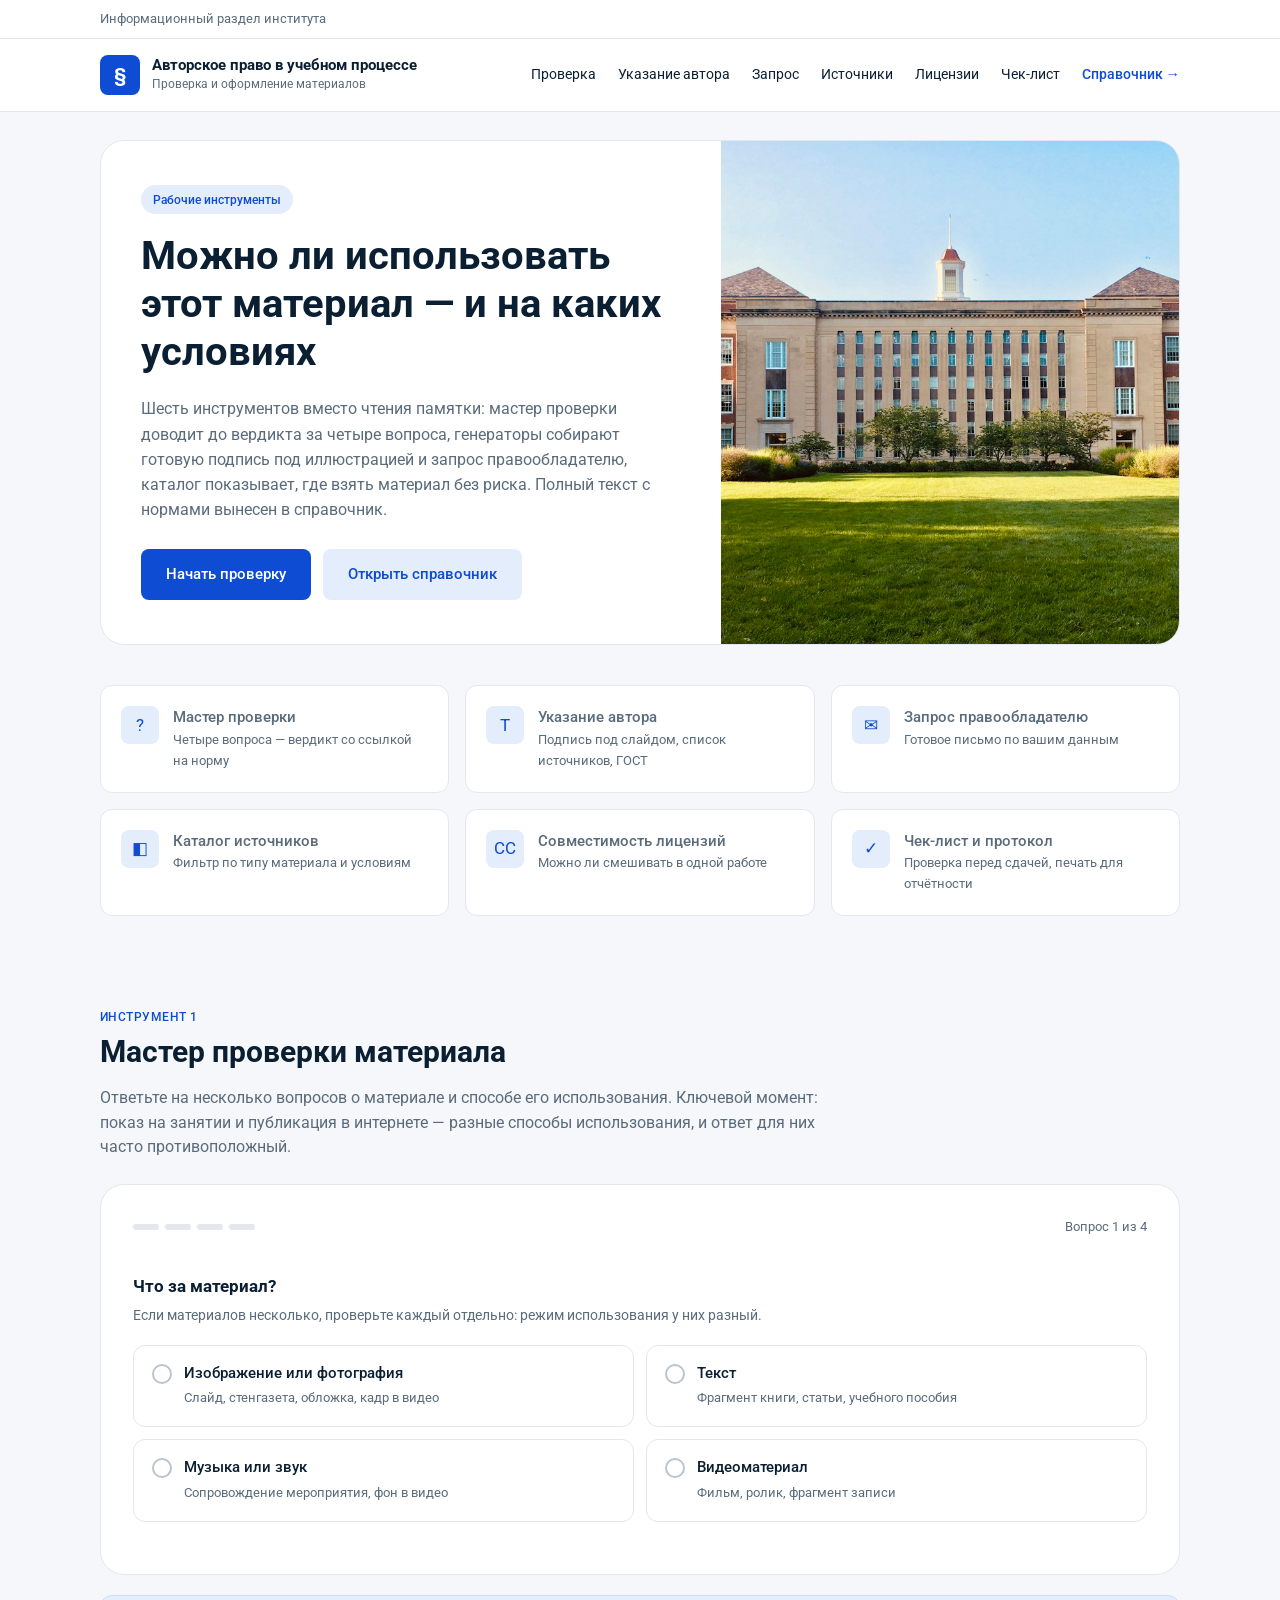
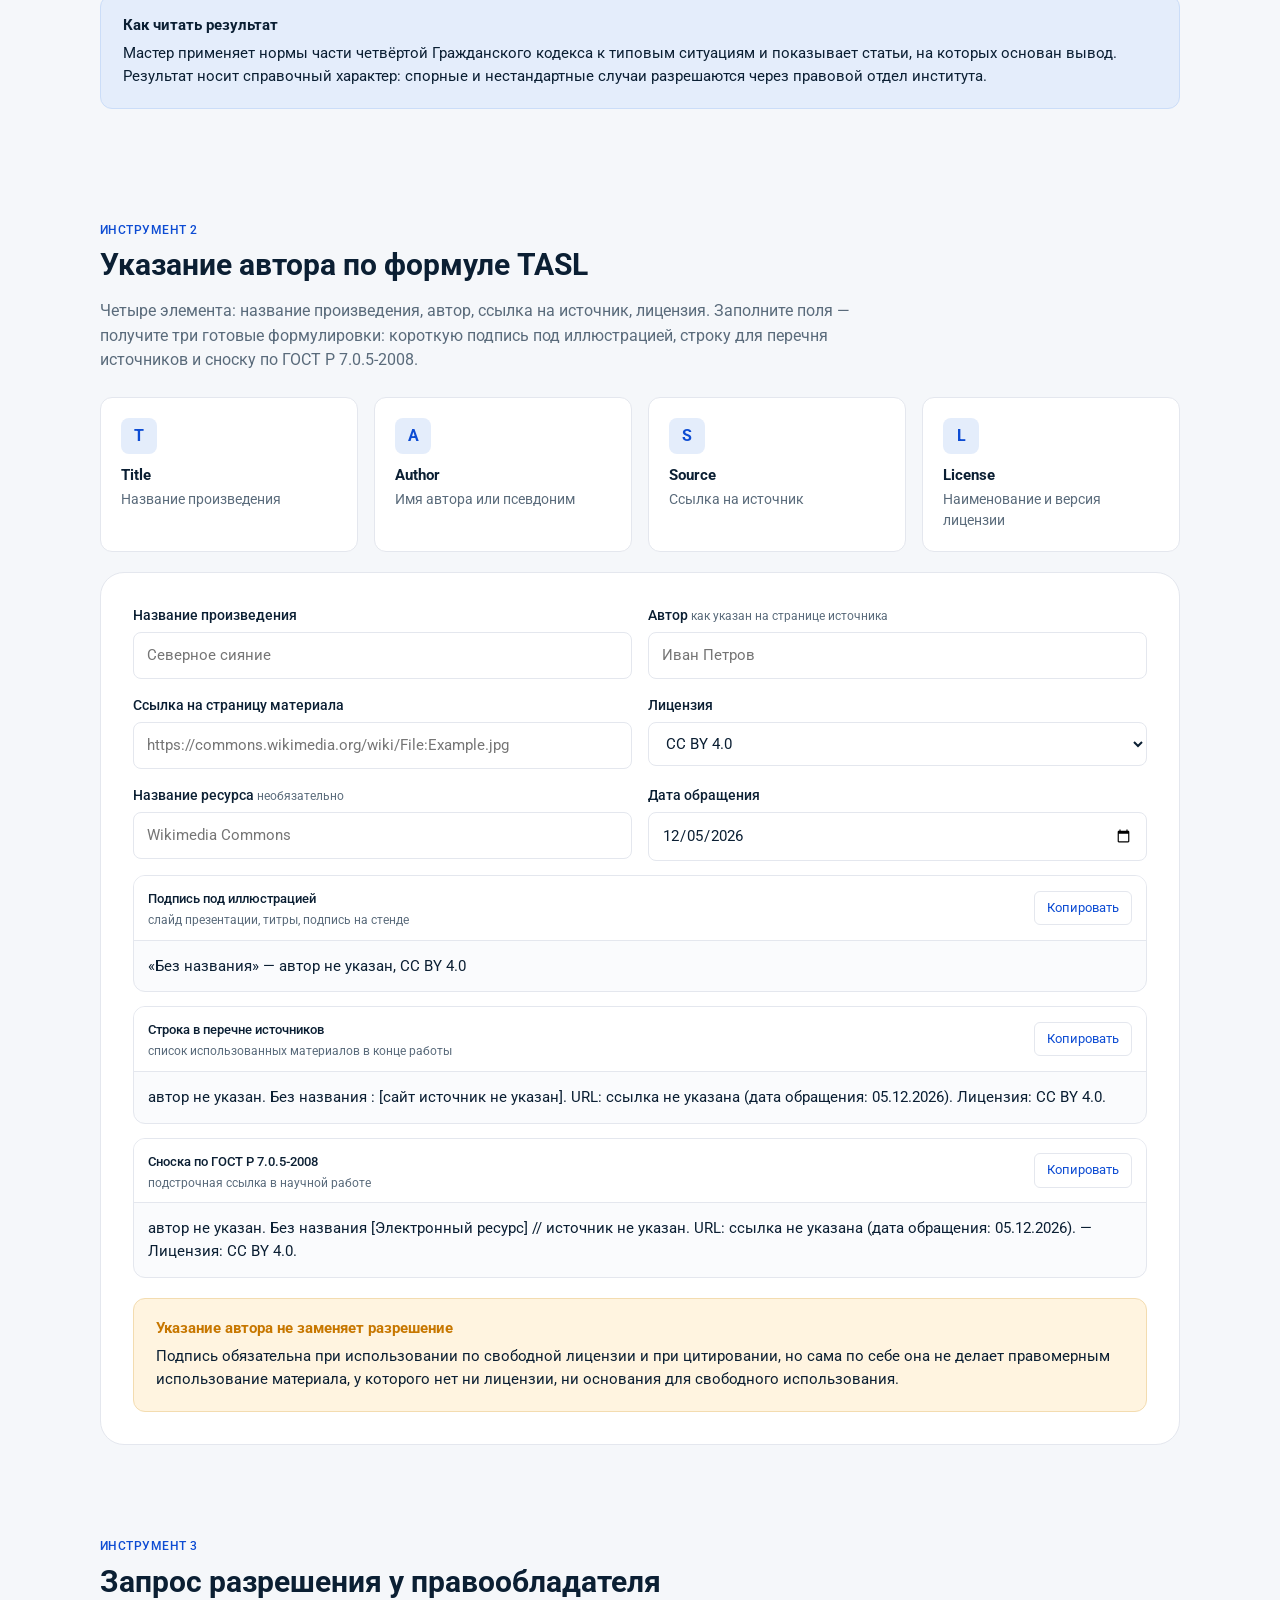
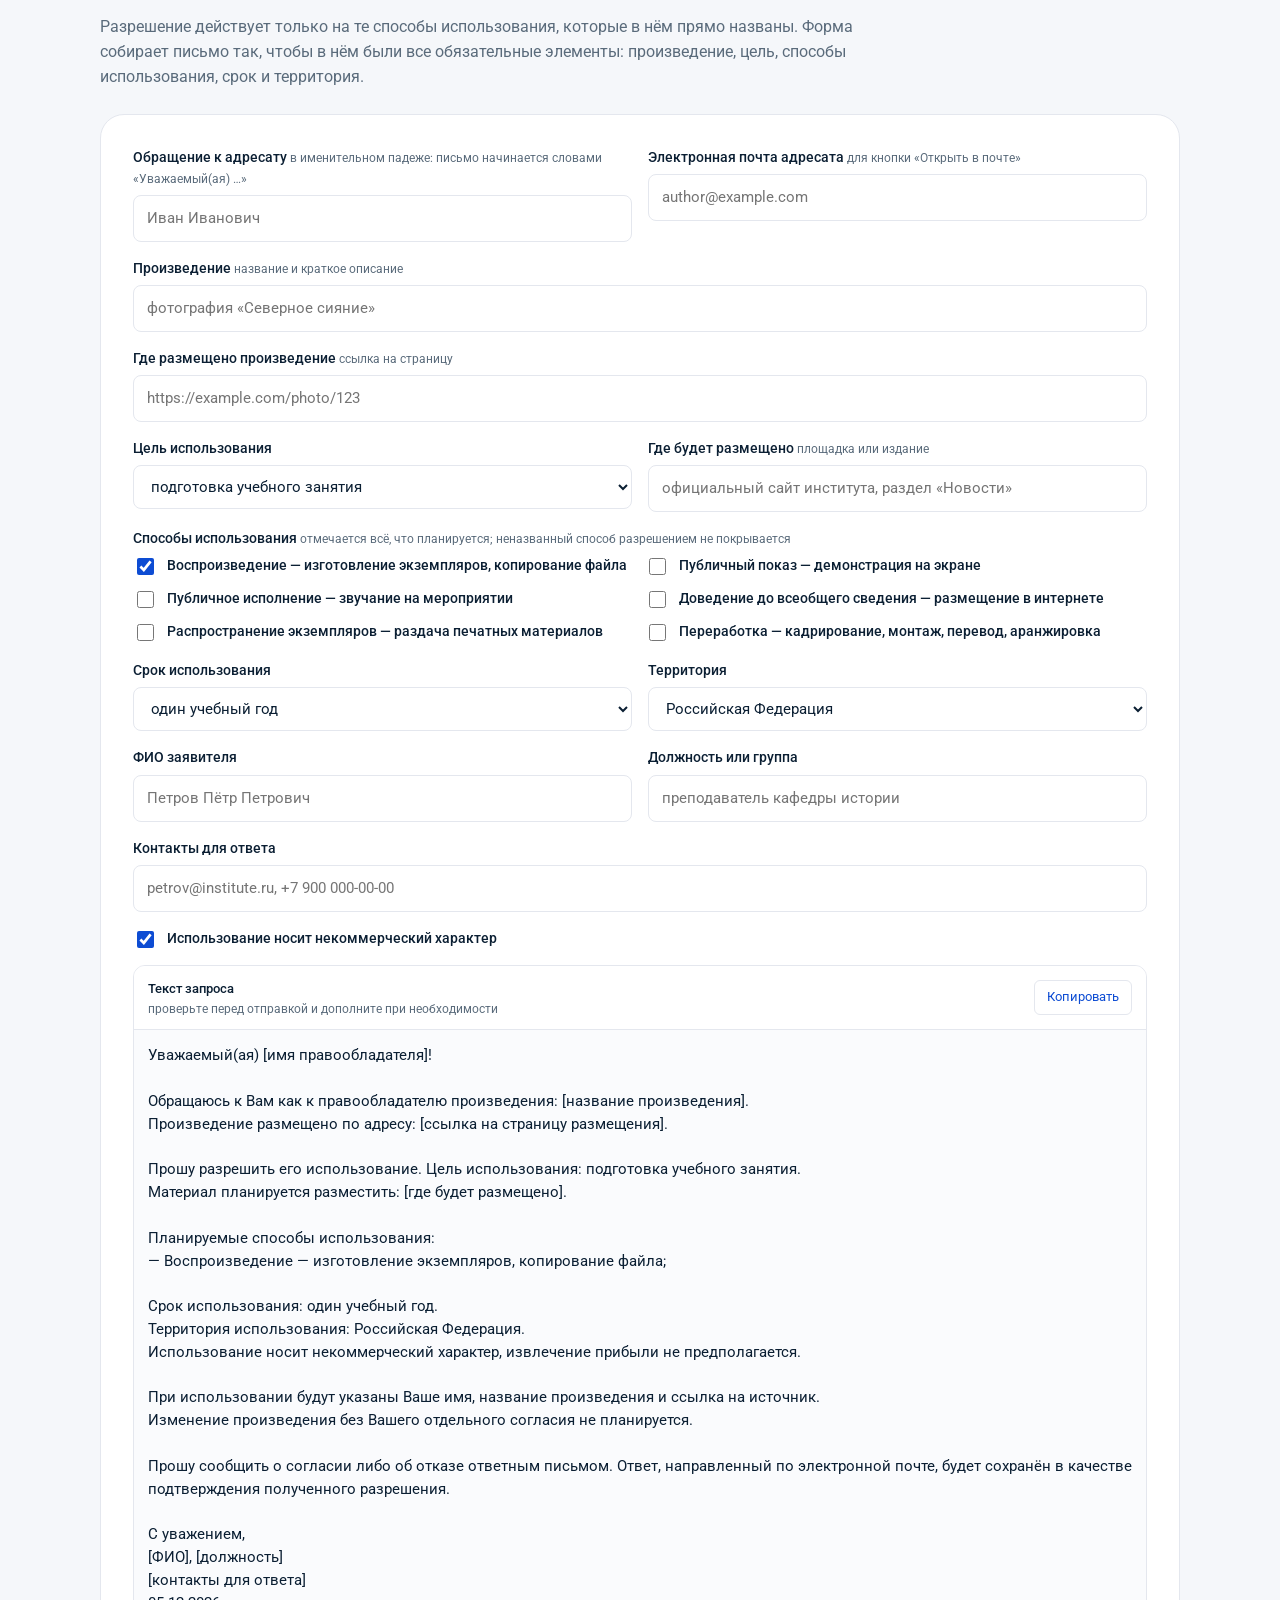
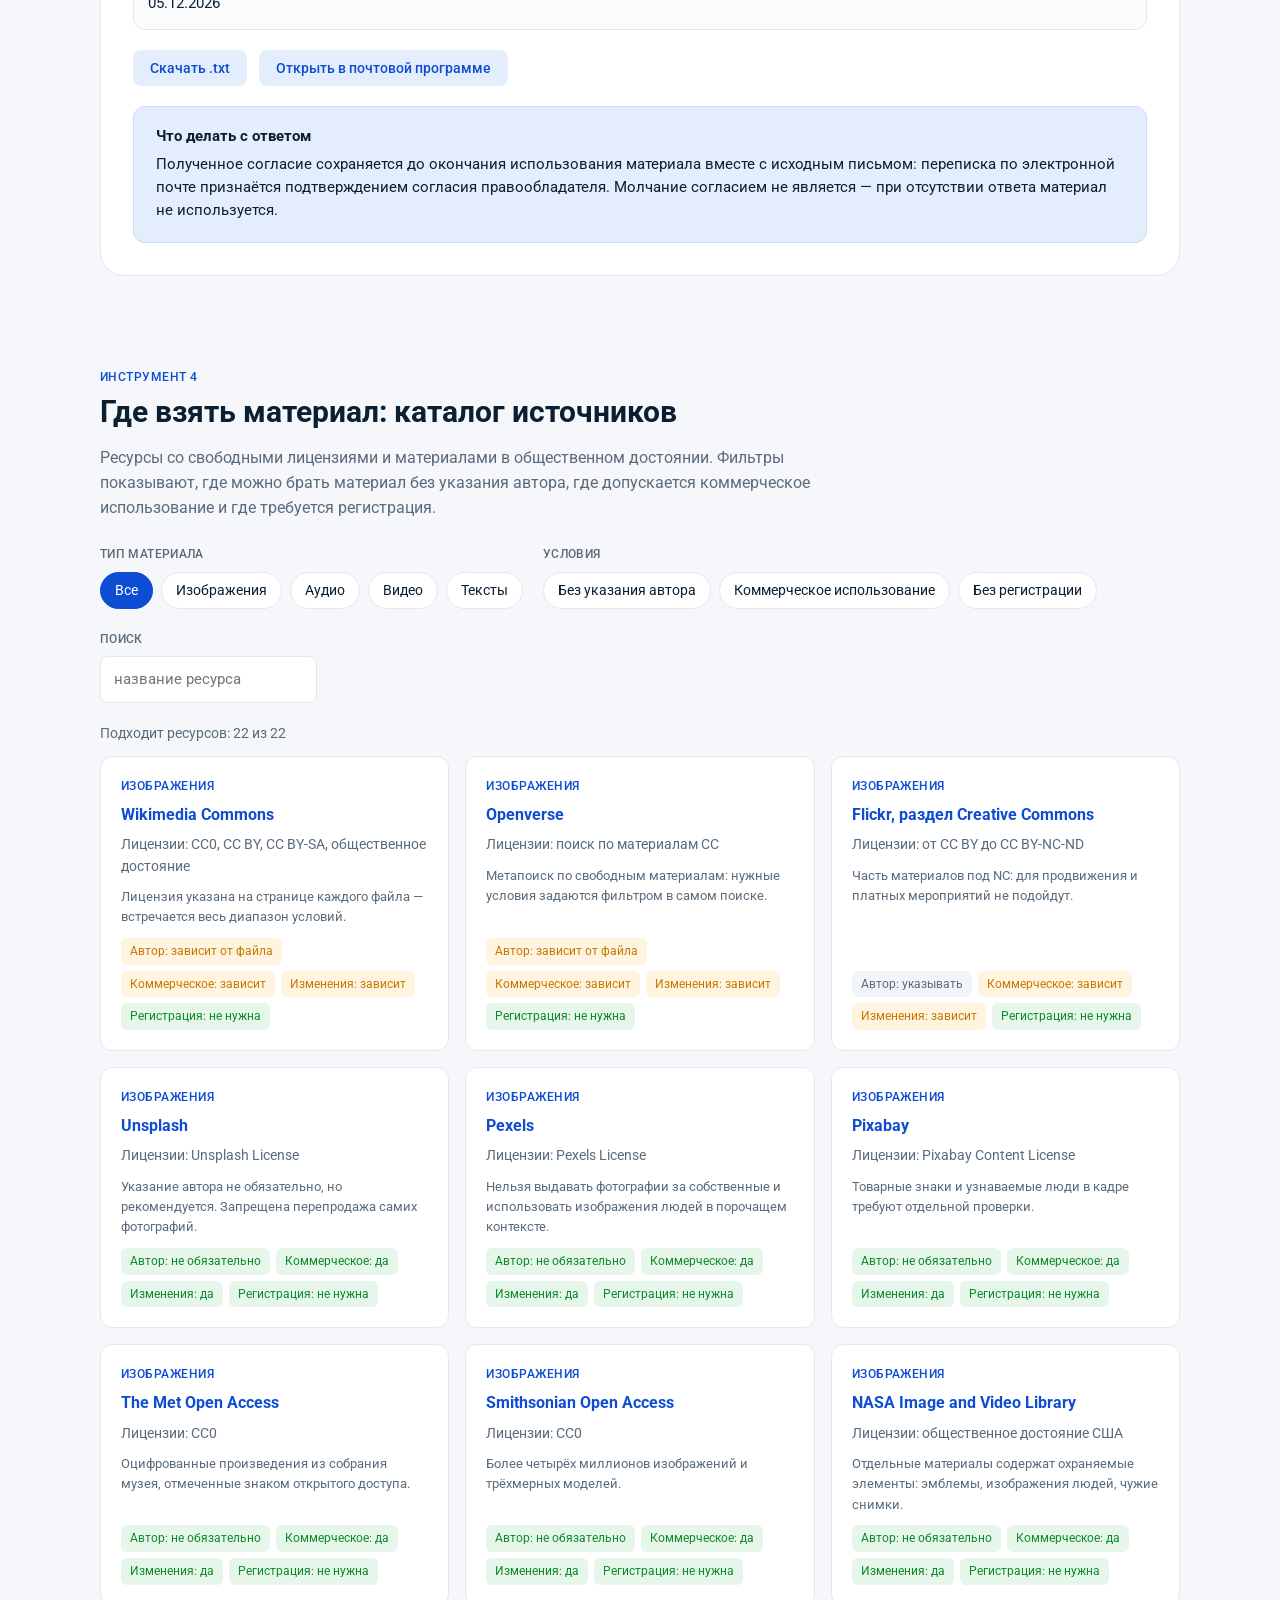
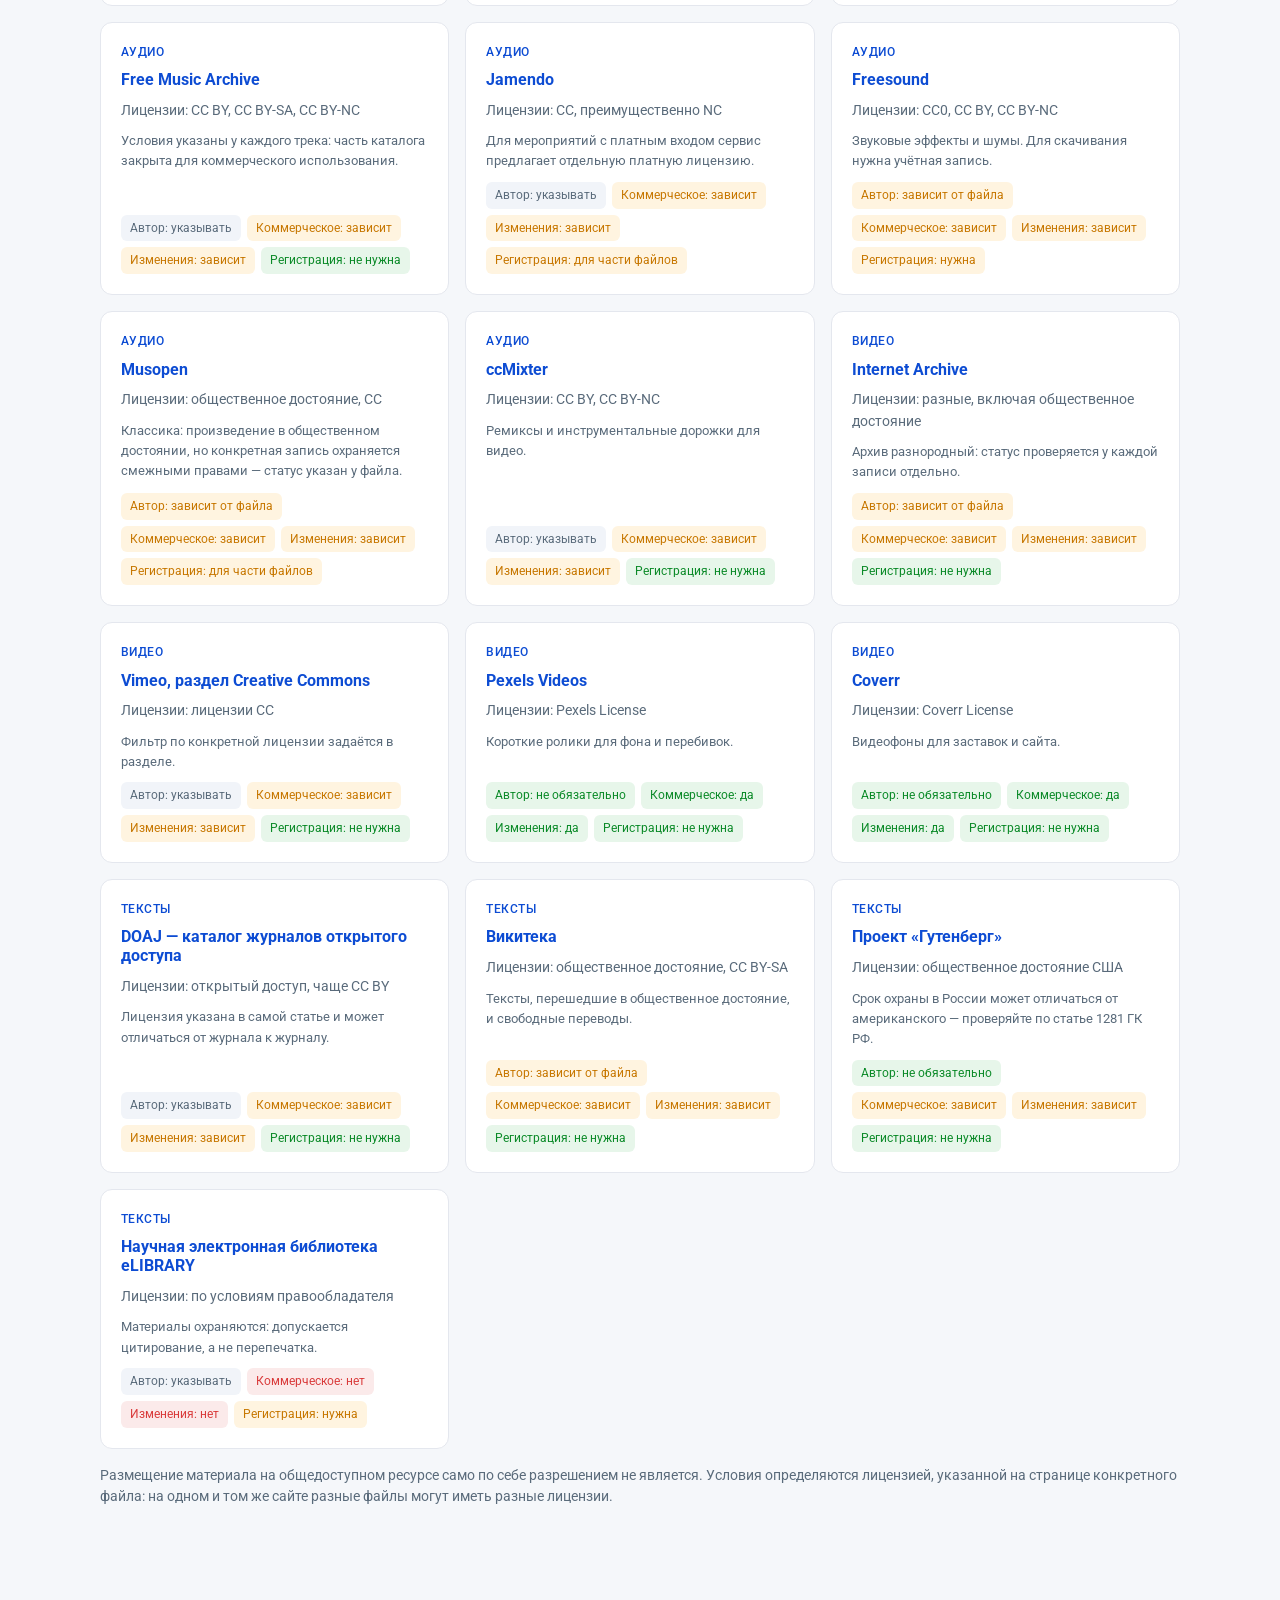
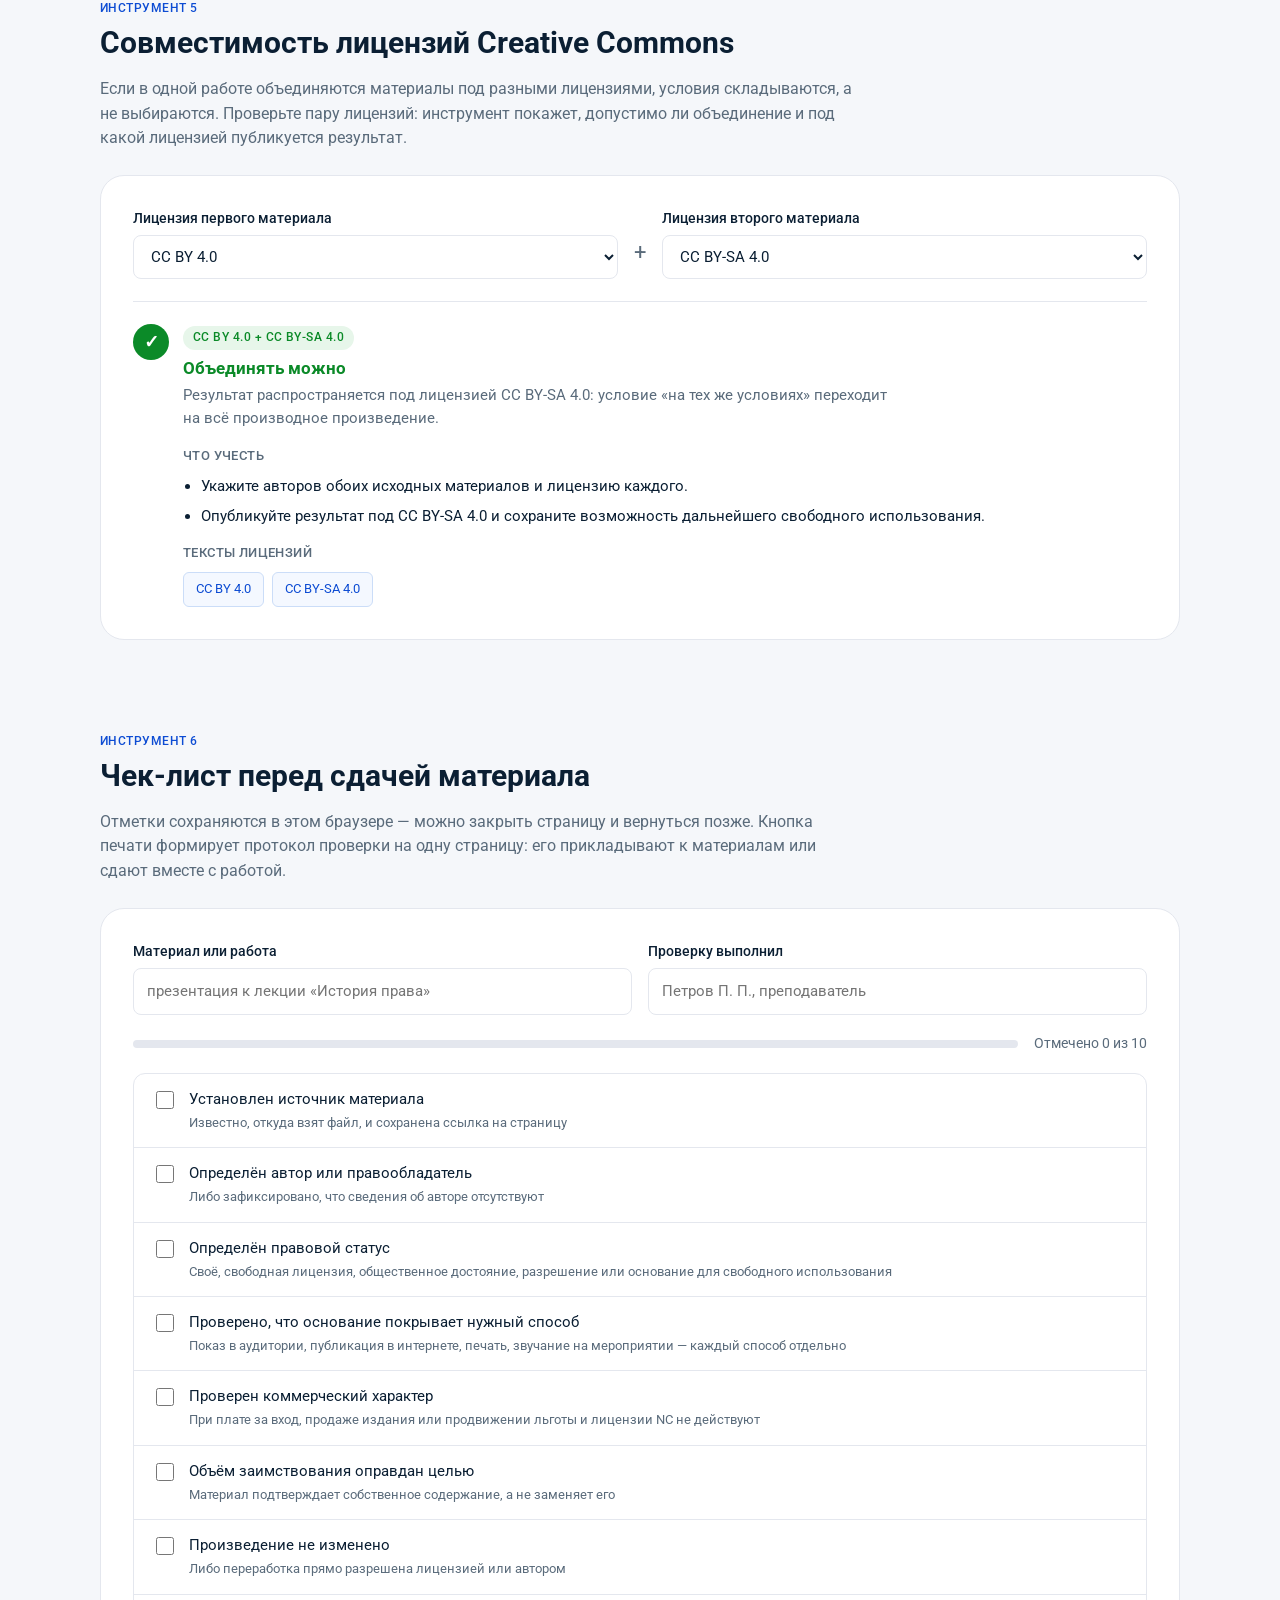
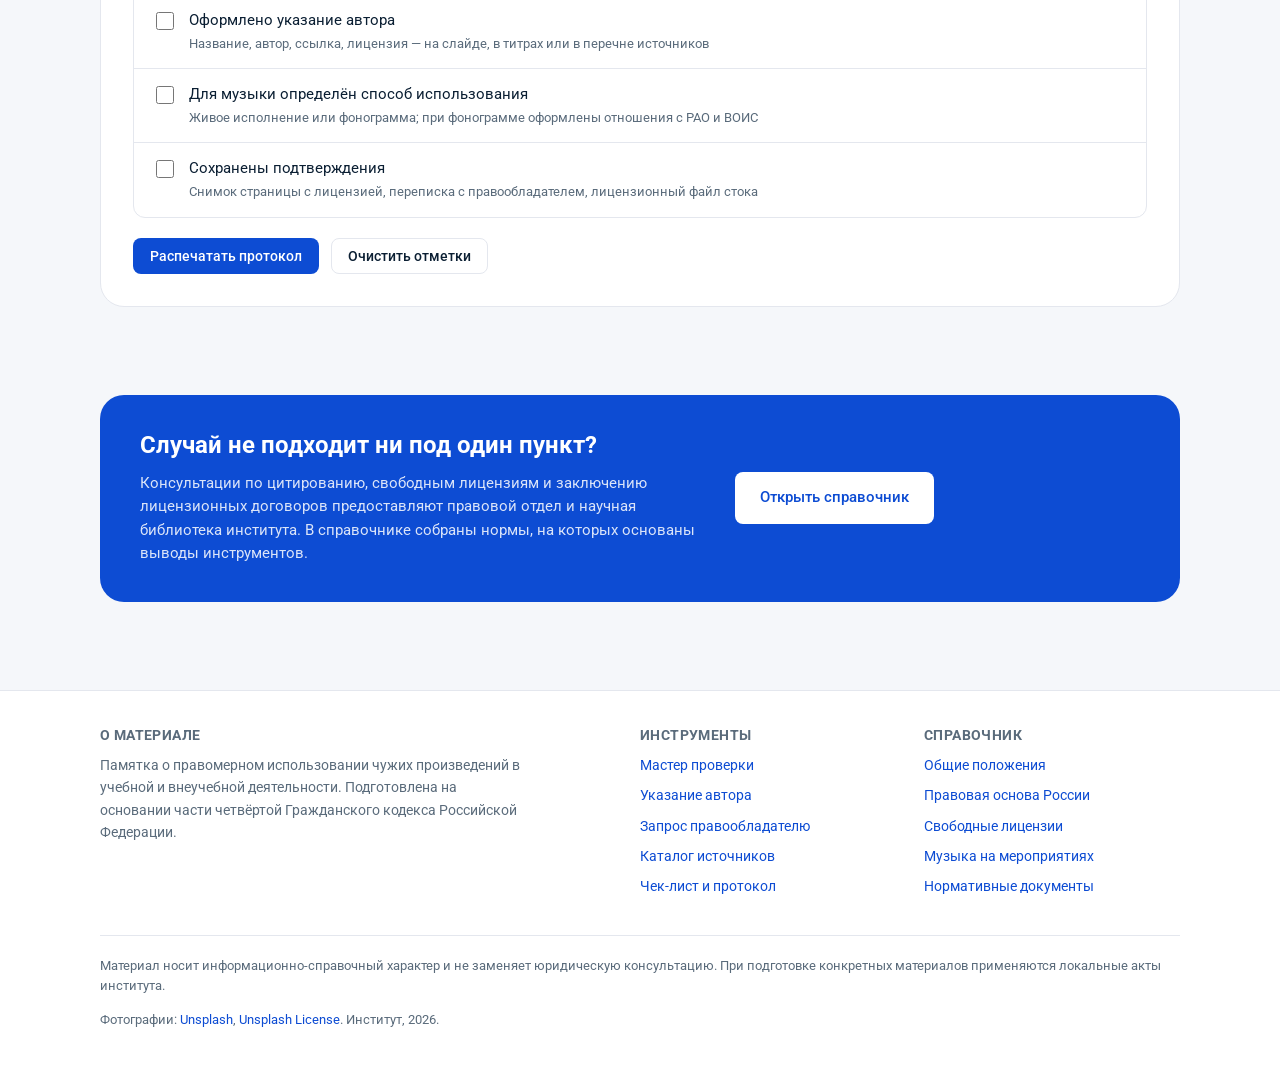
<file: index.html>
<!DOCTYPE html>
<html lang="ru">
<head>
<meta charset="UTF-8">
<meta name="viewport" content="width=device-width, initial-scale=1.0">
<title>Проверка использования чужих материалов — памятка института</title>
<meta name="description" content="Инструменты для проверки: можно ли использовать чужое изображение, текст, музыку или видео в учебной деятельности. Мастер проверки, генератор указания автора, запрос правообладателю, каталог источников со свободными лицензиями.">
<link rel="preconnect" href="https://fonts.googleapis.com">
<link rel="preconnect" href="https://fonts.gstatic.com" crossorigin>
<link href="https://fonts.googleapis.com/css2?family=Roboto:wght@400;500;700&display=swap" rel="stylesheet">
<link rel="stylesheet" href="assets/styles.css">
</head>
<body>

<div class="topline">
  <div class="wrap">
    <span>Информационный раздел института</span>
  </div>
</div>

<header class="site">
  <div class="wrap">
    <a class="logo" href="#top">
      <span class="logo-mark">§</span>
      <span class="logo-text">
        <b>Авторское право в учебном процессе</b>
        <span>Проверка и оформление материалов</span>
      </span>
    </a>
    <nav class="mainnav">
      <a href="#master">Проверка</a>
      <a href="#atribuciya">Указание автора</a>
      <a href="#zapros">Запрос</a>
      <a href="#istochniki">Источники</a>
      <a href="#licenzii">Лицензии</a>
      <a href="#checklist">Чек-лист</a>
      <a href="spravochnik.html" class="nav-cta">Справочник →</a>
    </nav>
  </div>
</header>

<div class="hero" id="top">
  <div class="wrap">
    <div class="hero-card">
      <div class="hero-body">
        <span class="badge">Рабочие инструменты</span>
        <h1>Можно ли использовать этот материал — и на каких условиях</h1>
        <p class="lede">Шесть инструментов вместо чтения памятки: мастер проверки доводит до вердикта за четыре вопроса, генераторы собирают готовую подпись под иллюстрацией и запрос правообладателю, каталог показывает, где взять материал без риска. Полный текст с нормами вынесен в справочник.</p>
        <div class="hero-actions">
          <a href="#master" class="btn btn-primary">Начать проверку</a>
          <a href="spravochnik.html" class="btn btn-secondary">Открыть справочник</a>
        </div>
      </div>
      <div class="hero-media">
        <img src="images/campus-building.jpg" width="1200" height="786" alt="Здание учебного корпуса">
      </div>
    </div>
  </div>
</div>

<section style="padding-top:32px">
  <div class="wrap">
    <div class="tool-nav">
      <a href="#master">
        <span class="tn-ico">?</span>
        <span><b>Мастер проверки</b><span>Четыре вопроса — вердикт со ссылкой на норму</span></span>
      </a>
      <a href="#atribuciya">
        <span class="tn-ico">T</span>
        <span><b>Указание автора</b><span>Подпись под слайдом, список источников, ГОСТ</span></span>
      </a>
      <a href="#zapros">
        <span class="tn-ico">✉</span>
        <span><b>Запрос правообладателю</b><span>Готовое письмо по вашим данным</span></span>
      </a>
      <a href="#istochniki">
        <span class="tn-ico">◧</span>
        <span><b>Каталог источников</b><span>Фильтр по типу материала и условиям</span></span>
      </a>
      <a href="#licenzii">
        <span class="tn-ico">CC</span>
        <span><b>Совместимость лицензий</b><span>Можно ли смешивать в одной работе</span></span>
      </a>
      <a href="#checklist">
        <span class="tn-ico">✓</span>
        <span><b>Чек-лист и протокол</b><span>Проверка перед сдачей, печать для отчётности</span></span>
      </a>
    </div>
  </div>
</section>

<!-- ============ МАСТЕР ПРОВЕРКИ ============ -->
<section id="master">
  <div class="wrap">
    <div class="sec-head">
      <span class="sec-num">Инструмент 1</span>
      <h2>Мастер проверки материала</h2>
      <p>Ответьте на несколько вопросов о материале и способе его использования. Ключевой момент: показ на занятии и публикация в интернете — разные способы использования, и ответ для них часто противоположный.</p>
    </div>

    <div class="tool" id="wizard">
      <div class="wz-top">
        <div class="wz-progress" id="wzProgress" aria-hidden="true"></div>
        <div class="wz-count" id="wzCount"></div>
      </div>
      <div class="wz-crumbs" id="wzCrumbs"></div>
      <div id="wzStep"></div>
      <div class="wz-actions" id="wzActions"></div>
      <div class="result" id="wzResult" hidden></div>
    </div>

    <div class="notice info">
      <h4>Как читать результат</h4>
      <p>Мастер применяет нормы части четвёртой Гражданского кодекса к типовым ситуациям и показывает статьи, на которых основан вывод. Результат носит справочный характер: спорные и нестандартные случаи разрешаются через правовой отдел института.</p>
    </div>
  </div>
</section>

<!-- ============ ГЕНЕРАТОР АТРИБУЦИИ ============ -->
<section id="atribuciya">
  <div class="wrap">
    <div class="sec-head">
      <span class="sec-num">Инструмент 2</span>
      <h2>Указание автора по формуле TASL</h2>
      <p>Четыре элемента: название произведения, автор, ссылка на источник, лицензия. Заполните поля — получите три готовые формулировки: короткую подпись под иллюстрацией, строку для перечня источников и сноску по ГОСТ Р 7.0.5-2008.</p>
    </div>

    <div class="tasl">
      <div class="tasl-item"><div class="tasl-letter">T</div><h4>Title</h4><p>Название произведения</p></div>
      <div class="tasl-item"><div class="tasl-letter">A</div><h4>Author</h4><p>Имя автора или псевдоним</p></div>
      <div class="tasl-item"><div class="tasl-letter">S</div><h4>Source</h4><p>Ссылка на источник</p></div>
      <div class="tasl-item"><div class="tasl-letter">L</div><h4>License</h4><p>Наименование и версия лицензии</p></div>
    </div>

    <div class="tool" style="margin-top:20px">
      <div class="form-grid">
        <div class="field">
          <label for="atTitle">Название произведения</label>
          <input class="inp" id="atTitle" type="text" placeholder="Северное сияние">
        </div>
        <div class="field">
          <label for="atAuthor">Автор <span class="sub">как указан на странице источника</span></label>
          <input class="inp" id="atAuthor" type="text" placeholder="Иван Петров">
        </div>
        <div class="field">
          <label for="atUrl">Ссылка на страницу материала</label>
          <input class="inp" id="atUrl" type="url" placeholder="https://commons.wikimedia.org/wiki/File:Example.jpg">
        </div>
        <div class="field">
          <label for="atLic">Лицензия</label>
          <select class="sel" id="atLic"></select>
        </div>
        <div class="field">
          <label for="atSite">Название ресурса <span class="sub">необязательно</span></label>
          <input class="inp" id="atSite" type="text" placeholder="Wikimedia Commons">
        </div>
        <div class="field">
          <label for="atDate">Дата обращения</label>
          <input class="inp" id="atDate" type="date">
        </div>
      </div>

      <div id="atOut"></div>

      <div class="notice warn" style="margin-bottom:0">
        <h4>Указание автора не заменяет разрешение</h4>
        <p>Подпись обязательна при использовании по свободной лицензии и при цитировании, но сама по себе она не делает правомерным использование материала, у которого нет ни лицензии, ни основания для свободного использования.</p>
      </div>
    </div>
  </div>
</section>

<!-- ============ ЗАПРОС ПРАВООБЛАДАТЕЛЮ ============ -->
<section id="zapros">
  <div class="wrap">
    <div class="sec-head">
      <span class="sec-num">Инструмент 3</span>
      <h2>Запрос разрешения у правообладателя</h2>
      <p>Разрешение действует только на те способы использования, которые в нём прямо названы. Форма собирает письмо так, чтобы в нём были все обязательные элементы: произведение, цель, способы использования, срок и территория.</p>
    </div>

    <div class="tool">
      <div class="form-grid">
        <div class="field">
          <label for="lrTo">Обращение к адресату <span class="sub">в именительном падеже: письмо начинается словами «Уважаемый(ая) …»</span></label>
          <input class="inp" id="lrTo" type="text" placeholder="Иван Иванович">
        </div>
        <div class="field">
          <label for="lrEmail">Электронная почта адресата <span class="sub">для кнопки «Открыть в почте»</span></label>
          <input class="inp" id="lrEmail" type="email" placeholder="author@example.com">
        </div>
        <div class="field wide">
          <label for="lrWork">Произведение <span class="sub">название и краткое описание</span></label>
          <input class="inp" id="lrWork" type="text" placeholder="фотография «Северное сияние»">
        </div>
        <div class="field wide">
          <label for="lrSource">Где размещено произведение <span class="sub">ссылка на страницу</span></label>
          <input class="inp" id="lrSource" type="url" placeholder="https://example.com/photo/123">
        </div>
        <div class="field">
          <label for="lrPurpose">Цель использования</label>
          <select class="sel" id="lrPurpose">
            <option>подготовка учебного занятия</option>
            <option>подготовка методического пособия</option>
            <option>подготовка научной публикации</option>
            <option>оформление студенческого мероприятия</option>
            <option>подготовка учебного видеоматериала</option>
            <option>оформление информационных материалов института</option>
          </select>
        </div>
        <div class="field">
          <label for="lrPlace">Где будет размещено <span class="sub">площадка или издание</span></label>
          <input class="inp" id="lrPlace" type="text" placeholder="официальный сайт института, раздел «Новости»">
        </div>
        <div class="field wide">
          <label>Способы использования <span class="sub">отмечается всё, что планируется; неназванный способ разрешением не покрывается</span></label>
          <div class="chk-grid" id="lrWays"></div>
        </div>
        <div class="field">
          <label for="lrTerm">Срок использования</label>
          <select class="sel" id="lrTerm">
            <option>один учебный год</option>
            <option>три года</option>
            <option>пять лет</option>
            <option>весь срок действия исключительного права</option>
            <option>на время проведения мероприятия</option>
          </select>
        </div>
        <div class="field">
          <label for="lrTerr">Территория</label>
          <select class="sel" id="lrTerr">
            <option>Российская Федерация</option>
            <option>весь мир</option>
          </select>
        </div>
        <div class="field">
          <label for="lrName">ФИО заявителя</label>
          <input class="inp" id="lrName" type="text" placeholder="Петров Пётр Петрович">
        </div>
        <div class="field">
          <label for="lrRole">Должность или группа</label>
          <input class="inp" id="lrRole" type="text" placeholder="преподаватель кафедры истории">
        </div>
        <div class="field wide">
          <label for="lrContacts">Контакты для ответа</label>
          <input class="inp" id="lrContacts" type="text" placeholder="petrov@institute.ru, +7 900 000-00-00">
        </div>
        <div class="field wide">
          <label class="chk"><input type="checkbox" id="lrNonComm" checked> Использование носит некоммерческий характер</label>
        </div>
      </div>

      <div id="lrOut"></div>
      <div class="wz-actions">
        <button class="btn btn-secondary btn-sm" type="button" id="lrDownload">Скачать .txt</button>
        <button class="btn btn-secondary btn-sm" type="button" id="lrMail">Открыть в почтовой программе</button>
      </div>

      <div class="notice info" style="margin-bottom:0">
        <h4>Что делать с ответом</h4>
        <p>Полученное согласие сохраняется до окончания использования материала вместе с исходным письмом: переписка по электронной почте признаётся подтверждением согласия правообладателя. Молчание согласием не является — при отсутствии ответа материал не используется.</p>
      </div>
    </div>
  </div>
</section>

<!-- ============ КАТАЛОГ ИСТОЧНИКОВ ============ -->
<section id="istochniki">
  <div class="wrap">
    <div class="sec-head">
      <span class="sec-num">Инструмент 4</span>
      <h2>Где взять материал: каталог источников</h2>
      <p>Ресурсы со свободными лицензиями и материалами в общественном достоянии. Фильтры показывают, где можно брать материал без указания автора, где допускается коммерческое использование и где требуется регистрация.</p>
    </div>

    <div class="filters" id="catFilters"></div>
    <div class="cat-count" id="catCount"></div>
    <div class="cat-grid" id="catGrid"></div>

    <p class="res-note" style="font-size:.85rem;color:var(--text-2);margin-top:16px">Размещение материала на общедоступном ресурсе само по себе разрешением не является. Условия определяются лицензией, указанной на странице конкретного файла: на одном и том же сайте разные файлы могут иметь разные лицензии.</p>
  </div>
</section>

<!-- ============ СОВМЕСТИМОСТЬ ЛИЦЕНЗИЙ ============ -->
<section id="licenzii">
  <div class="wrap">
    <div class="sec-head">
      <span class="sec-num">Инструмент 5</span>
      <h2>Совместимость лицензий Creative Commons</h2>
      <p>Если в одной работе объединяются материалы под разными лицензиями, условия складываются, а не выбираются. Проверьте пару лицензий: инструмент покажет, допустимо ли объединение и под какой лицензией публикуется результат.</p>
    </div>

    <div class="tool">
      <div class="cc-pick">
        <div class="field">
          <label for="ccA">Лицензия первого материала</label>
          <select class="sel" id="ccA"></select>
        </div>
        <div class="cc-plus">+</div>
        <div class="field">
          <label for="ccB">Лицензия второго материала</label>
          <select class="sel" id="ccB"></select>
        </div>
      </div>
      <div class="cc-result" id="ccResult"></div>
    </div>
  </div>
</section>

<!-- ============ ЧЕК-ЛИСТ ============ -->
<section id="checklist">
  <div class="wrap">
    <div class="sec-head">
      <span class="sec-num">Инструмент 6</span>
      <h2>Чек-лист перед сдачей материала</h2>
      <p>Отметки сохраняются в этом браузере — можно закрыть страницу и вернуться позже. Кнопка печати формирует протокол проверки на одну страницу: его прикладывают к материалам или сдают вместе с работой.</p>
    </div>

    <div class="tool">
      <div class="form-grid">
        <div class="field">
          <label for="clWork">Материал или работа</label>
          <input class="inp" id="clWork" type="text" placeholder="презентация к лекции «История права»">
        </div>
        <div class="field">
          <label for="clAuthor">Проверку выполнил</label>
          <input class="inp" id="clAuthor" type="text" placeholder="Петров П. П., преподаватель">
        </div>
      </div>

      <div class="check-bar">
        <div class="check-progress"><i id="clBar"></i></div>
        <div class="check-stat" id="clStat"></div>
      </div>

      <div class="check-list" id="clList"></div>

      <div class="wz-actions">
        <button class="btn btn-primary btn-sm" type="button" id="clPrint">Распечатать протокол</button>
        <button class="btn btn-ghost btn-sm" type="button" id="clReset">Очистить отметки</button>
      </div>
    </div>

    <!-- Протокол печатается вместо страницы -->
    <div class="protocol" id="clProtocol"></div>
  </div>
</section>

<section>
  <div class="wrap">
    <div class="contact">
      <div>
        <h2>Случай не подходит ни под один пункт?</h2>
        <p>Консультации по цитированию, свободным лицензиям и заключению лицензионных договоров предоставляют правовой отдел и научная библиотека института. В справочнике собраны нормы, на которых основаны выводы инструментов.</p>
      </div>
      <div>
        <a href="spravochnik.html" class="btn btn-white">Открыть справочник</a>
      </div>
    </div>
  </div>
</section>

<footer>
  <div class="wrap">
    <div class="foot-grid">
      <div>
        <h4>О материале</h4>
        <p style="font-size:.9rem;color:var(--text-2);max-width:420px">Памятка о правомерном использовании чужих произведений в учебной и внеучебной деятельности. Подготовлена на основании части четвёртой Гражданского кодекса Российской Федерации.</p>
      </div>
      <div>
        <h4>Инструменты</h4>
        <ul>
          <li><a href="#master">Мастер проверки</a></li>
          <li><a href="#atribuciya">Указание автора</a></li>
          <li><a href="#zapros">Запрос правообладателю</a></li>
          <li><a href="#istochniki">Каталог источников</a></li>
          <li><a href="#checklist">Чек-лист и протокол</a></li>
        </ul>
      </div>
      <div>
        <h4>Справочник</h4>
        <ul>
          <li><a href="spravochnik.html#ponyatiya">Общие положения</a></li>
          <li><a href="spravochnik.html#osnovy">Правовая основа России</a></li>
          <li><a href="spravochnik.html#cc">Свободные лицензии</a></li>
          <li><a href="spravochnik.html#muzyka">Музыка на мероприятиях</a></li>
          <li><a href="spravochnik.html#dokumenty">Нормативные документы</a></li>
        </ul>
      </div>
    </div>
    <div class="disclaimer">
      <p>Материал носит информационно-справочный характер и не заменяет юридическую консультацию. При подготовке конкретных материалов применяются локальные акты института.</p>
      <p>Фотографии: <a href="https://unsplash.com/" target="_blank" rel="noopener">Unsplash</a>, <a href="https://unsplash.com/license" target="_blank" rel="noopener">Unsplash License</a>. Институт, 2026.</p>
    </div>
  </div>
</footer>

<div class="toast" id="toast" role="status" aria-live="polite"></div>

<script src="assets/tools.js"></script>
</body>
</html>
</file>
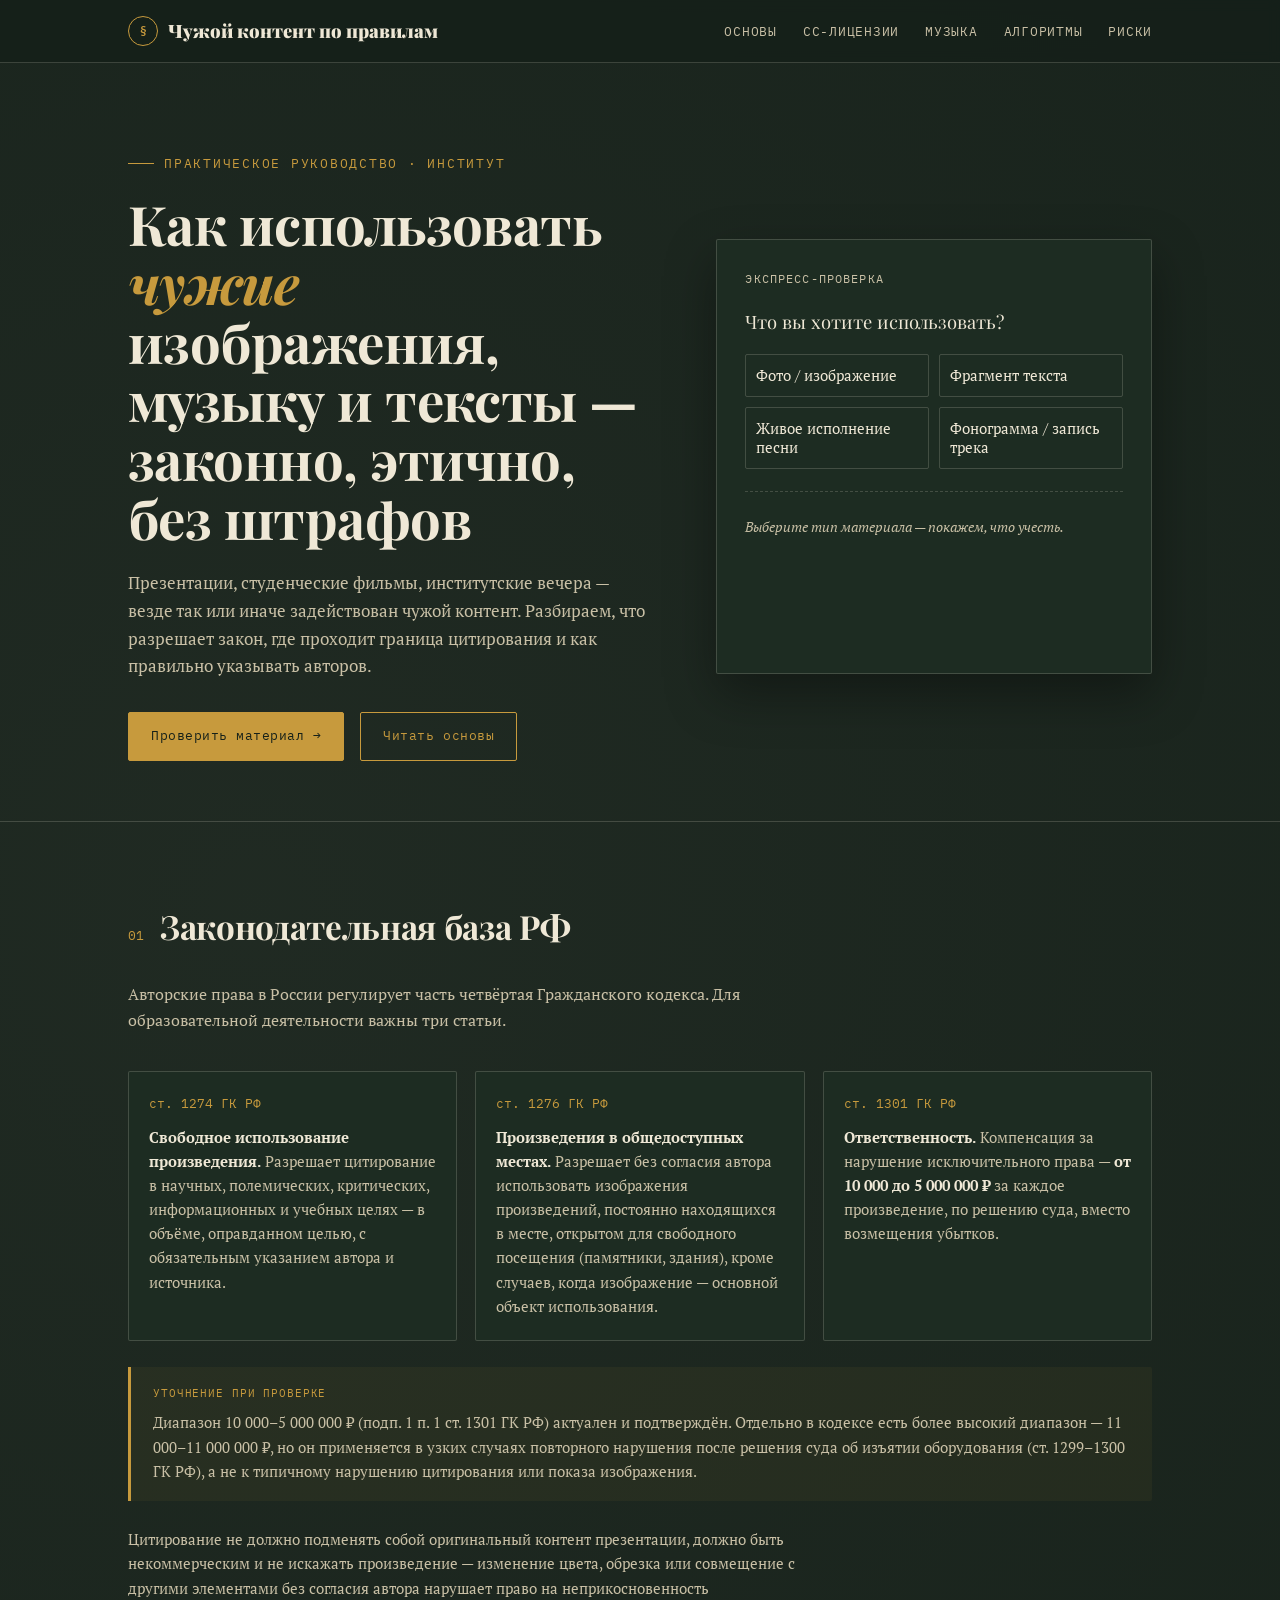
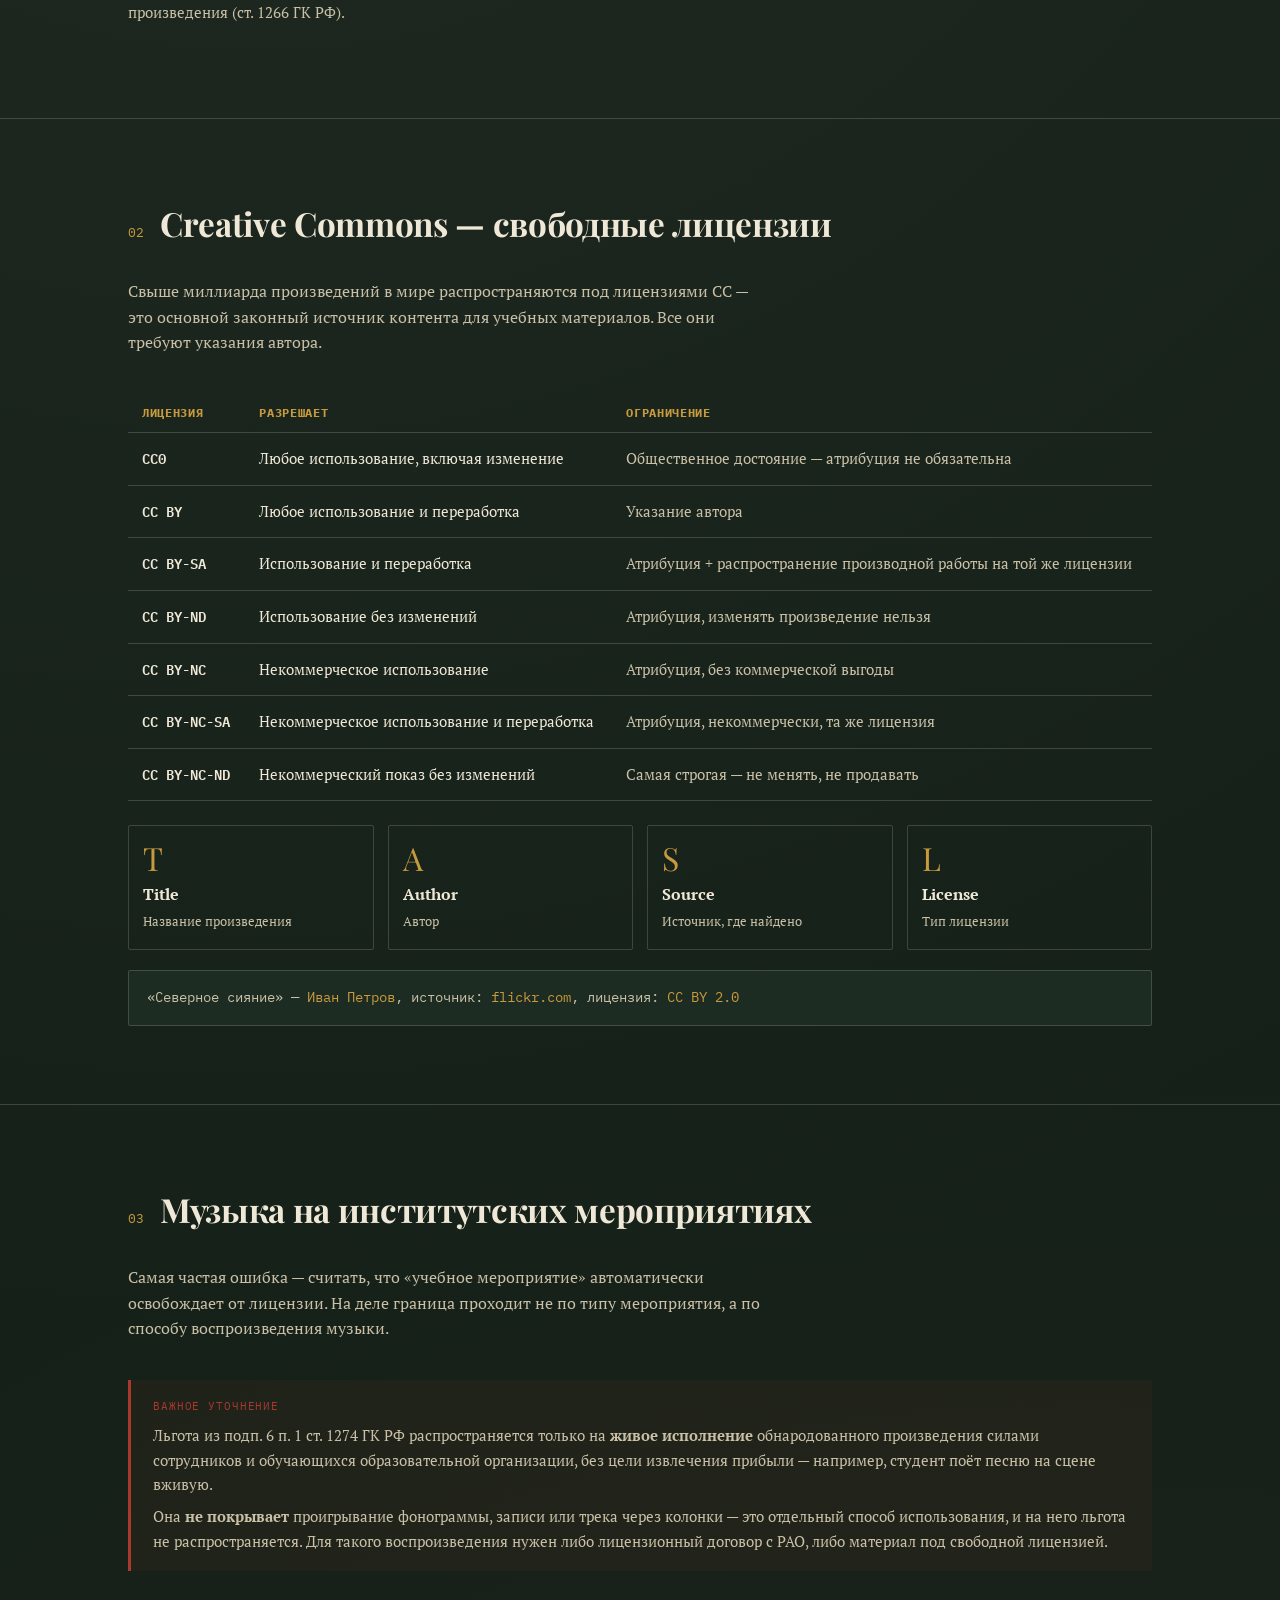
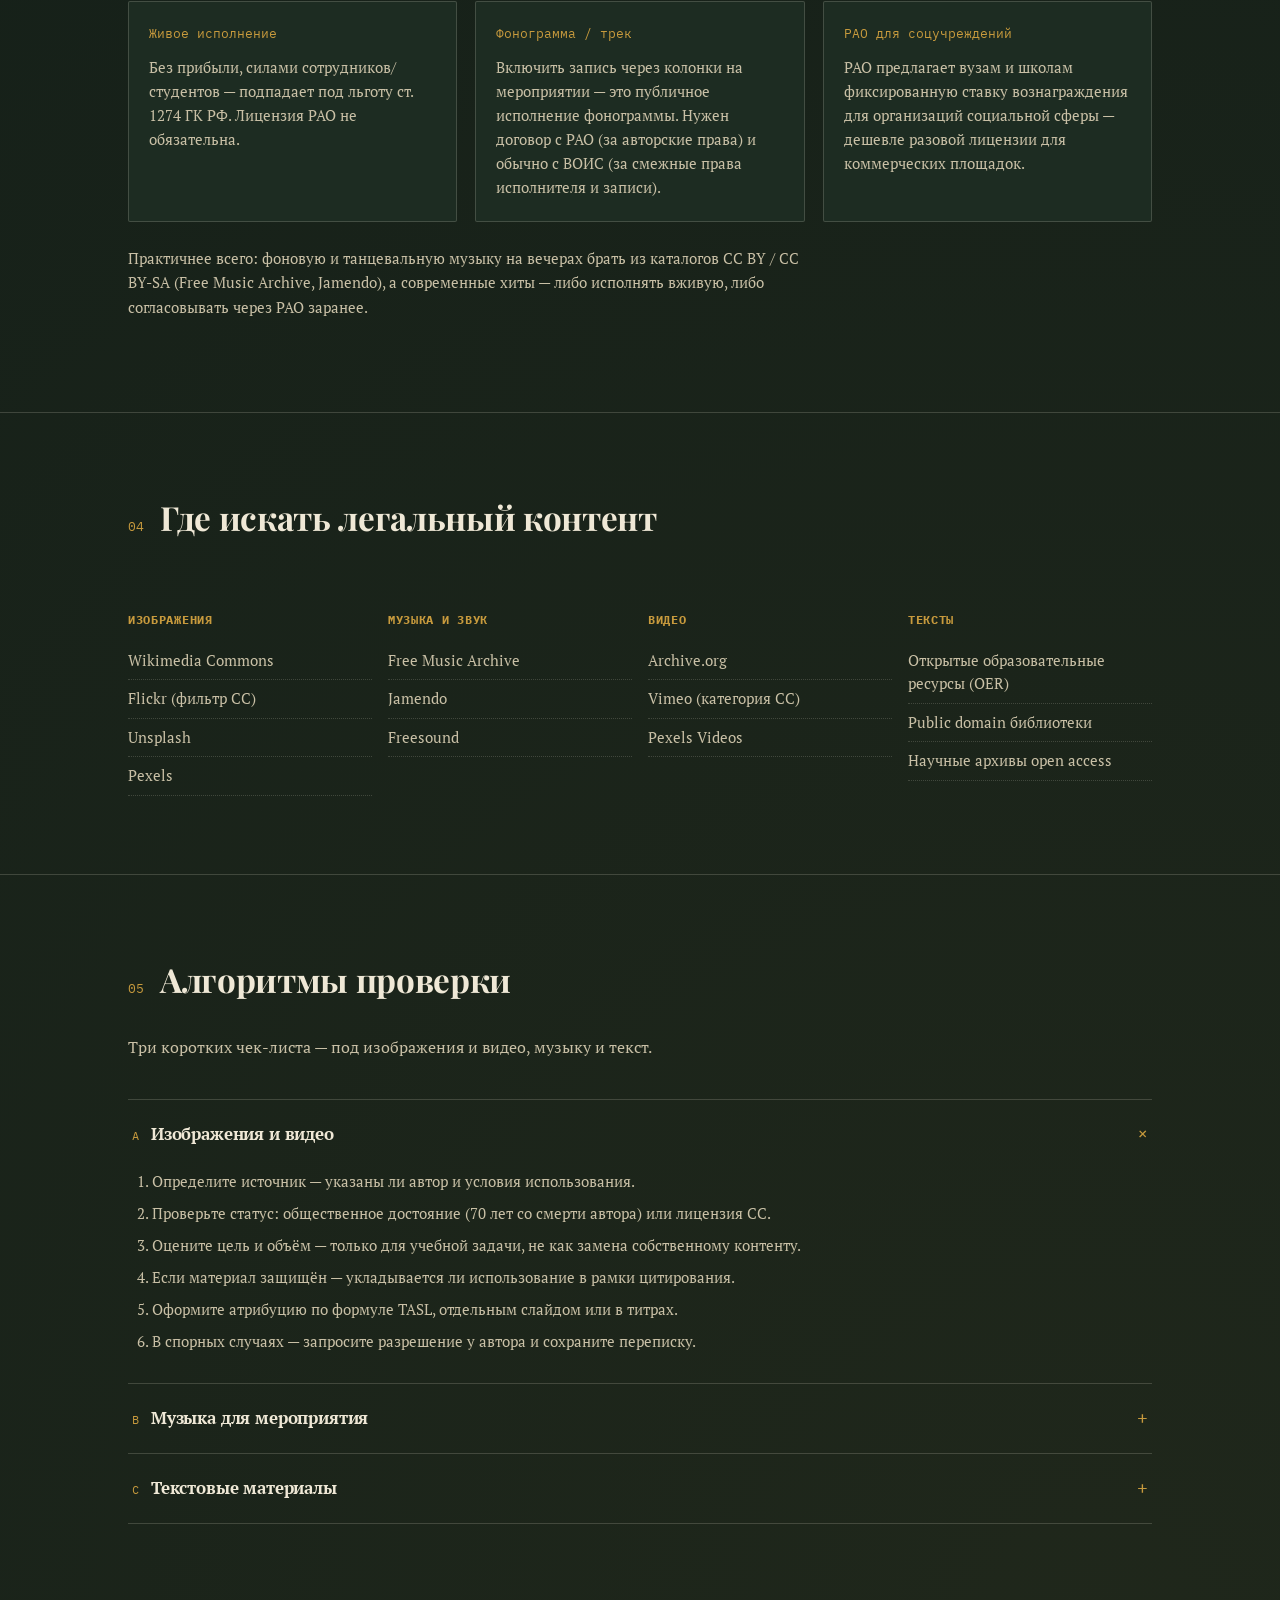
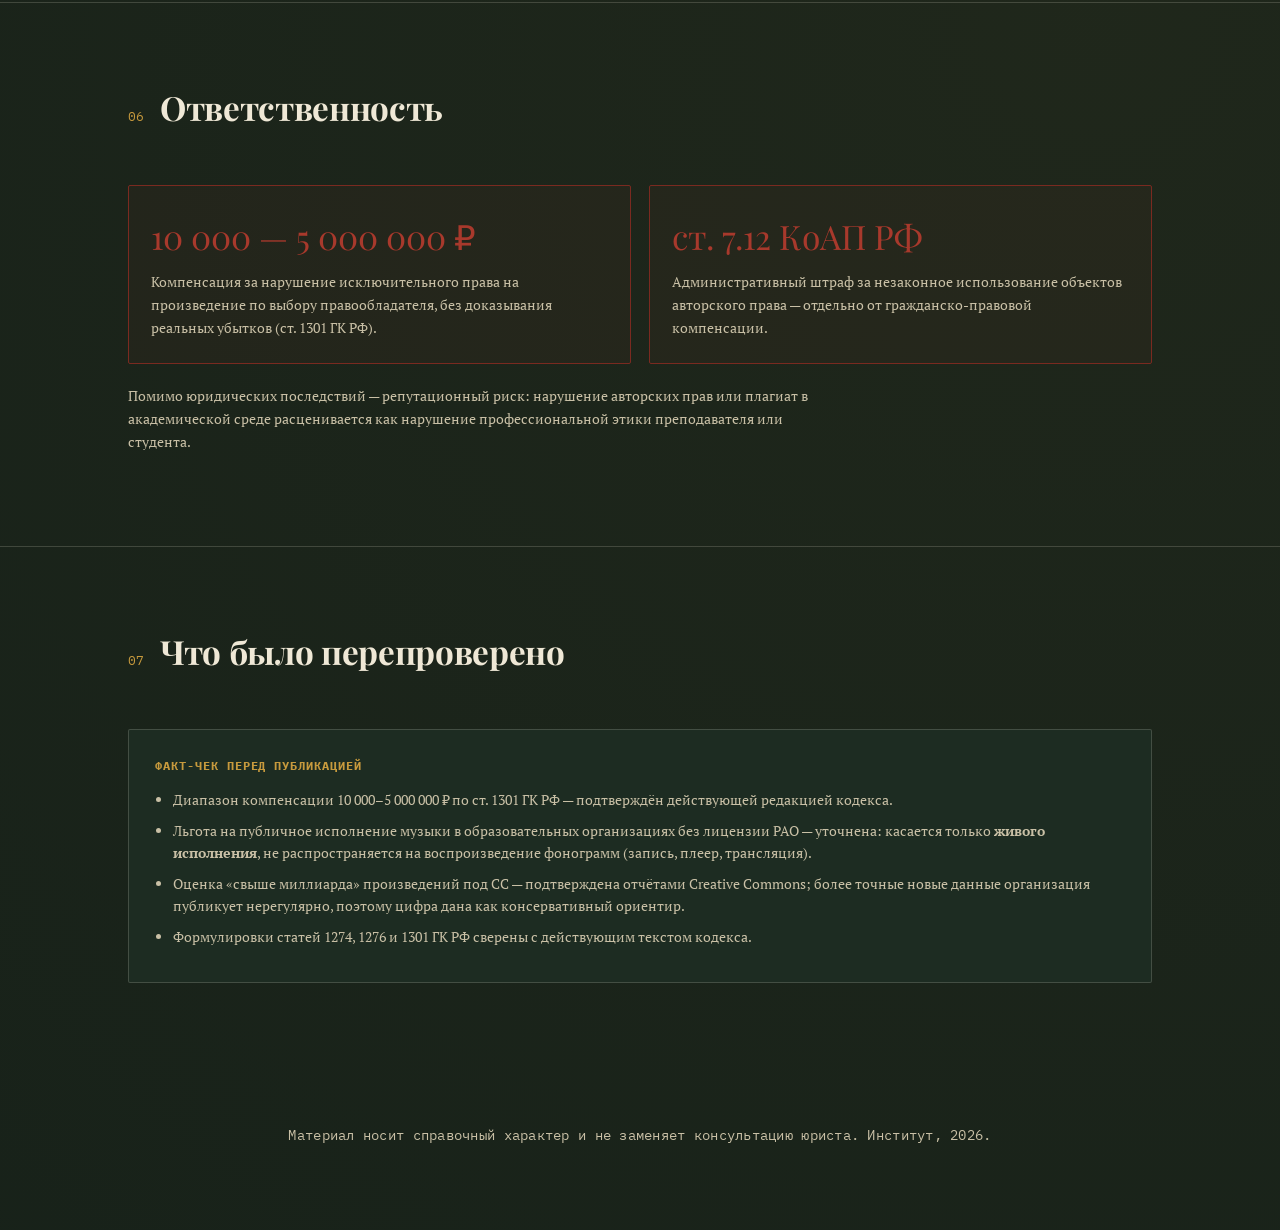
<file: pravomernoe-ispolzovanie.html>
<!DOCTYPE html>
<html lang="ru">
<head>
<meta charset="UTF-8">
<meta name="viewport" content="width=device-width, initial-scale=1.0">
<title>Чужой контент по правилам — руководство для Института</title>
<link rel="preconnect" href="https://fonts.googleapis.com">
<link href="https://fonts.googleapis.com/css2?family=Playfair+Display:ital,wght@0,600;0,700;0,900;1,600&family=PT+Serif:ital,wght@0,400;0,700;1,400&family=IBM+Plex+Mono:wght@400;500;600&display=swap" rel="stylesheet">
<style>
  :root{
    --ink:#152019;
    --ink-2:#1d2c22;
    --paper:#efe8d6;
    --paper-dim:#c9c0a6;
    --stamp-red:#a8392c;
    --stamp-red-dim:#7a2a20;
    --gold:#c79a3d;
    --gold-dim:#8f7028;
    --green-ok:#4c7a52;
    --line: rgba(239,232,214,0.18);
    --shadow: 0 20px 50px rgba(0,0,0,0.35);
    --radius: 2px;
  }
  *{box-sizing:border-box;}
  html{scroll-behavior:smooth;}
  body{
    margin:0;
    background:var(--ink);
    color:var(--paper);
    font-family:'PT Serif', Georgia, serif;
    line-height:1.6;
    -webkit-font-smoothing:antialiased;
  }
  ::selection{background:var(--gold);color:var(--ink);}

  .paper-texture{
    background-image:
      radial-gradient(circle at 20% 15%, rgba(239,232,214,0.05), transparent 40%),
      radial-gradient(circle at 85% 80%, rgba(199,154,61,0.06), transparent 45%);
  }

  h1,h2,h3{
    font-family:'Playfair Display', serif;
    font-weight:700;
    margin:0 0 .4em 0;
    letter-spacing:-0.01em;
  }
  .mono{
    font-family:'IBM Plex Mono', monospace;
    letter-spacing:0.02em;
  }
  a{color:inherit;}
  .wrap{max-width:1080px;margin:0 auto;padding:0 28px;}

  /* ---------- NAV ---------- */
  nav{
    position:sticky;top:0;z-index:50;
    background:rgba(21,32,25,0.92);
    backdrop-filter:blur(6px);
    border-bottom:1px solid var(--line);
  }
  nav .wrap{display:flex;align-items:center;justify-content:space-between;padding-top:16px;padding-bottom:16px;}
  .brand{
    font-family:'Playfair Display',serif;
    font-weight:900;font-size:1.15rem;
    display:flex;align-items:center;gap:10px;
  }
  .brand-seal{
    width:30px;height:30px;border-radius:50%;
    border:1.5px solid var(--gold);
    display:flex;align-items:center;justify-content:center;
    font-family:'IBM Plex Mono',monospace;font-size:11px;color:var(--gold);
    flex-shrink:0;
  }
  .navlinks{display:flex;gap:26px;font-family:'IBM Plex Mono',monospace;font-size:12.5px;text-transform:uppercase;letter-spacing:0.06em;}
  .navlinks a{text-decoration:none;color:var(--paper-dim);transition:color .2s;}
  .navlinks a:hover{color:var(--gold);}
  @media(max-width:760px){.navlinks{display:none;}}

  /* ---------- HERO ---------- */
  header.hero{
    padding:90px 0 60px;
    position:relative;
    overflow:hidden;
  }
  .eyebrow{
    font-family:'IBM Plex Mono',monospace;
    font-size:12.5px;letter-spacing:0.14em;text-transform:uppercase;
    color:var(--gold);
    display:flex;align-items:center;gap:10px;margin-bottom:22px;
  }
  .eyebrow::before{content:"";width:26px;height:1px;background:var(--gold);display:inline-block;}
  .hero-grid{
    display:grid;grid-template-columns:1.1fr 0.9fr;gap:56px;align-items:center;
  }
  @media(max-width:900px){.hero-grid{grid-template-columns:1fr;}}
  h1.title{
    font-size:clamp(2.2rem, 4.4vw, 3.4rem);
    line-height:1.08;
    max-width:640px;
  }
  h1.title em{
    font-style:italic;color:var(--gold);
  }
  .lede{
    font-size:1.08rem;color:var(--paper-dim);max-width:520px;margin-top:18px;
  }
  .hero-cta{display:flex;gap:16px;margin-top:32px;flex-wrap:wrap;}
  .btn{
    font-family:'IBM Plex Mono',monospace;font-size:13px;letter-spacing:0.04em;
    padding:13px 22px;border-radius:var(--radius);text-decoration:none;
    display:inline-flex;align-items:center;gap:8px;
    border:1px solid var(--gold);color:var(--gold);
    transition:all .2s;
  }
  .btn.filled{background:var(--gold);color:var(--ink);border-color:var(--gold);}
  .btn:hover{background:var(--gold);color:var(--ink);}

  /* ---------- STAMP CHECKER (signature element) ---------- */
  .checker{
    background:var(--ink-2);
    border:1px solid var(--line);
    border-radius:var(--radius);
    padding:30px 28px 32px;
    box-shadow:var(--shadow);
    position:relative;
  }
  .checker-label{
    font-family:'IBM Plex Mono',monospace;font-size:11.5px;text-transform:uppercase;
    letter-spacing:0.1em;color:var(--paper-dim);margin-bottom:18px;
  }
  .checker-q{font-family:'Playfair Display',serif;font-size:1.15rem;margin-bottom:18px;}
  .type-btns{display:grid;grid-template-columns:repeat(2,1fr);gap:10px;margin-bottom:22px;}
  .type-btn{
    font-family:'PT Serif',serif;font-size:.92rem;
    background:transparent;border:1px solid var(--line);color:var(--paper);
    padding:11px 10px;border-radius:var(--radius);cursor:pointer;text-align:left;
    transition:border-color .2s, background .2s;
  }
  .type-btn:hover{border-color:var(--gold);}
  .type-btn.active{border-color:var(--gold);background:rgba(199,154,61,0.1);}
  .stamp-area{
    border-top:1px dashed var(--line);
    padding-top:22px;min-height:150px;
  }
  .stamp{
    display:inline-flex;flex-direction:column;align-items:flex-start;gap:6px;
    border:2.5px solid var(--green-ok);
    color:var(--green-ok);
    padding:10px 16px;
    transform:rotate(-2deg);
    border-radius:3px;
    font-family:'IBM Plex Mono',monospace;
  }
  .stamp.warn{border-color:var(--stamp-red);color:var(--stamp-red);transform:rotate(1.4deg);}
  .stamp-word{font-size:1.05rem;font-weight:600;letter-spacing:0.06em;}
  .stamp-sub{font-size:11px;color:var(--paper-dim);font-family:'PT Serif',serif;margin-top:10px;max-width:340px;transform:rotate(0deg);}
  .stamp-hint{color:var(--paper-dim);font-size:.9rem;font-style:italic;}

  /* ---------- SECTIONS ---------- */
  section{padding:78px 0;border-top:1px solid var(--line);}
  .section-head{display:flex;align-items:baseline;gap:16px;margin-bottom:38px;flex-wrap:wrap;}
  .section-num{font-family:'IBM Plex Mono',monospace;color:var(--gold);font-size:13px;}
  .section-head h2{font-size:clamp(1.6rem,2.6vw,2.1rem);}
  .section-sub{color:var(--paper-dim);max-width:640px;margin-top:-22px;margin-bottom:38px;}

  /* article cards */
  .card-grid{display:grid;grid-template-columns:repeat(3,1fr);gap:18px;}
  @media(max-width:860px){.card-grid{grid-template-columns:1fr;}}
  .art-card{
    background:var(--ink-2);border:1px solid var(--line);border-radius:var(--radius);
    padding:22px 20px;
  }
  .art-code{font-family:'IBM Plex Mono',monospace;color:var(--gold);font-size:13px;margin-bottom:10px;display:block;}
  .art-card p{margin:0;font-size:.94rem;color:var(--paper-dim);}
  .art-card strong{color:var(--paper);}

  /* callout / correction box */
  .callout{
    border-left:3px solid var(--gold);
    background:rgba(199,154,61,0.06);
    padding:18px 22px;border-radius:0 var(--radius) var(--radius) 0;
    margin:26px 0;
  }
  .callout .tag{font-family:'IBM Plex Mono',monospace;font-size:11px;color:var(--gold);text-transform:uppercase;letter-spacing:0.08em;margin-bottom:8px;display:block;}
  .callout p{margin:0;font-size:.95rem;color:var(--paper-dim);}
  .callout p + p{margin-top:8px;}
  .callout.danger{border-left-color:var(--stamp-red);background:rgba(168,57,44,0.07);}
  .callout.danger .tag{color:var(--stamp-red);}

  /* CC license table */
  .cc-table{width:100%;border-collapse:collapse;margin-top:10px;}
  .cc-table th{
    text-align:left;font-family:'IBM Plex Mono',monospace;font-size:11.5px;
    text-transform:uppercase;letter-spacing:0.06em;color:var(--gold);
    padding:10px 14px;border-bottom:1px solid var(--line);
  }
  .cc-table td{padding:14px 14px;border-bottom:1px solid var(--line);font-size:.92rem;vertical-align:top;}
  .cc-table tr:hover td{background:rgba(239,232,214,0.03);}
  .cc-code{font-family:'IBM Plex Mono',monospace;color:var(--paper);font-weight:600;font-size:.85rem;}
  .cc-table td.dim{color:var(--paper-dim);}
  @media(max-width:760px){
    .cc-table thead{display:none;}
    .cc-table, .cc-table tbody, .cc-table tr, .cc-table td{display:block;width:100%;}
    .cc-table tr{border-bottom:1px solid var(--line);padding:14px 0;}
    .cc-table td{border:none;padding:4px 0;}
    .cc-table td::before{content:attr(data-label);display:block;font-family:'IBM Plex Mono',monospace;font-size:10px;color:var(--gold);text-transform:uppercase;margin-bottom:2px;}
  }

  /* TASL */
  .tasl{display:grid;grid-template-columns:repeat(4,1fr);gap:14px;margin-top:24px;}
  @media(max-width:760px){.tasl{grid-template-columns:1fr 1fr;}}
  .tasl-item{border:1px solid var(--line);padding:16px 14px;border-radius:var(--radius);}
  .tasl-letter{font-family:'Playfair Display',serif;font-size:2rem;color:var(--gold);line-height:1;}
  .tasl-item h4{margin:8px 0 4px;font-family:'PT Serif',serif;font-size:.98rem;color:var(--paper);}
  .tasl-item p{margin:0;font-size:.84rem;color:var(--paper-dim);}
  .tasl-example{
    margin-top:20px;font-family:'IBM Plex Mono',monospace;font-size:.85rem;
    background:var(--ink-2);border:1px solid var(--line);padding:16px 18px;border-radius:var(--radius);
    color:var(--paper-dim);
  }
  .tasl-example span{color:var(--gold);}

  /* resources */
  .res-grid{display:grid;grid-template-columns:repeat(4,1fr);gap:16px;}
  @media(max-width:860px){.res-grid{grid-template-columns:repeat(2,1fr);}}
  @media(max-width:520px){.res-grid{grid-template-columns:1fr;}}
  .res-col h4{
    font-family:'IBM Plex Mono',monospace;font-size:11.5px;text-transform:uppercase;
    color:var(--gold);letter-spacing:0.06em;margin-bottom:12px;
  }
  .res-col ul{list-style:none;margin:0;padding:0;}
  .res-col li{padding:7px 0;border-bottom:1px dotted var(--line);font-size:.92rem;color:var(--paper-dim);}

  /* accordion checklist */
  .accordion{border-top:1px solid var(--line);}
  .acc-item{border-bottom:1px solid var(--line);}
  .acc-head{
    display:flex;align-items:center;justify-content:space-between;
    padding:20px 4px;cursor:pointer;
  }
  .acc-head h3{font-size:1.05rem;font-family:'PT Serif',serif;font-weight:700;margin:0;}
  .acc-num{font-family:'IBM Plex Mono',monospace;color:var(--gold);font-size:12px;margin-right:12px;}
  .acc-toggle{font-family:'IBM Plex Mono',monospace;color:var(--gold);font-size:18px;transition:transform .25s;}
  .acc-item.open .acc-toggle{transform:rotate(45deg);}
  .acc-body{max-height:0;overflow:hidden;transition:max-height .3s ease;}
  .acc-item.open .acc-body{max-height:600px;}
  .acc-body-in{padding:0 4px 22px 4px;color:var(--paper-dim);font-size:.94rem;}
  .acc-body-in ol{margin:0;padding-left:20px;}
  .acc-body-in li{margin-bottom:8px;}

  /* risk numbers */
  .risk-row{display:grid;grid-template-columns:1fr 1fr;gap:18px;}
  @media(max-width:760px){.risk-row{grid-template-columns:1fr;}}
  .risk-card{border:1px solid var(--stamp-red-dim);padding:24px 22px;border-radius:var(--radius);background:rgba(168,57,44,0.05);}
  .risk-num{font-family:'Playfair Display',serif;font-size:2.1rem;color:var(--stamp-red);}
  .risk-card p{color:var(--paper-dim);font-size:.9rem;margin:6px 0 0;}

  /* verified footer note */
  .verified{
    background:var(--ink-2);border:1px solid var(--line);border-radius:var(--radius);
    padding:26px 26px;margin-top:10px;
  }
  .verified h4{font-family:'IBM Plex Mono',monospace;font-size:12px;text-transform:uppercase;color:var(--gold);letter-spacing:0.08em;margin:0 0 14px;}
  .verified ul{margin:0;padding-left:18px;color:var(--paper-dim);font-size:.88rem;}
  .verified li{margin-bottom:8px;}

  footer{padding:50px 0 70px;text-align:center;color:var(--paper-dim);font-size:.85rem;}
  footer .mono{color:var(--paper-dim);}
</style>
</head>
<body class="paper-texture">

<nav>
  <div class="wrap">
    <div class="brand"><span class="brand-seal">§</span> Чужой контент по правилам</div>
    <div class="navlinks">
      <a href="#osnovy">Основы</a>
      <a href="#cc">CC-лицензии</a>
      <a href="#muzyka">Музыка</a>
      <a href="#checklist">Алгоритмы</a>
      <a href="#riski">Риски</a>
    </div>
  </div>
</nav>

<header class="hero">
  <div class="wrap">
    <div class="hero-grid">
      <div>
        <div class="eyebrow">Практическое руководство · Институт</div>
        <h1 class="title">Как использовать <em>чужие</em> изображения, музыку и тексты — законно, этично, без штрафов</h1>
        <p class="lede">Презентации, студенческие фильмы, институтские вечера — везде так или иначе задействован чужой контент. Разбираем, что разрешает закон, где проходит граница цитирования и как правильно указывать авторов.</p>
        <div class="hero-cta">
          <a href="#checker" class="btn filled">Проверить материал →</a>
          <a href="#osnovy" class="btn">Читать основы</a>
        </div>
      </div>

      <div class="checker" id="checker">
        <div class="checker-label">Экспресс-проверка</div>
        <div class="checker-q">Что вы хотите использовать?</div>
        <div class="type-btns" id="typeBtns">
          <button class="type-btn" data-type="image">Фото / изображение</button>
          <button class="type-btn" data-type="text">Фрагмент текста</button>
          <button class="type-btn" data-type="music-live">Живое исполнение песни</button>
          <button class="type-btn" data-type="music-rec">Фонограмма / запись трека</button>
        </div>
        <div class="stamp-area" id="stampArea">
          <span class="stamp-hint">Выберите тип материала — покажем, что учесть.</span>
        </div>
      </div>
    </div>
  </div>
</header>

<section id="osnovy">
  <div class="wrap">
    <div class="section-head"><span class="section-num">01</span><h2>Законодательная база РФ</h2></div>
    <p class="section-sub">Авторские права в России регулирует часть четвёртая Гражданского кодекса. Для образовательной деятельности важны три статьи.</p>

    <div class="card-grid">
      <div class="art-card">
        <span class="art-code">ст. 1274 ГК РФ</span>
        <p><strong>Свободное использование произведения.</strong> Разрешает цитирование в научных, полемических, критических, информационных и учебных целях — в объёме, оправданном целью, с обязательным указанием автора и источника.</p>
      </div>
      <div class="art-card">
        <span class="art-code">ст. 1276 ГК РФ</span>
        <p><strong>Произведения в общедоступных местах.</strong> Разрешает без согласия автора использовать изображения произведений, постоянно находящихся в месте, открытом для свободного посещения (памятники, здания), кроме случаев, когда изображение — основной объект использования.</p>
      </div>
      <div class="art-card">
        <span class="art-code">ст. 1301 ГК РФ</span>
        <p><strong>Ответственность.</strong> Компенсация за нарушение исключительного права — <strong>от 10 000 до 5 000 000 ₽</strong> за каждое произведение, по решению суда, вместо возмещения убытков.</p>
      </div>
    </div>

    <div class="callout">
      <span class="tag">Уточнение при проверке</span>
      <p>Диапазон 10 000–5 000 000 ₽ (подп. 1 п. 1 ст. 1301 ГК РФ) актуален и подтверждён. Отдельно в кодексе есть более высокий диапазон — 11 000–11 000 000 ₽, но он применяется в узких случаях повторного нарушения после решения суда об изъятии оборудования (ст. 1299–1300 ГК РФ), а не к типичному нарушению цитирования или показа изображения.</p>
    </div>

    <p style="color:var(--paper-dim);font-size:.95rem;max-width:680px">Цитирование не должно подменять собой оригинальный контент презентации, должно быть некоммерческим и не искажать произведение — изменение цвета, обрезка или совмещение с другими элементами без согласия автора нарушает право на неприкосновенность произведения (ст. 1266 ГК РФ).</p>
  </div>
</section>

<section id="cc">
  <div class="wrap">
    <div class="section-head"><span class="section-num">02</span><h2>Creative Commons — свободные лицензии</h2></div>
    <p class="section-sub">Свыше миллиарда произведений в мире распространяются под лицензиями CC — это основной законный источник контента для учебных материалов. Все они требуют указания автора.</p>

    <table class="cc-table">
      <thead>
        <tr><th>Лицензия</th><th>Разрешает</th><th>Ограничение</th></tr>
      </thead>
      <tbody>
        <tr><td data-label="Лицензия"><span class="cc-code">CC0</span></td><td data-label="Разрешает">Любое использование, включая изменение</td><td data-label="Ограничение" class="dim">Общественное достояние — атрибуция не обязательна</td></tr>
        <tr><td data-label="Лицензия"><span class="cc-code">CC BY</span></td><td data-label="Разрешает">Любое использование и переработка</td><td data-label="Ограничение" class="dim">Указание автора</td></tr>
        <tr><td data-label="Лицензия"><span class="cc-code">CC BY-SA</span></td><td data-label="Разрешает">Использование и переработка</td><td data-label="Ограничение" class="dim">Атрибуция + распространение производной работы на той же лицензии</td></tr>
        <tr><td data-label="Лицензия"><span class="cc-code">CC BY-ND</span></td><td data-label="Разрешает">Использование без изменений</td><td data-label="Ограничение" class="dim">Атрибуция, изменять произведение нельзя</td></tr>
        <tr><td data-label="Лицензия"><span class="cc-code">CC BY-NC</span></td><td data-label="Разрешает">Некоммерческое использование</td><td data-label="Ограничение" class="dim">Атрибуция, без коммерческой выгоды</td></tr>
        <tr><td data-label="Лицензия"><span class="cc-code">CC BY-NC-SA</span></td><td data-label="Разрешает">Некоммерческое использование и переработка</td><td data-label="Ограничение" class="dim">Атрибуция, некоммерчески, та же лицензия</td></tr>
        <tr><td data-label="Лицензия"><span class="cc-code">CC BY-NC-ND</span></td><td data-label="Разрешает">Некоммерческий показ без изменений</td><td data-label="Ограничение" class="dim">Самая строгая — не менять, не продавать</td></tr>
      </tbody>
    </table>

    <div class="tasl">
      <div class="tasl-item"><div class="tasl-letter">T</div><h4>Title</h4><p>Название произведения</p></div>
      <div class="tasl-item"><div class="tasl-letter">A</div><h4>Author</h4><p>Автор</p></div>
      <div class="tasl-item"><div class="tasl-letter">S</div><h4>Source</h4><p>Источник, где найдено</p></div>
      <div class="tasl-item"><div class="tasl-letter">L</div><h4>License</h4><p>Тип лицензии</p></div>
    </div>
    <div class="tasl-example">«Северное сияние» — <span>Иван Петров</span>, источник: <span>flickr.com</span>, лицензия: <span>CC BY 2.0</span></div>
  </div>
</section>

<section id="muzyka">
  <div class="wrap">
    <div class="section-head"><span class="section-num">03</span><h2>Музыка на институтских мероприятиях</h2></div>
    <p class="section-sub">Самая частая ошибка — считать, что «учебное мероприятие» автоматически освобождает от лицензии. На деле граница проходит не по типу мероприятия, а по способу воспроизведения музыки.</p>

    <div class="callout danger">
      <span class="tag">Важное уточнение</span>
      <p>Льгота из подп. 6 п. 1 ст. 1274 ГК РФ распространяется только на <strong>живое исполнение</strong> обнародованного произведения силами сотрудников и обучающихся образовательной организации, без цели извлечения прибыли — например, студент поёт песню на сцене вживую.</p>
      <p>Она <strong>не покрывает</strong> проигрывание фонограммы, записи или трека через колонки — это отдельный способ использования, и на него льгота не распространяется. Для такого воспроизведения нужен либо лицензионный договор с РАО, либо материал под свободной лицензией.</p>
    </div>

    <div class="card-grid" style="margin-top:30px">
      <div class="art-card">
        <span class="art-code">Живое исполнение</span>
        <p>Без прибыли, силами сотрудников/студентов — подпадает под льготу ст. 1274 ГК РФ. Лицензия РАО не обязательна.</p>
      </div>
      <div class="art-card">
        <span class="art-code">Фонограмма / трек</span>
        <p>Включить запись через колонки на мероприятии — это публичное исполнение фонограммы. Нужен договор с РАО (за авторские права) и обычно с ВОИС (за смежные права исполнителя и записи).</p>
      </div>
      <div class="art-card">
        <span class="art-code">РАО для соцучреждений</span>
        <p>РАО предлагает вузам и школам фиксированную ставку вознаграждения для организаций социальной сферы — дешевле разовой лицензии для коммерческих площадок.</p>
      </div>
    </div>

    <p style="color:var(--paper-dim);font-size:.95rem;margin-top:24px;max-width:680px">Практичнее всего: фоновую и танцевальную музыку на вечерах брать из каталогов CC BY / CC BY-SA (Free Music Archive, Jamendo), а современные хиты — либо исполнять вживую, либо согласовывать через РАО заранее.</p>
  </div>
</section>

<section id="resources">
  <div class="wrap">
    <div class="section-head"><span class="section-num">04</span><h2>Где искать легальный контент</h2></div>
    <div class="res-grid">
      <div class="res-col">
        <h4>Изображения</h4>
        <ul><li>Wikimedia Commons</li><li>Flickr (фильтр CC)</li><li>Unsplash</li><li>Pexels</li></ul>
      </div>
      <div class="res-col">
        <h4>Музыка и звук</h4>
        <ul><li>Free Music Archive</li><li>Jamendo</li><li>Freesound</li></ul>
      </div>
      <div class="res-col">
        <h4>Видео</h4>
        <ul><li>Archive.org</li><li>Vimeo (категория CC)</li><li>Pexels Videos</li></ul>
      </div>
      <div class="res-col">
        <h4>Тексты</h4>
        <ul><li>Открытые образовательные ресурсы (OER)</li><li>Public domain библиотеки</li><li>Научные архивы open access</li></ul>
      </div>
    </div>
  </div>
</section>

<section id="checklist">
  <div class="wrap">
    <div class="section-head"><span class="section-num">05</span><h2>Алгоритмы проверки</h2></div>
    <p class="section-sub">Три коротких чек-листа — под изображения и видео, музыку и текст.</p>

    <div class="accordion" id="accordion">
      <div class="acc-item open">
        <div class="acc-head"><div><span class="acc-num">A</span><h3 style="display:inline">Изображения и видео</h3></div><span class="acc-toggle">+</span></div>
        <div class="acc-body"><div class="acc-body-in"><ol>
          <li>Определите источник — указаны ли автор и условия использования.</li>
          <li>Проверьте статус: общественное достояние (70 лет со смерти автора) или лицензия CC.</li>
          <li>Оцените цель и объём — только для учебной задачи, не как замена собственному контенту.</li>
          <li>Если материал защищён — укладывается ли использование в рамки цитирования.</li>
          <li>Оформите атрибуцию по формуле TASL, отдельным слайдом или в титрах.</li>
          <li>В спорных случаях — запросите разрешение у автора и сохраните переписку.</li>
        </ol></div></div>
      </div>
      <div class="acc-item">
        <div class="acc-head"><div><span class="acc-num">B</span><h3 style="display:inline">Музыка для мероприятия</h3></div><span class="acc-toggle">+</span></div>
        <div class="acc-body"><div class="acc-body-in"><ol>
          <li>Кто автор, когда умер — возможно, произведение уже в общественном достоянии.</li>
          <li>Есть ли трек в каталогах со свободной лицензией и разрешает ли она публичное исполнение.</li>
          <li>Живое исполнение или фонограмма — это разные способы использования с разными правилами.</li>
          <li>Коммерческая цель мероприятия (билеты, сборы) — льготы для образовательных организаций не действуют.</li>
          <li>Для популярных треков — заранее оформите договор с РАО или ограничьтесь коротким фрагментом.</li>
        </ol></div></div>
      </div>
      <div class="acc-item">
        <div class="acc-head"><div><span class="acc-num">C</span><h3 style="display:inline">Текстовые материалы</h3></div><span class="acc-toggle">+</span></div>
        <div class="acc-body"><div class="acc-body-in"><ol>
          <li>Оцените объём: отдельные предложения ради иллюстрации мысли — цитирование, пересказ целой главы — нет.</li>
          <li>Укажите автора, название и год издания, соблюдая академический аппарат ссылок.</li>
          <li>Перевод — это переработка произведения; для учебных целей допустим с указанием автора оригинала.</li>
        </ol></div></div>
      </div>
    </div>
  </div>
</section>

<section id="riski">
  <div class="wrap">
    <div class="section-head"><span class="section-num">06</span><h2>Ответственность</h2></div>
    <div class="risk-row">
      <div class="risk-card">
        <div class="risk-num">10 000 — 5 000 000 ₽</div>
        <p>Компенсация за нарушение исключительного права на произведение по выбору правообладателя, без доказывания реальных убытков (ст. 1301 ГК РФ).</p>
      </div>
      <div class="risk-card">
        <div class="risk-num">ст. 7.12 КоАП РФ</div>
        <p>Административный штраф за незаконное использование объектов авторского права — отдельно от гражданско-правовой компенсации.</p>
      </div>
    </div>
    <p style="color:var(--paper-dim);font-size:.9rem;margin-top:20px;max-width:680px">Помимо юридических последствий — репутационный риск: нарушение авторских прав или плагиат в академической среде расценивается как нарушение профессиональной этики преподавателя или студента.</p>
  </div>
</section>

<section id="verified">
  <div class="wrap">
    <div class="section-head"><span class="section-num">07</span><h2>Что было перепроверено</h2></div>
    <div class="verified">
      <h4>Факт-чек перед публикацией</h4>
      <ul>
        <li>Диапазон компенсации 10 000–5 000 000 ₽ по ст. 1301 ГК РФ — подтверждён действующей редакцией кодекса.</li>
        <li>Льгота на публичное исполнение музыки в образовательных организациях без лицензии РАО — уточнена: касается только <strong>живого исполнения</strong>, не распространяется на воспроизведение фонограмм (запись, плеер, трансляция).</li>
        <li>Оценка «свыше миллиарда» произведений под CC — подтверждена отчётами Creative Commons; более точные новые данные организация публикует нерегулярно, поэтому цифра дана как консервативный ориентир.</li>
        <li>Формулировки статей 1274, 1276 и 1301 ГК РФ сверены с действующим текстом кодекса.</li>
      </ul>
    </div>
  </div>
</section>

<footer>
  <div class="wrap">
    <p class="mono">Материал носит справочный характер и не заменяет консультацию юриста. Институт, 2026.</p>
  </div>
</footer>

<script>
  // ---- Type checker widget ----
  const data = {
    "image": {ok:true, word:"МОЖНО — С УСЛОВИЯМИ", sub:"Если это цитата с указанием автора, изображение с лицензией CC, или произведение в общественном достоянии (70 лет со смерти автора). Нельзя искажать произведение без согласия автора."},
    "text": {ok:true, word:"МОЖНО — КАК ЦИТАТА", sub:"Короткий фрагмент для иллюстрации вашей мысли, с указанием автора, названия и года — это цитирование. Пересказ значительной части текста без анализа — уже нарушение."},
    "music-live": {ok:true, word:"МОЖНО БЕЗ ЛИЦЕНЗИИ", sub:"Живое исполнение силами сотрудников или студентов, без коммерческой цели — подпадает под льготу ст. 1274 ГК РФ. Лицензия РАО не требуется."},
    "music-rec": {ok:false, word:"НУЖНА ЛИЦЕНЗИЯ", sub:"Проигрывание записи/фонограммы на мероприятии — публичное исполнение. Нужен договор с РАО (и обычно ВОИС), либо трек под свободной лицензией (CC BY, CC BY-SA)."}
  };
  const stampArea = document.getElementById('stampArea');
  document.querySelectorAll('.type-btn').forEach(btn=>{
    btn.addEventListener('click', ()=>{
      document.querySelectorAll('.type-btn').forEach(b=>b.classList.remove('active'));
      btn.classList.add('active');
      const d = data[btn.dataset.type];
      stampArea.innerHTML = `
        <div class="stamp ${d.ok ? '' : 'warn'}">
          <span class="stamp-word">${d.word}</span>
          <span class="stamp-sub">${d.sub}</span>
        </div>`;
    });
  });

  // ---- Accordion ----
  document.querySelectorAll('.acc-head').forEach(head=>{
    head.addEventListener('click', ()=>{
      const item = head.parentElement;
      const wasOpen = item.classList.contains('open');
      document.querySelectorAll('.acc-item').forEach(i=>i.classList.remove('open'));
      if(!wasOpen) item.classList.add('open');
    });
  });
</script>

</body>
</html>
</file>
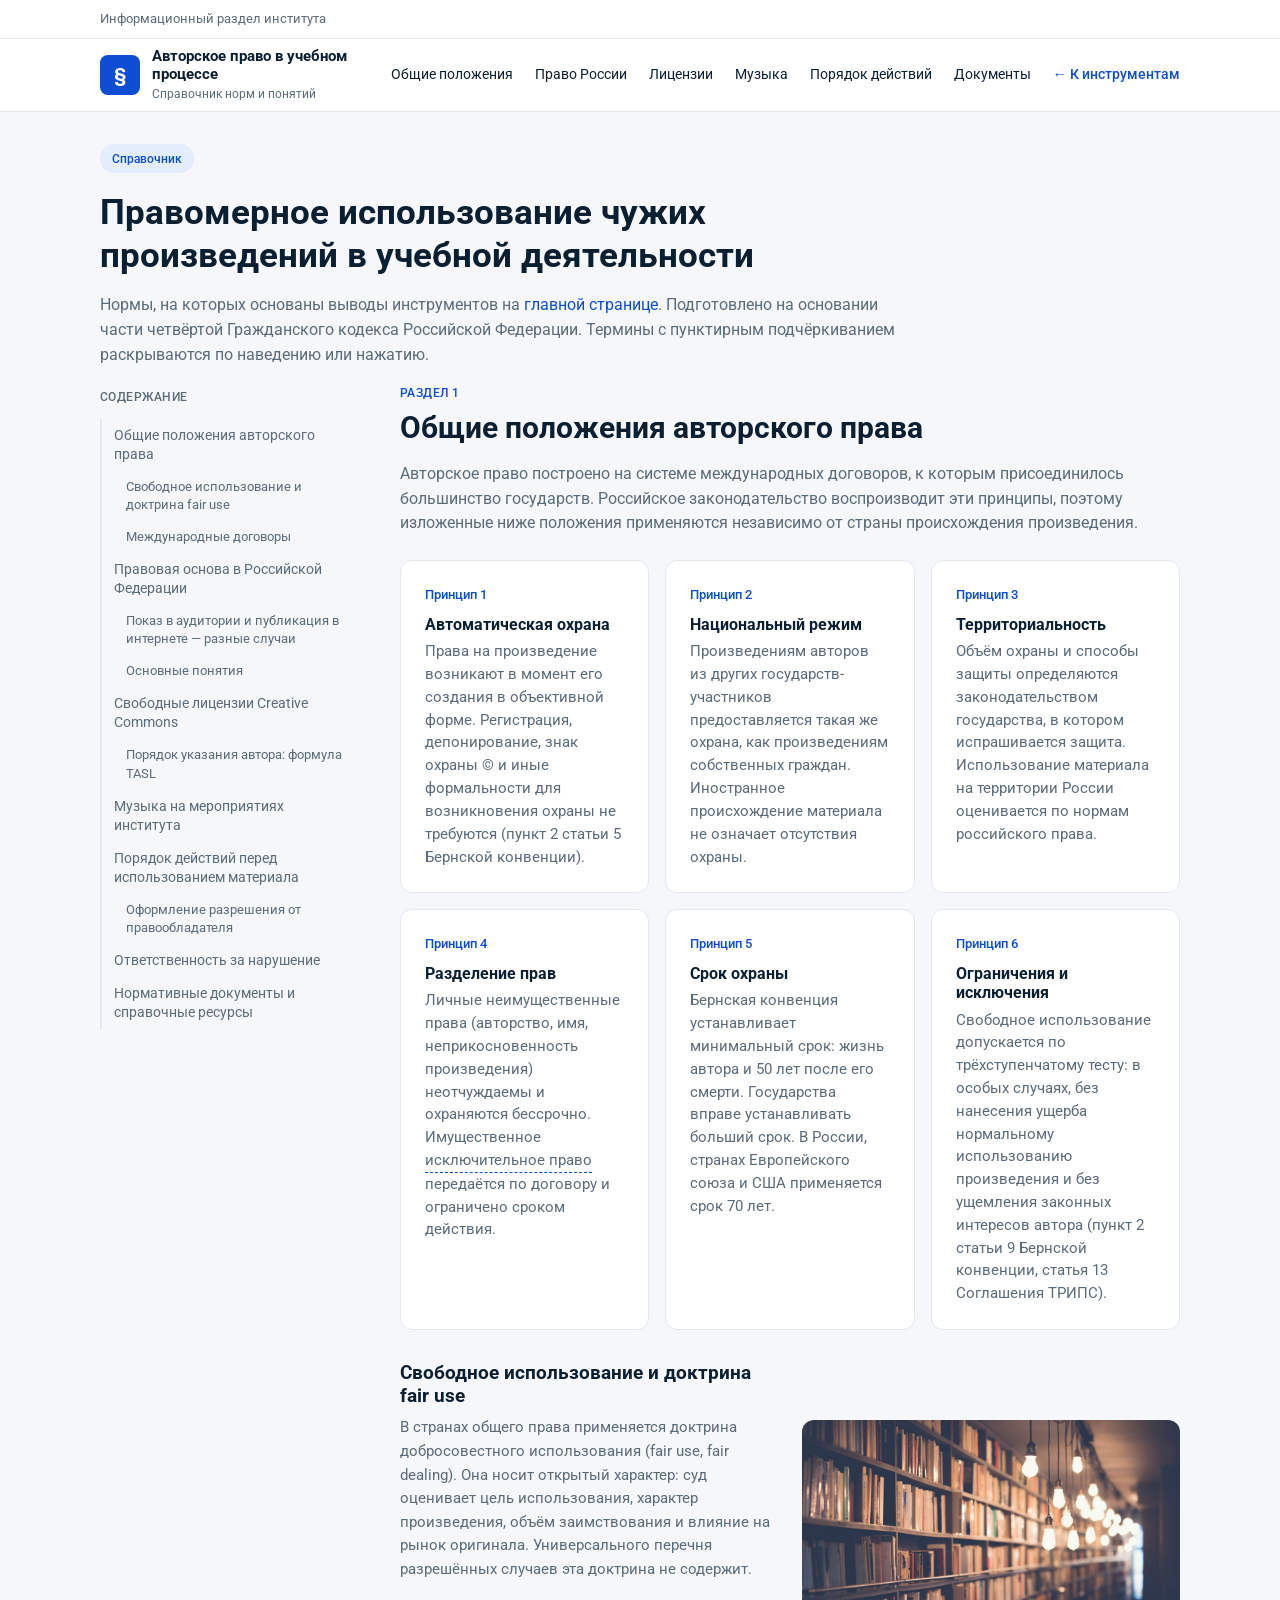
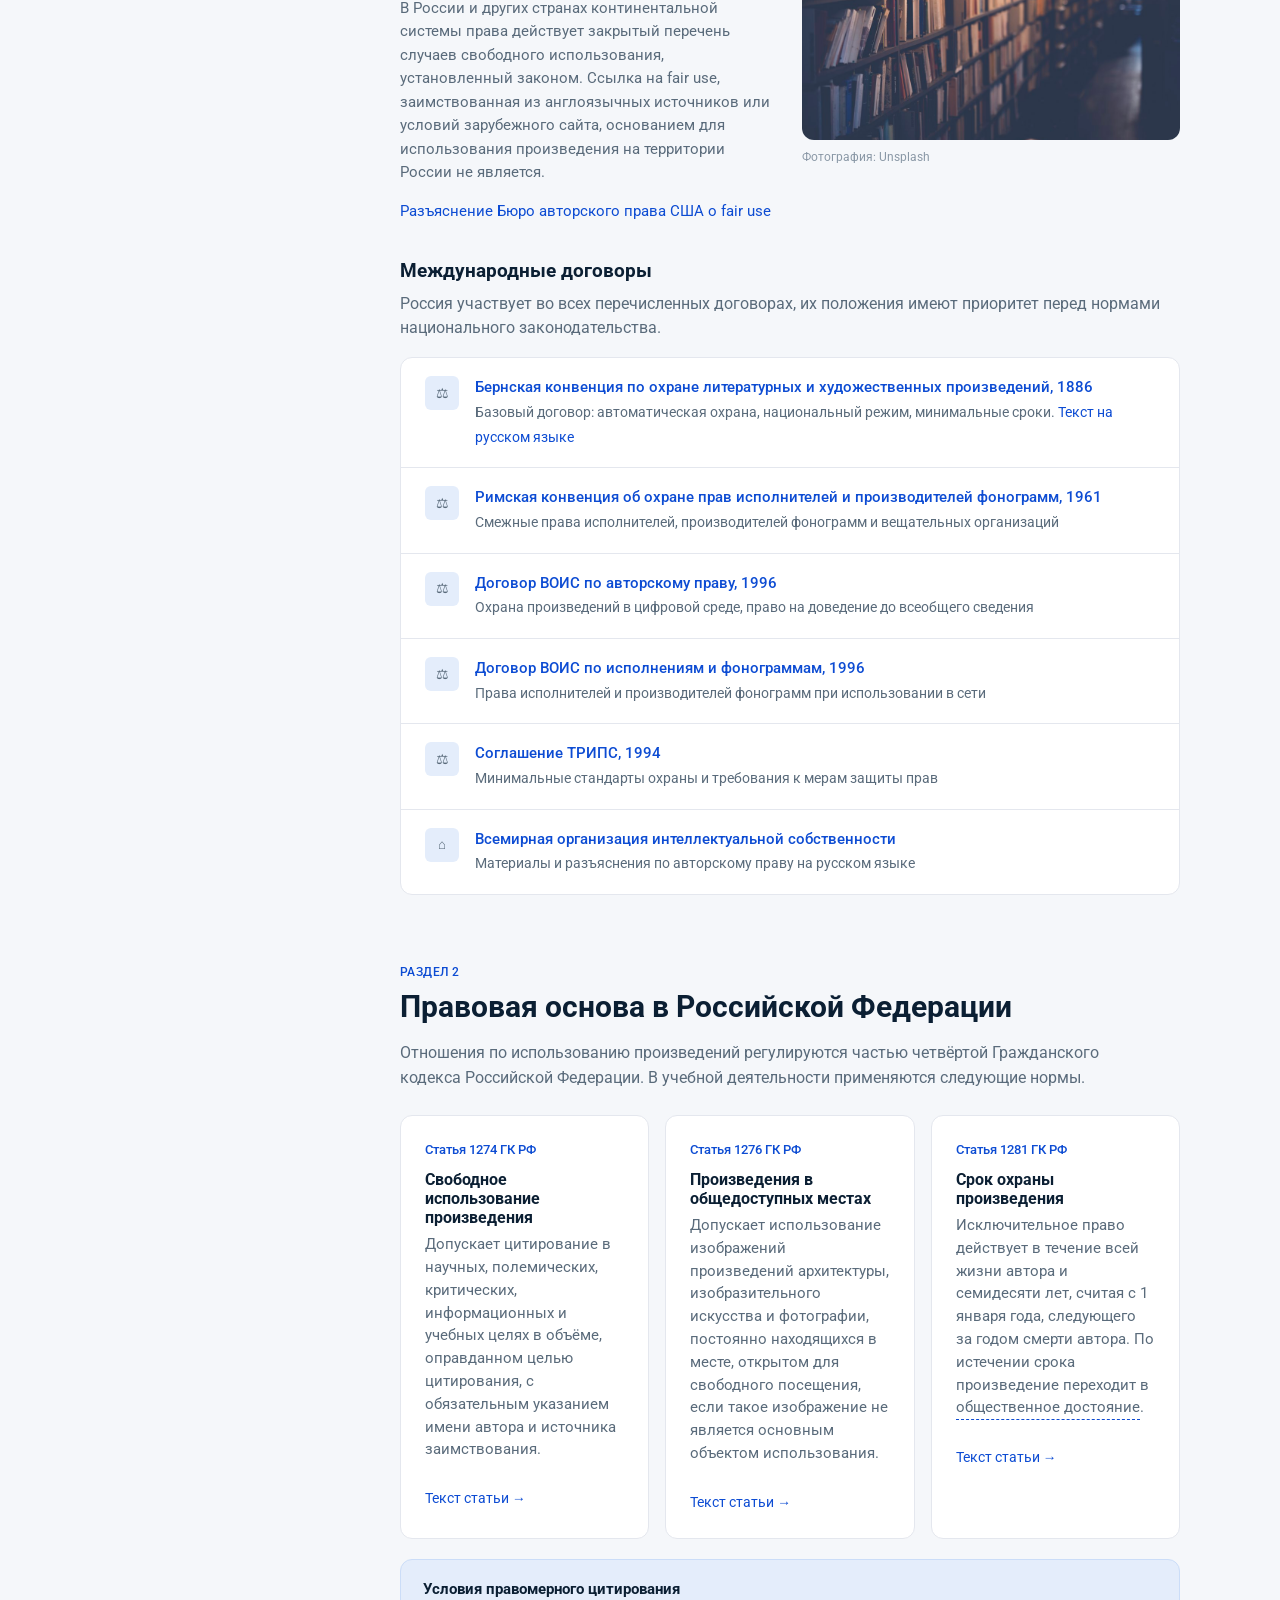
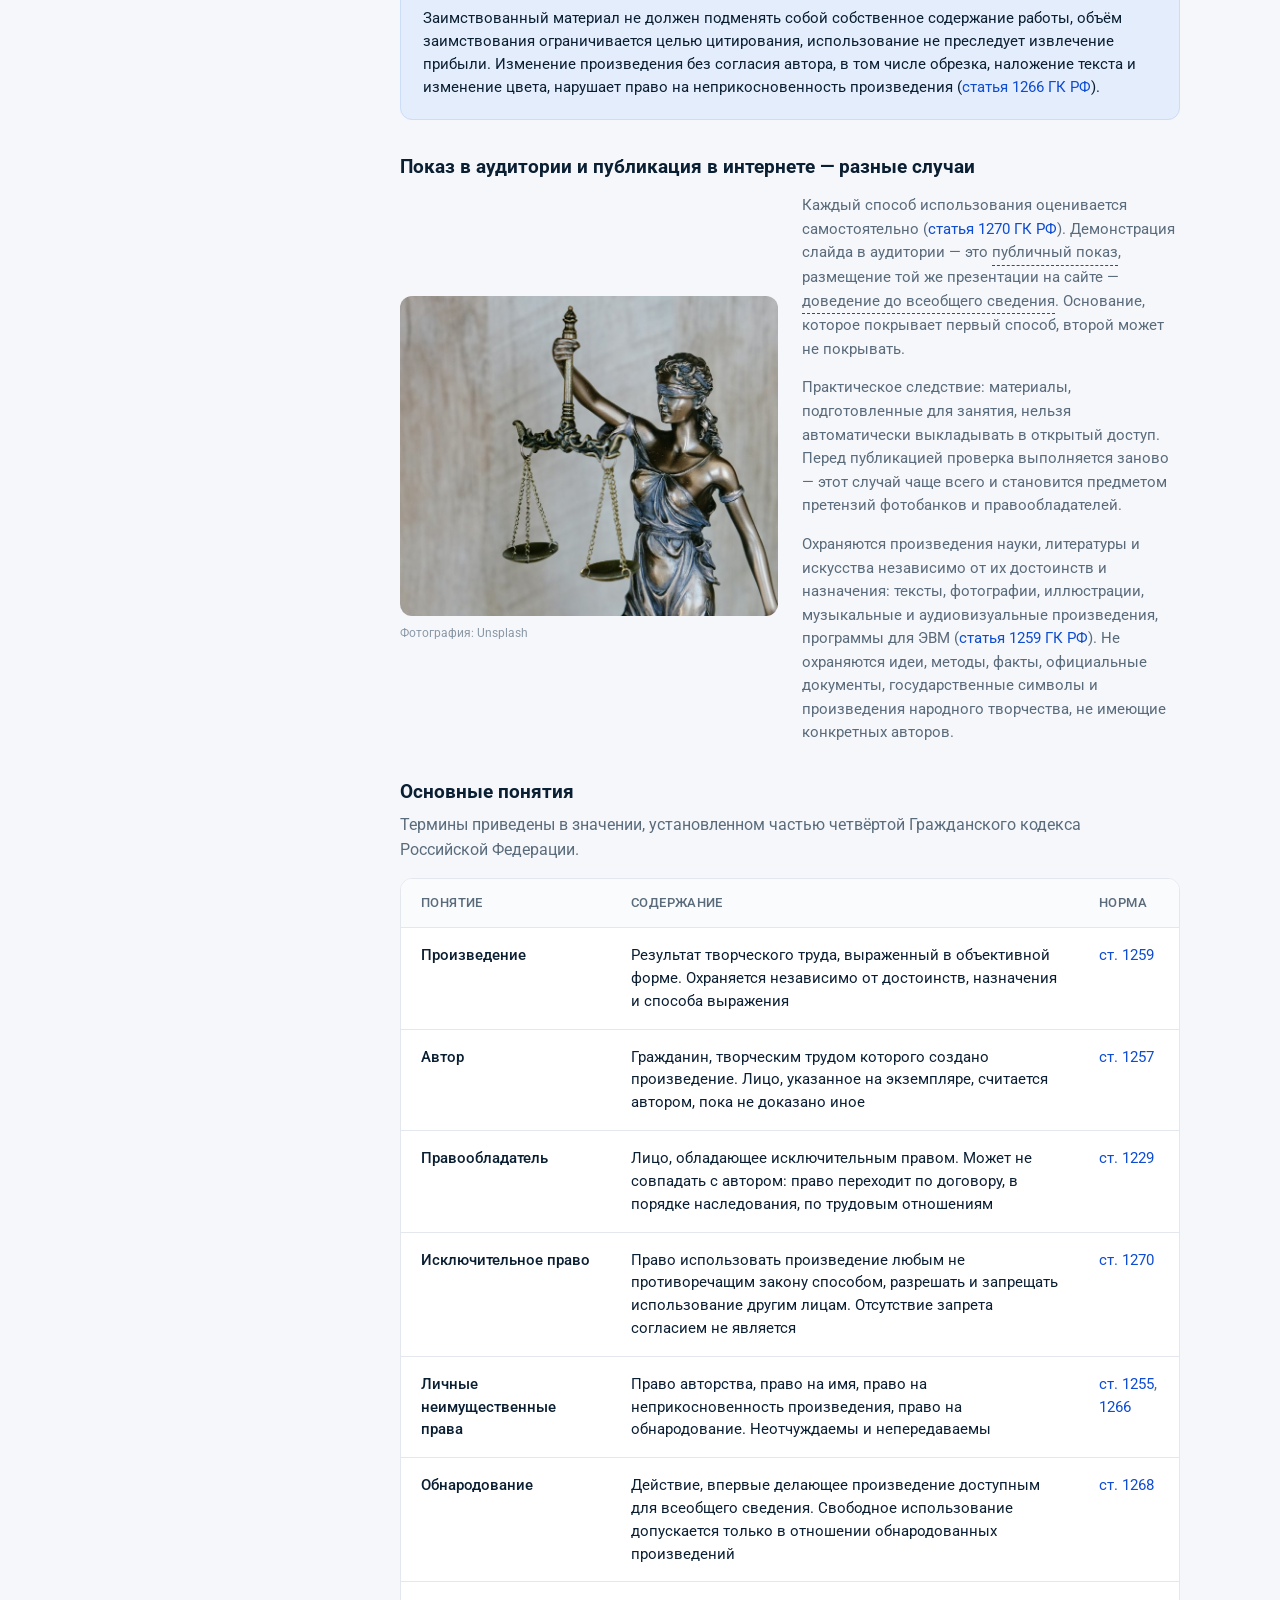
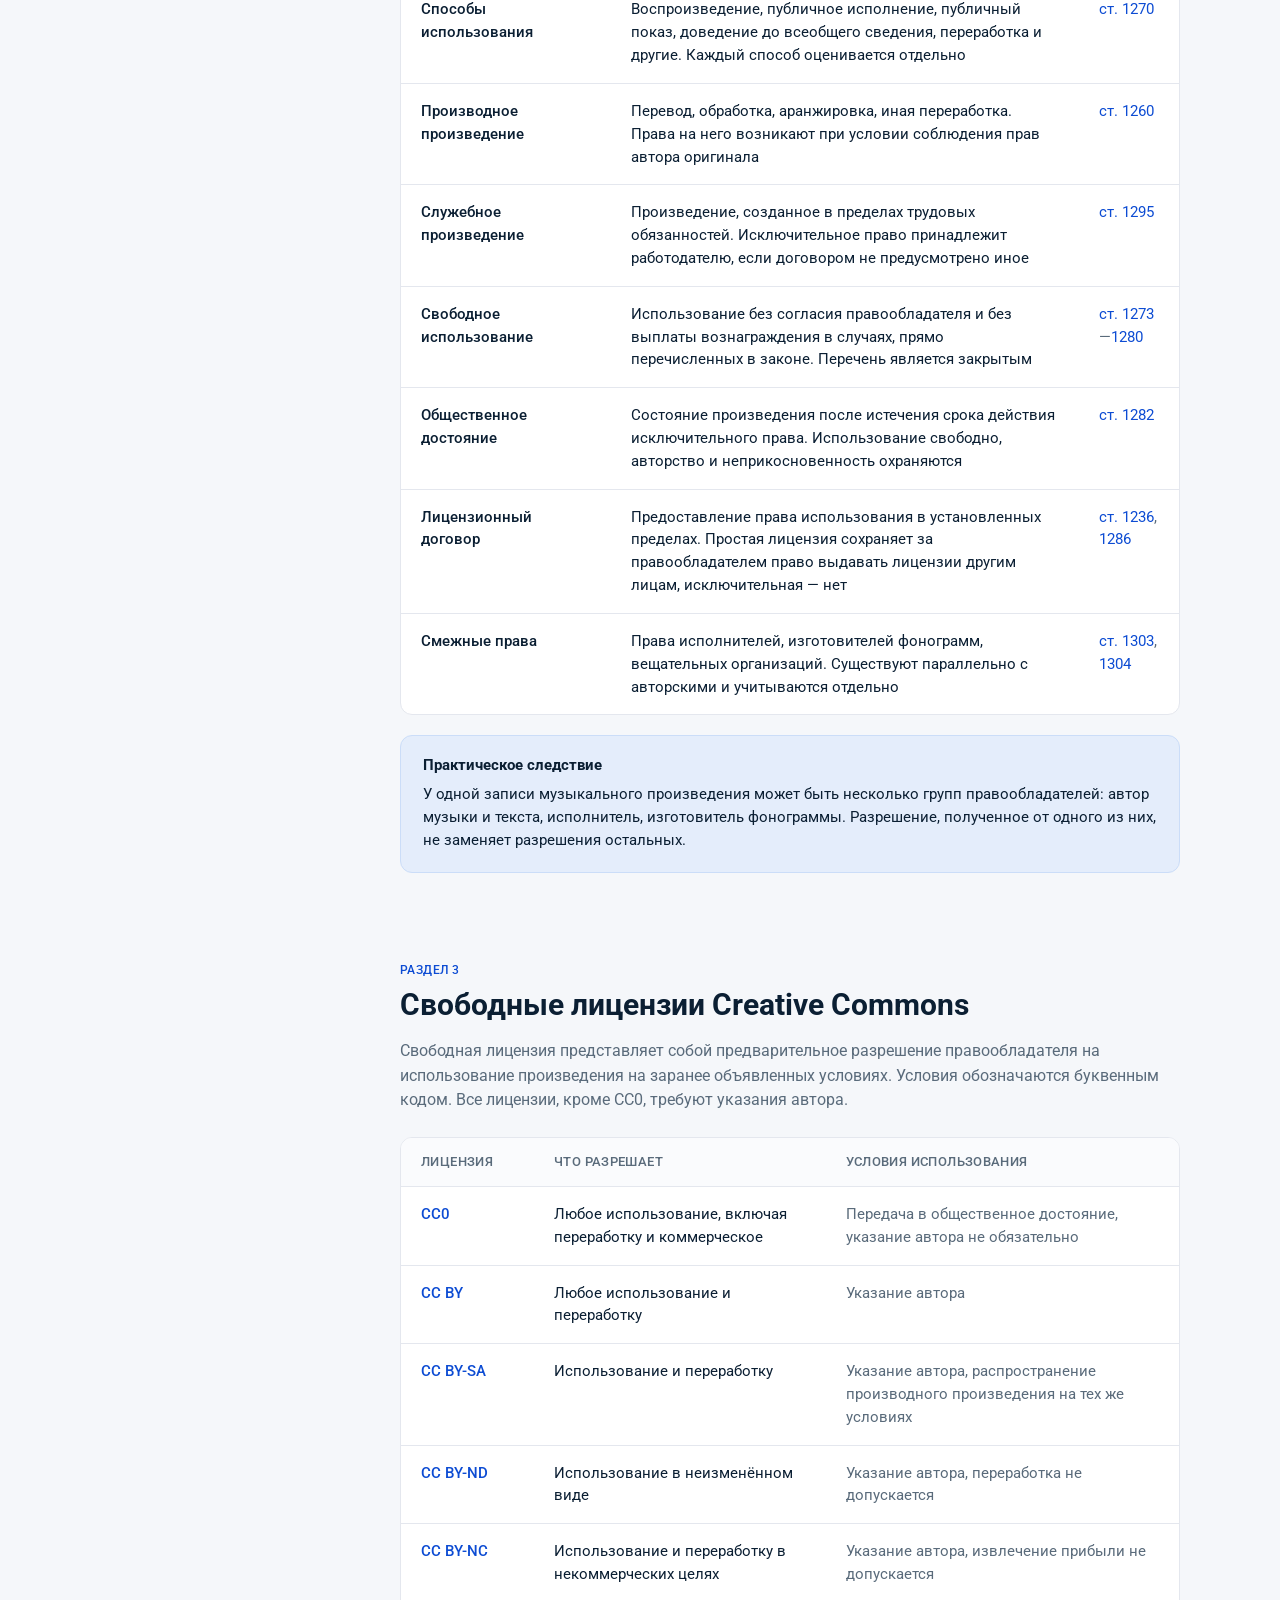
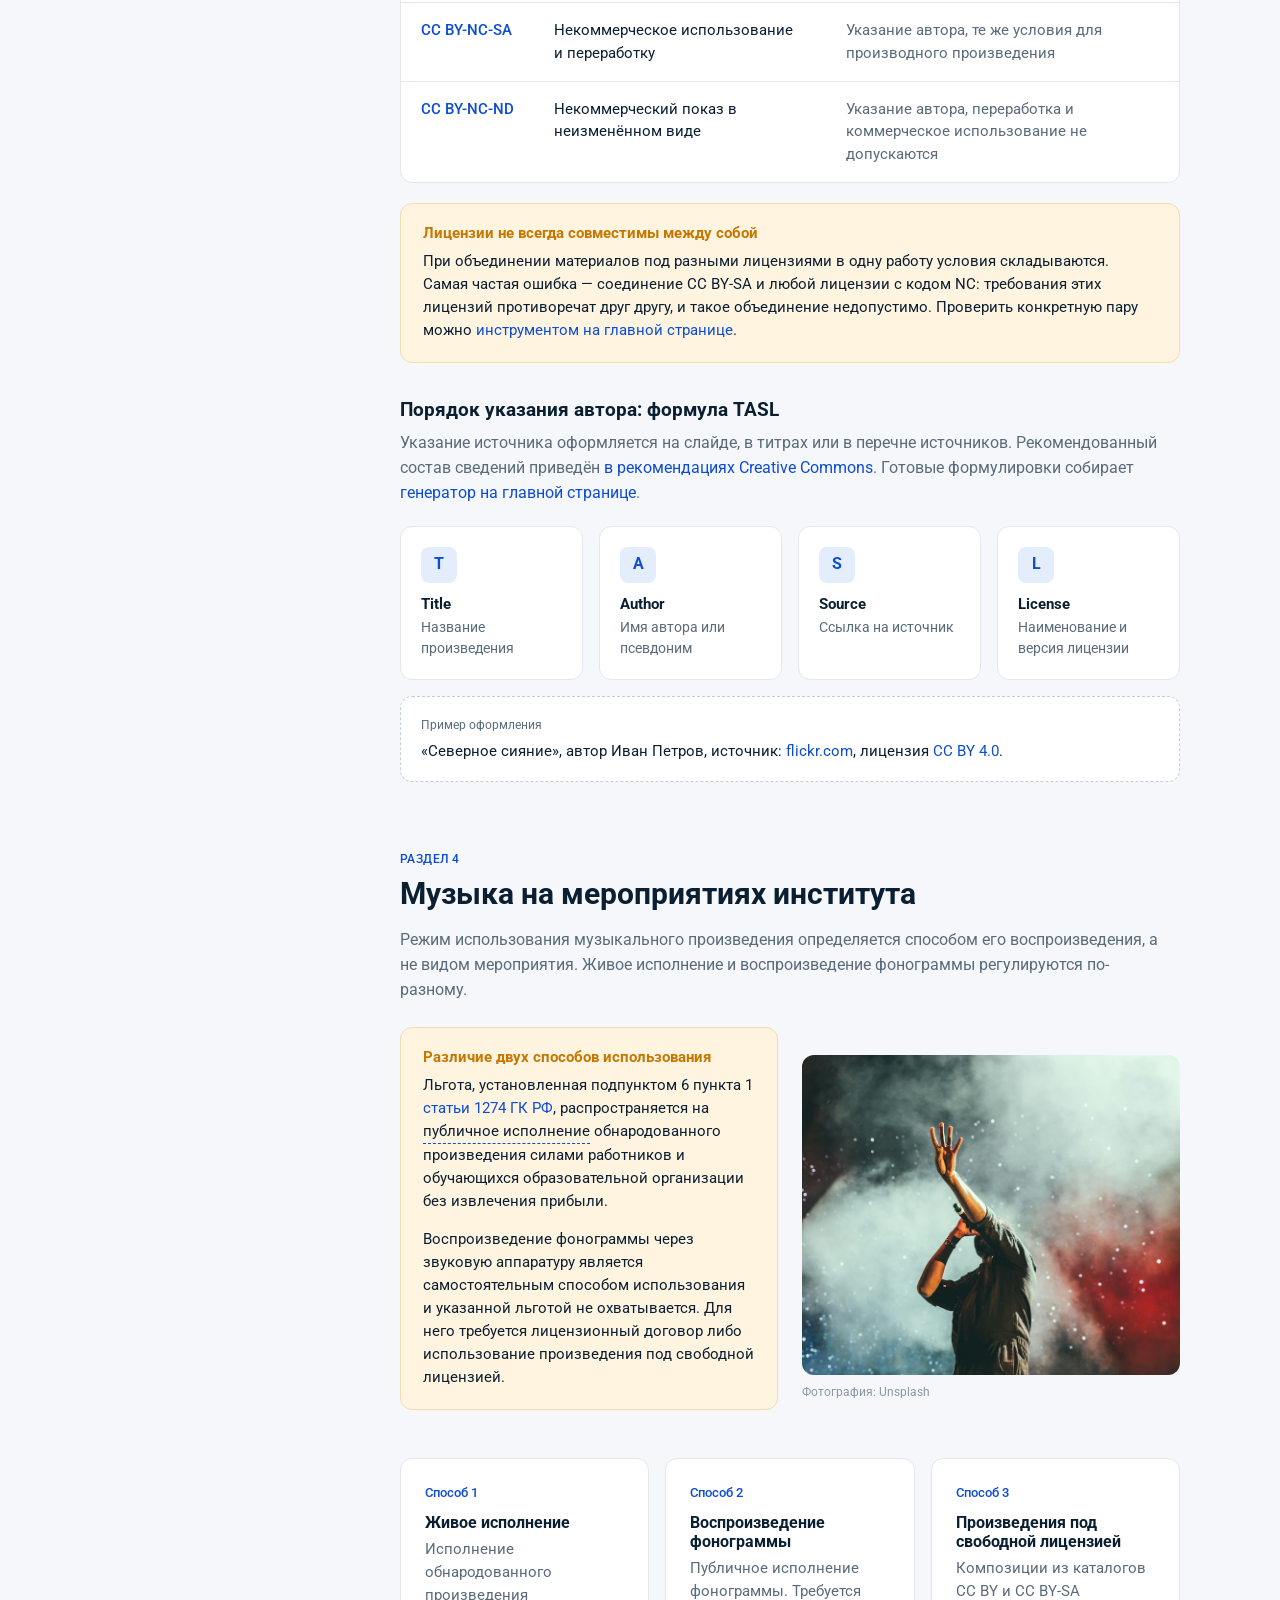
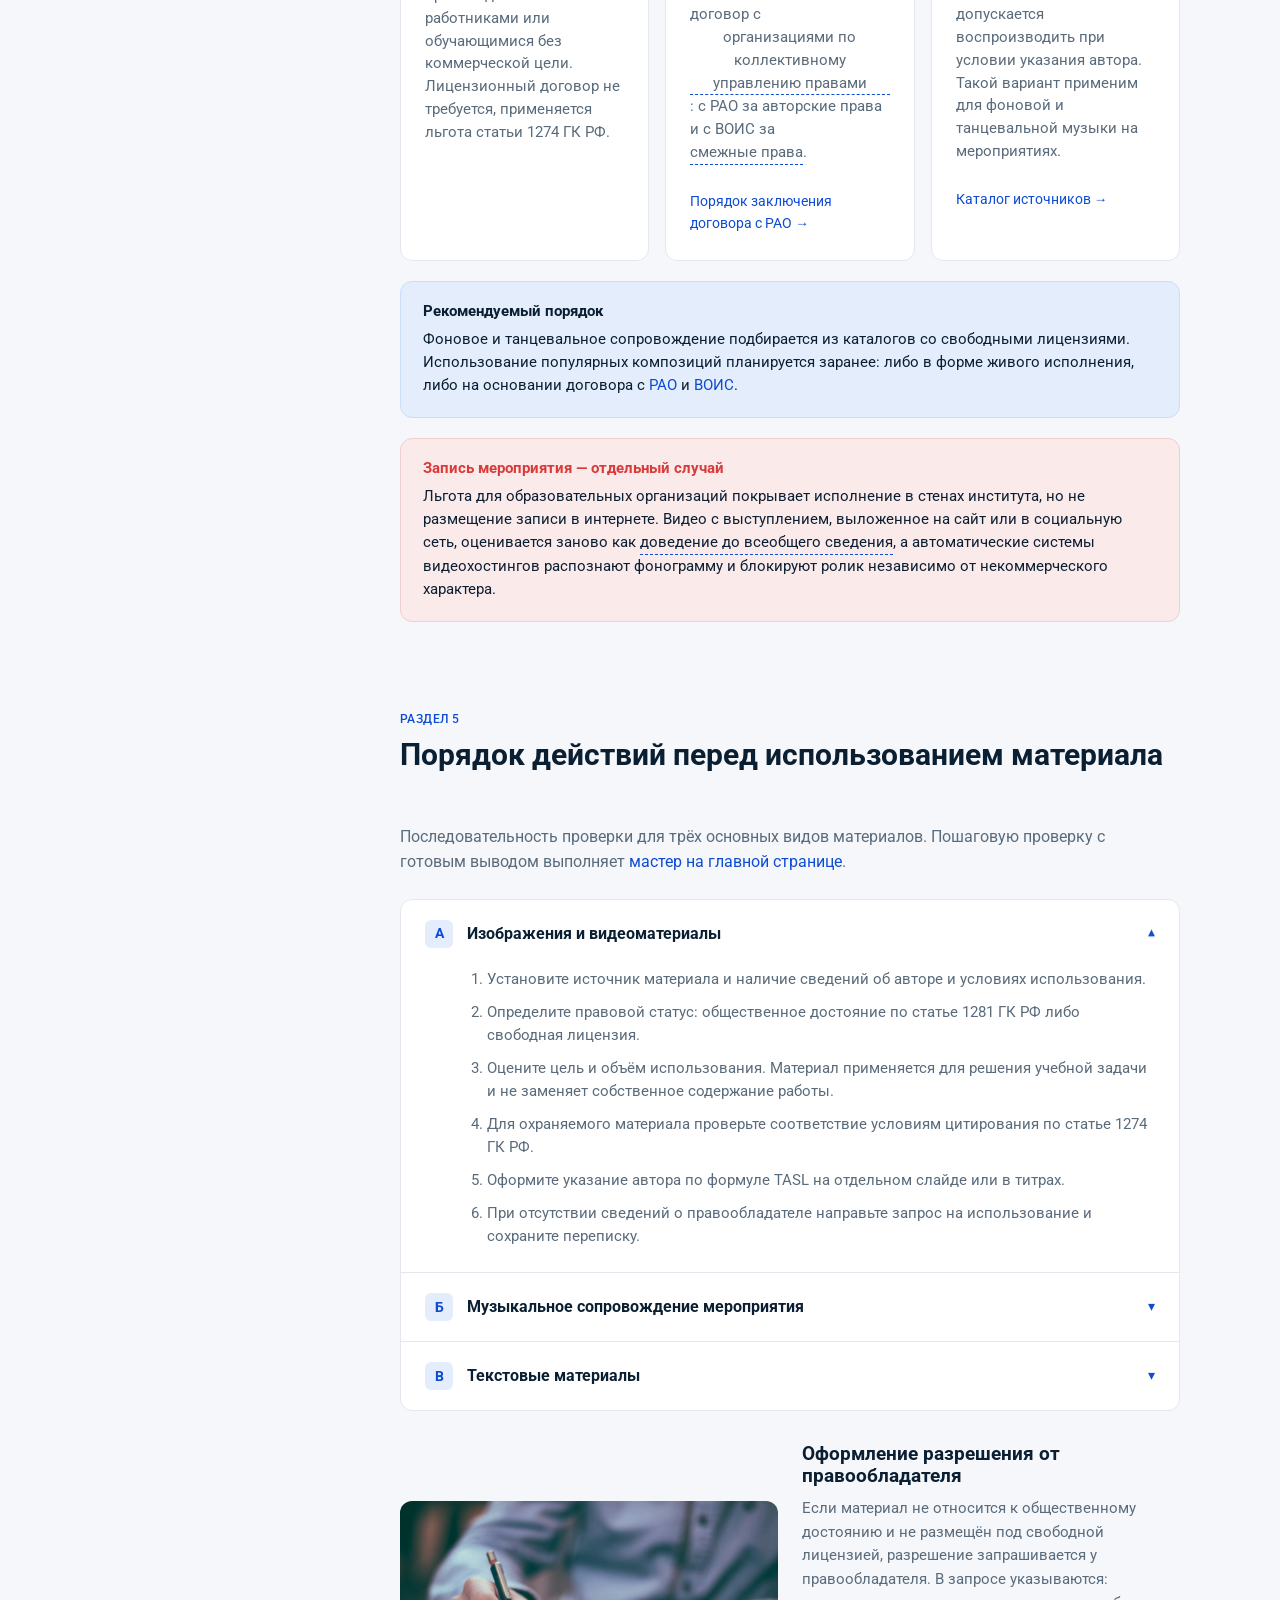
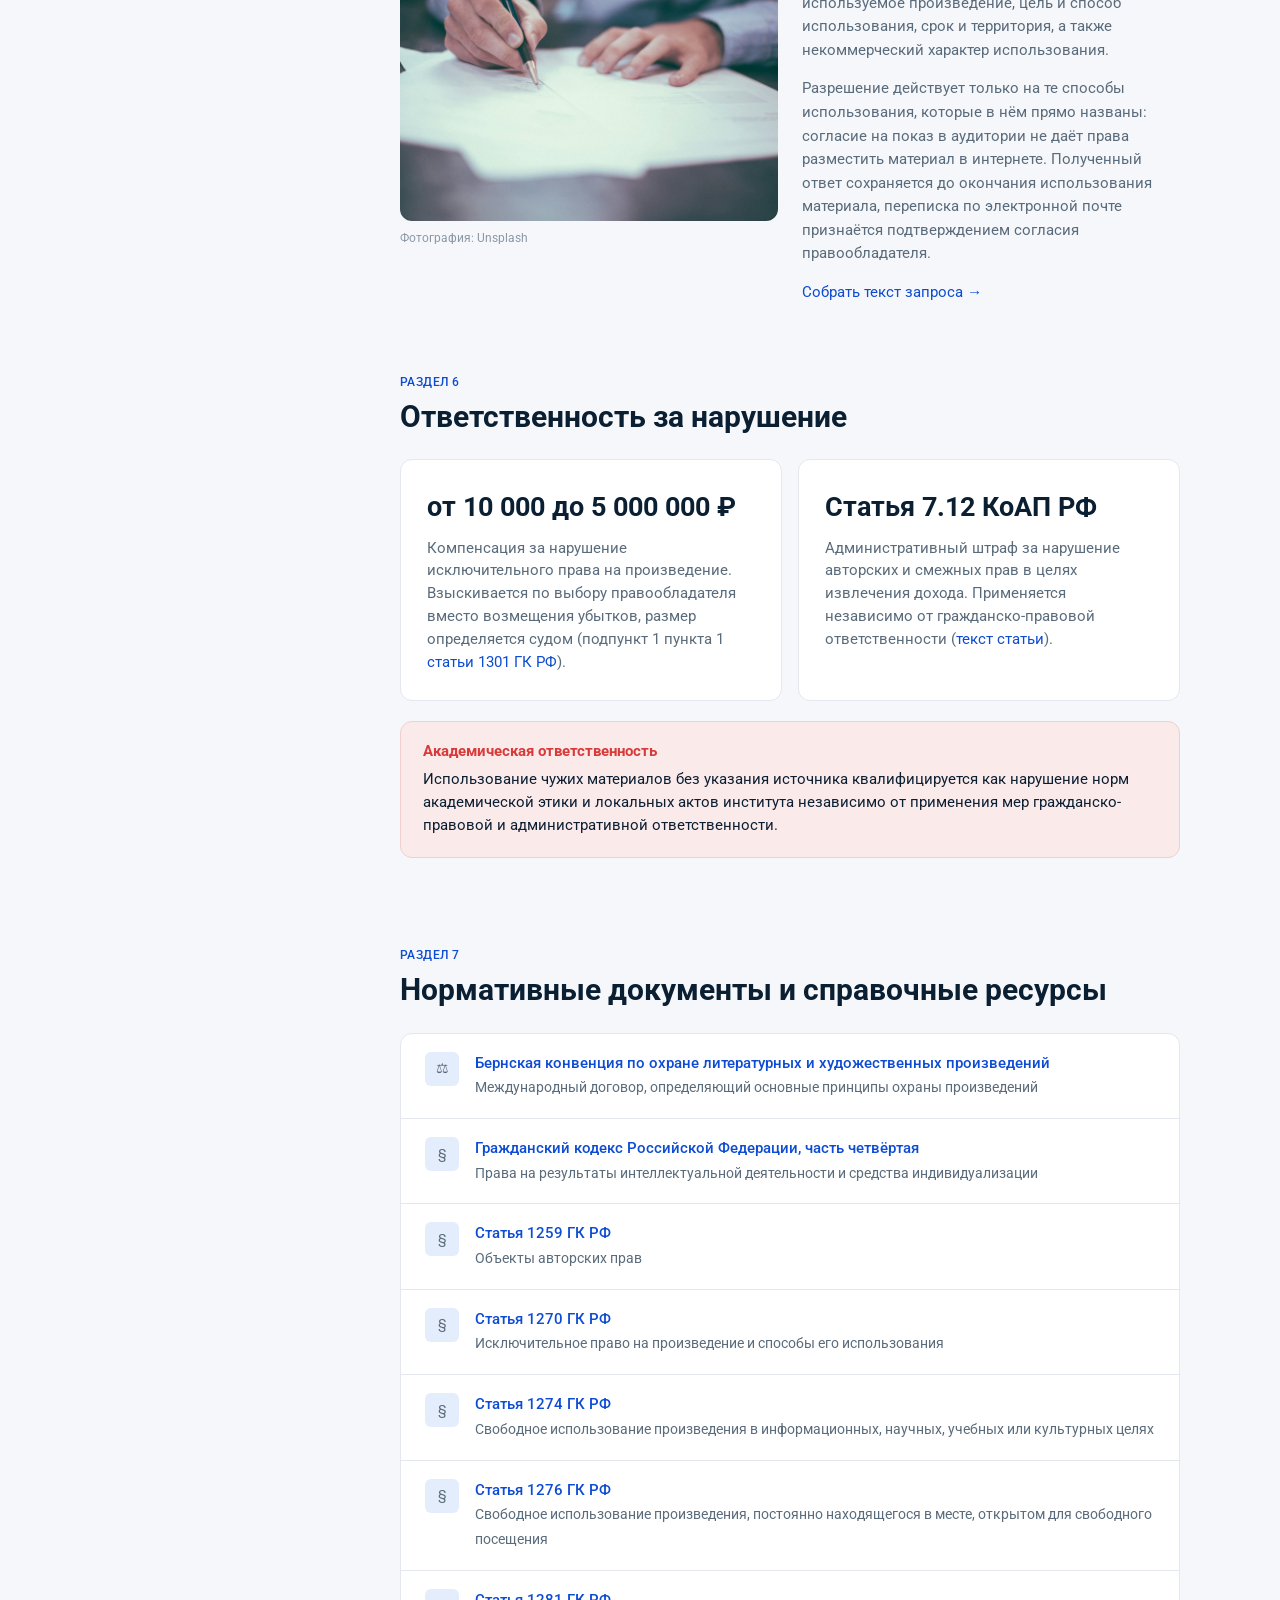
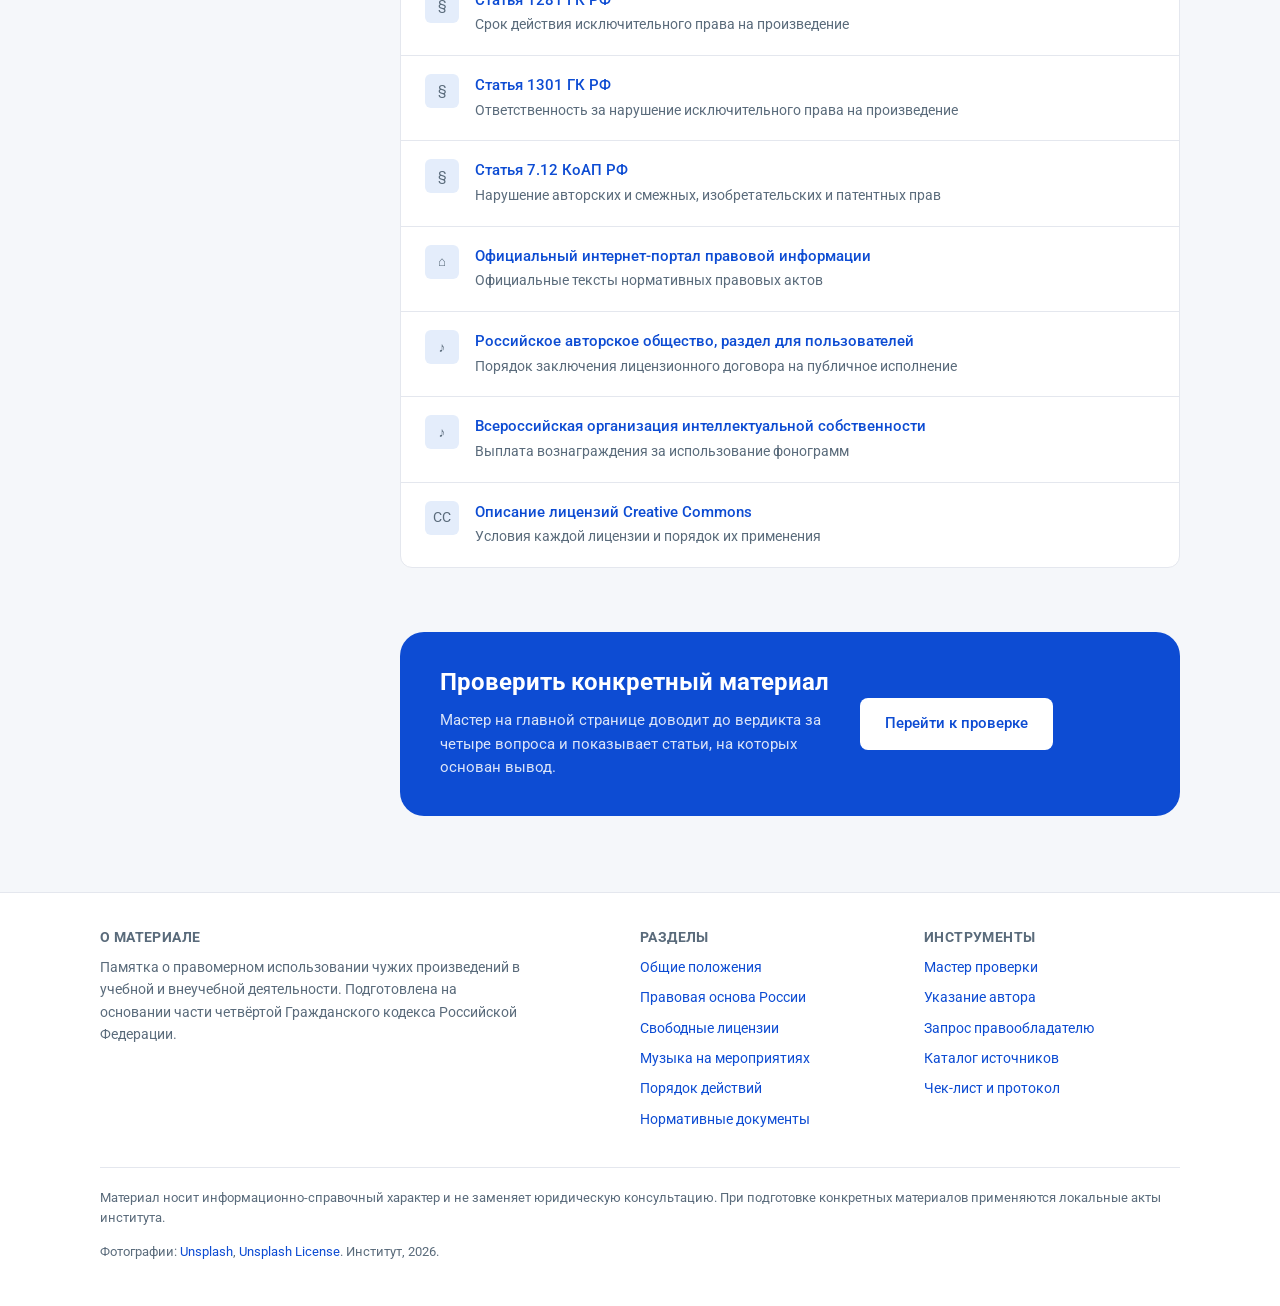
<file: spravochnik.html>
<!DOCTYPE html>
<html lang="ru">
<head>
<meta charset="UTF-8">
<meta name="viewport" content="width=device-width, initial-scale=1.0">
<title>Справочник по авторскому праву в учебной деятельности</title>
<meta name="description" content="Нормы части четвёртой Гражданского кодекса Российской Федерации, международные договоры, свободные лицензии Creative Commons, правила использования музыки на мероприятиях и ответственность за нарушение.">
<link rel="preconnect" href="https://fonts.googleapis.com">
<link rel="preconnect" href="https://fonts.gstatic.com" crossorigin>
<link href="https://fonts.googleapis.com/css2?family=Roboto:wght@400;500;700&display=swap" rel="stylesheet">
<link rel="stylesheet" href="assets/styles.css">
</head>
<body>

<div class="topline">
  <div class="wrap">
    <span>Информационный раздел института</span>
  </div>
</div>

<header class="site">
  <div class="wrap">
    <a class="logo" href="index.html">
      <span class="logo-mark">§</span>
      <span class="logo-text">
        <b>Авторское право в учебном процессе</b>
        <span>Справочник норм и понятий</span>
      </span>
    </a>
    <nav class="mainnav">
      <a href="#ponyatiya">Общие положения</a>
      <a href="#osnovy">Право России</a>
      <a href="#cc">Лицензии</a>
      <a href="#muzyka">Музыка</a>
      <a href="#poryadok">Порядок действий</a>
      <a href="#dokumenty">Документы</a>
      <a href="index.html" class="nav-cta">← К инструментам</a>
    </nav>
  </div>
</header>

<div class="wrap" style="padding-top:32px">
  <span class="badge">Справочник</span>
  <h1 style="font-size:clamp(1.6rem,3vw,2.2rem);max-width:800px">Правомерное использование чужих произведений в учебной деятельности</h1>
  <p style="color:var(--text-2);max-width:820px">Нормы, на которых основаны выводы инструментов на <a href="index.html">главной странице</a>. Подготовлено на основании части четвёртой Гражданского кодекса Российской Федерации. Термины с пунктирным подчёркиванием раскрываются по наведению или нажатию.</p>
</div>

<div class="wrap">
  <div class="ref-layout">

    <aside class="toc" id="toc" aria-label="Содержание справочника">
      <span class="lbl">Содержание</span>
      <ul id="tocList"></ul>
    </aside>

    <div class="ref-content" id="refContent">

      <!-- ===================== РАЗДЕЛ 1 ===================== -->
      <section id="ponyatiya">
        <div class="sec-head">
          <span class="sec-num">Раздел 1</span>
          <h2>Общие положения авторского права</h2>
          <p>Авторское право построено на системе международных договоров, к которым присоединилось большинство государств. Российское законодательство воспроизводит эти принципы, поэтому изложенные ниже положения применяются независимо от страны происхождения произведения.</p>
        </div>

        <div class="grid-3">
          <div class="card law-card">
            <span class="art">Принцип 1</span>
            <h3>Автоматическая охрана</h3>
            <p>Права на произведение возникают в момент его создания в объективной форме. Регистрация, депонирование, знак охраны © и иные формальности для возникновения охраны не требуются (пункт 2 статьи 5 Бернской конвенции).</p>
          </div>
          <div class="card law-card">
            <span class="art">Принцип 2</span>
            <h3>Национальный режим</h3>
            <p>Произведениям авторов из других государств-участников предоставляется такая же охрана, как произведениям собственных граждан. Иностранное происхождение материала не означает отсутствия охраны.</p>
          </div>
          <div class="card law-card">
            <span class="art">Принцип 3</span>
            <h3>Территориальность</h3>
            <p>Объём охраны и способы защиты определяются законодательством государства, в котором испрашивается защита. Использование материала на территории России оценивается по нормам российского права.</p>
          </div>
          <div class="card law-card">
            <span class="art">Принцип 4</span>
            <h3>Разделение прав</h3>
            <p>Личные неимущественные права (авторство, имя, неприкосновенность произведения) неотчуждаемы и охраняются бессрочно. Имущественное <button class="tt" data-term="isklyuchitelnoe">исключительное право</button> передаётся по договору и ограничено сроком действия.</p>
          </div>
          <div class="card law-card">
            <span class="art">Принцип 5</span>
            <h3>Срок охраны</h3>
            <p>Бернская конвенция устанавливает минимальный срок: жизнь автора и 50 лет после его смерти. Государства вправе устанавливать больший срок. В России, странах Европейского союза и США применяется срок 70 лет.</p>
          </div>
          <div class="card law-card">
            <span class="art">Принцип 6</span>
            <h3>Ограничения и исключения</h3>
            <p>Свободное использование допускается по трёхступенчатому тесту: в особых случаях, без нанесения ущерба нормальному использованию произведения и без ущемления законных интересов автора (пункт 2 статьи 9 Бернской конвенции, статья 13 Соглашения ТРИПС).</p>
          </div>
        </div>

        <div class="media-row" style="margin-top:32px">
          <div>
            <h3>Свободное использование и доктрина fair use</h3>
            <p style="color:var(--text-2);font-size:.95rem">В странах общего права применяется доктрина добросовестного использования (fair use, fair dealing). Она носит открытый характер: суд оценивает цель использования, характер произведения, объём заимствования и влияние на рынок оригинала. Универсального перечня разрешённых случаев эта доктрина не содержит.</p>
            <p style="color:var(--text-2);font-size:.95rem">В России и других странах континентальной системы права действует закрытый перечень случаев свободного использования, установленный законом. Ссылка на fair use, заимствованная из англоязычных источников или условий зарубежного сайта, основанием для использования произведения на территории России не является.</p>
            <p style="color:var(--text-2);font-size:.95rem"><a href="https://www.copyright.gov/fair-use/" target="_blank" rel="noopener">Разъяснение Бюро авторского права США о fair use</a></p>
          </div>
          <figure>
            <img src="images/library-shelves.jpg" width="1000" height="924" loading="lazy" alt="Книжные стеллажи библиотеки">
            <figcaption>Фотография: Unsplash</figcaption>
          </figure>
        </div>

        <h3 style="margin-top:36px">Международные договоры</h3>
        <p style="color:var(--text-2);max-width:760px">Россия участвует во всех перечисленных договорах, их положения имеют приоритет перед нормами национального законодательства.</p>
        <div class="docs" style="margin-top:16px">
          <div class="doc-row">
            <span class="doc-ico">⚖</span>
            <div>
              <b><a href="https://www.wipo.int/treaties/ru/ip/berne/" target="_blank" rel="noopener">Бернская конвенция по охране литературных и художественных произведений, 1886</a></b>
              <span>Базовый договор: автоматическая охрана, национальный режим, минимальные сроки. <a href="https://www.consultant.ru/document/cons_doc_LAW_5112/" target="_blank" rel="noopener">Текст на русском языке</a></span>
            </div>
          </div>
          <div class="doc-row">
            <span class="doc-ico">⚖</span>
            <div>
              <b><a href="https://www.wipo.int/treaties/ru/ip/rome/" target="_blank" rel="noopener">Римская конвенция об охране прав исполнителей и производителей фонограмм, 1961</a></b>
              <span>Смежные права исполнителей, производителей фонограмм и вещательных организаций</span>
            </div>
          </div>
          <div class="doc-row">
            <span class="doc-ico">⚖</span>
            <div>
              <b><a href="https://www.wipo.int/treaties/ru/ip/wct/" target="_blank" rel="noopener">Договор ВОИС по авторскому праву, 1996</a></b>
              <span>Охрана произведений в цифровой среде, право на доведение до всеобщего сведения</span>
            </div>
          </div>
          <div class="doc-row">
            <span class="doc-ico">⚖</span>
            <div>
              <b><a href="https://www.wipo.int/treaties/ru/ip/wppt/" target="_blank" rel="noopener">Договор ВОИС по исполнениям и фонограммам, 1996</a></b>
              <span>Права исполнителей и производителей фонограмм при использовании в сети</span>
            </div>
          </div>
          <div class="doc-row">
            <span class="doc-ico">⚖</span>
            <div>
              <b><a href="https://www.wto.org/english/tratop_e/trips_e/trips_e.htm" target="_blank" rel="noopener">Соглашение ТРИПС, 1994</a></b>
              <span>Минимальные стандарты охраны и требования к мерам защиты прав</span>
            </div>
          </div>
          <div class="doc-row">
            <span class="doc-ico">⌂</span>
            <div>
              <b><a href="https://www.wipo.int/ru/web/copyright" target="_blank" rel="noopener">Всемирная организация интеллектуальной собственности</a></b>
              <span>Материалы и разъяснения по авторскому праву на русском языке</span>
            </div>
          </div>
        </div>
      </section>

      <!-- ===================== РАЗДЕЛ 2 ===================== -->
      <section id="osnovy">
        <div class="sec-head">
          <span class="sec-num">Раздел 2</span>
          <h2>Правовая основа в Российской Федерации</h2>
          <p>Отношения по использованию произведений регулируются частью четвёртой Гражданского кодекса Российской Федерации. В учебной деятельности применяются следующие нормы.</p>
        </div>

        <div class="grid-3">
          <div class="card law-card">
            <span class="art">Статья 1274 ГК РФ</span>
            <h3>Свободное использование произведения</h3>
            <p>Допускает цитирование в научных, полемических, критических, информационных и учебных целях в объёме, оправданном целью цитирования, с обязательным указанием имени автора и источника заимствования.</p>
            <a class="more" href="https://www.zakonrf.info/gk/1274/" target="_blank" rel="noopener">Текст статьи →</a>
          </div>
          <div class="card law-card">
            <span class="art">Статья 1276 ГК РФ</span>
            <h3>Произведения в общедоступных местах</h3>
            <p>Допускает использование изображений произведений архитектуры, изобразительного искусства и фотографии, постоянно находящихся в месте, открытом для свободного посещения, если такое изображение не является основным объектом использования.</p>
            <a class="more" href="https://www.zakonrf.info/gk/1276/" target="_blank" rel="noopener">Текст статьи →</a>
          </div>
          <div class="card law-card">
            <span class="art">Статья 1281 ГК РФ</span>
            <h3>Срок охраны произведения</h3>
            <p>Исключительное право действует в течение всей жизни автора и семидесяти лет, считая с 1 января года, следующего за годом смерти автора. По истечении срока произведение переходит в <button class="tt" data-term="dostoyanie">общественное достояние</button>.</p>
            <a class="more" href="https://www.zakonrf.info/gk/1281/" target="_blank" rel="noopener">Текст статьи →</a>
          </div>
        </div>

        <div class="notice info">
          <h4>Условия правомерного цитирования</h4>
          <p>Заимствованный материал не должен подменять собой собственное содержание работы, объём заимствования ограничивается целью цитирования, использование не преследует извлечение прибыли. Изменение произведения без согласия автора, в том числе обрезка, наложение текста и изменение цвета, нарушает право на неприкосновенность произведения (<a href="https://www.zakonrf.info/gk/1266/" target="_blank" rel="noopener">статья 1266 ГК РФ</a>).</p>
        </div>

        <h3 style="margin-top:36px">Показ в аудитории и публикация в интернете — разные случаи</h3>
        <div class="media-row" style="margin-top:16px">
          <figure>
            <img src="images/themis-statue.jpg" width="1000" height="667" loading="lazy" alt="Скульптура Фемиды с весами">
            <figcaption>Фотография: Unsplash</figcaption>
          </figure>
          <div>
            <p style="color:var(--text-2);font-size:.95rem">Каждый способ использования оценивается самостоятельно (<a href="https://www.zakonrf.info/gk/1270/" target="_blank" rel="noopener">статья 1270 ГК РФ</a>). Демонстрация слайда в аудитории — это <button class="tt" data-term="pokaz">публичный показ</button>, размещение той же презентации на сайте — <button class="tt" data-term="dovedenie">доведение до всеобщего сведения</button>. Основание, которое покрывает первый способ, второй может не покрывать.</p>
            <p style="color:var(--text-2);font-size:.95rem">Практическое следствие: материалы, подготовленные для занятия, нельзя автоматически выкладывать в открытый доступ. Перед публикацией проверка выполняется заново — этот случай чаще всего и становится предметом претензий фотобанков и правообладателей.</p>
            <p style="color:var(--text-2);font-size:.95rem">Охраняются произведения науки, литературы и искусства независимо от их достоинств и назначения: тексты, фотографии, иллюстрации, музыкальные и аудиовизуальные произведения, программы для ЭВМ (<a href="https://www.zakonrf.info/gk/1259/" target="_blank" rel="noopener">статья 1259 ГК РФ</a>). Не охраняются идеи, методы, факты, официальные документы, государственные символы и произведения народного творчества, не имеющие конкретных авторов.</p>
          </div>
        </div>

        <h3 style="margin-top:36px">Основные понятия</h3>
        <p style="color:var(--text-2);max-width:760px">Термины приведены в значении, установленном частью четвёртой Гражданского кодекса Российской Федерации.</p>
        <div class="table-wrap" style="margin-top:16px">
          <table>
            <thead>
              <tr><th>Понятие</th><th>Содержание</th><th>Норма</th></tr>
            </thead>
            <tbody>
              <tr>
                <td class="term">Произведение</td>
                <td>Результат творческого труда, выраженный в объективной форме. Охраняется независимо от достоинств, назначения и способа выражения</td>
                <td class="dim"><a href="https://www.zakonrf.info/gk/1259/" target="_blank" rel="noopener">ст. 1259</a></td>
              </tr>
              <tr>
                <td class="term">Автор</td>
                <td>Гражданин, творческим трудом которого создано произведение. Лицо, указанное на экземпляре, считается автором, пока не доказано иное</td>
                <td class="dim"><a href="https://www.zakonrf.info/gk/1257/" target="_blank" rel="noopener">ст. 1257</a></td>
              </tr>
              <tr>
                <td class="term">Правообладатель</td>
                <td>Лицо, обладающее исключительным правом. Может не совпадать с автором: право переходит по договору, в порядке наследования, по трудовым отношениям</td>
                <td class="dim"><a href="https://www.zakonrf.info/gk/1229/" target="_blank" rel="noopener">ст. 1229</a></td>
              </tr>
              <tr>
                <td class="term">Исключительное право</td>
                <td>Право использовать произведение любым не противоречащим закону способом, разрешать и запрещать использование другим лицам. Отсутствие запрета согласием не является</td>
                <td class="dim"><a href="https://www.zakonrf.info/gk/1270/" target="_blank" rel="noopener">ст. 1270</a></td>
              </tr>
              <tr>
                <td class="term">Личные неимущественные права</td>
                <td>Право авторства, право на имя, право на неприкосновенность произведения, право на обнародование. Неотчуждаемы и непередаваемы</td>
                <td class="dim"><a href="https://www.zakonrf.info/gk/1255/" target="_blank" rel="noopener">ст. 1255</a>, <a href="https://www.zakonrf.info/gk/1266/" target="_blank" rel="noopener">1266</a></td>
              </tr>
              <tr>
                <td class="term">Обнародование</td>
                <td>Действие, впервые делающее произведение доступным для всеобщего сведения. Свободное использование допускается только в отношении обнародованных произведений</td>
                <td class="dim"><a href="https://www.zakonrf.info/gk/1268/" target="_blank" rel="noopener">ст. 1268</a></td>
              </tr>
              <tr>
                <td class="term">Способы использования</td>
                <td>Воспроизведение, публичное исполнение, публичный показ, доведение до всеобщего сведения, переработка и другие. Каждый способ оценивается отдельно</td>
                <td class="dim"><a href="https://www.zakonrf.info/gk/1270/" target="_blank" rel="noopener">ст. 1270</a></td>
              </tr>
              <tr>
                <td class="term">Производное произведение</td>
                <td>Перевод, обработка, аранжировка, иная переработка. Права на него возникают при условии соблюдения прав автора оригинала</td>
                <td class="dim"><a href="https://www.zakonrf.info/gk/1260/" target="_blank" rel="noopener">ст. 1260</a></td>
              </tr>
              <tr>
                <td class="term">Служебное произведение</td>
                <td>Произведение, созданное в пределах трудовых обязанностей. Исключительное право принадлежит работодателю, если договором не предусмотрено иное</td>
                <td class="dim"><a href="https://www.zakonrf.info/gk/1295/" target="_blank" rel="noopener">ст. 1295</a></td>
              </tr>
              <tr>
                <td class="term">Свободное использование</td>
                <td>Использование без согласия правообладателя и без выплаты вознаграждения в случаях, прямо перечисленных в законе. Перечень является закрытым</td>
                <td class="dim"><a href="https://www.zakonrf.info/gk/1273/" target="_blank" rel="noopener">ст. 1273</a>—<a href="https://www.zakonrf.info/gk/1280/" target="_blank" rel="noopener">1280</a></td>
              </tr>
              <tr>
                <td class="term">Общественное достояние</td>
                <td>Состояние произведения после истечения срока действия исключительного права. Использование свободно, авторство и неприкосновенность охраняются</td>
                <td class="dim"><a href="https://www.zakonrf.info/gk/1282/" target="_blank" rel="noopener">ст. 1282</a></td>
              </tr>
              <tr>
                <td class="term">Лицензионный договор</td>
                <td>Предоставление права использования в установленных пределах. Простая лицензия сохраняет за правообладателем право выдавать лицензии другим лицам, исключительная — нет</td>
                <td class="dim"><a href="https://www.zakonrf.info/gk/1236/" target="_blank" rel="noopener">ст. 1236</a>, <a href="https://www.zakonrf.info/gk/1286/" target="_blank" rel="noopener">1286</a></td>
              </tr>
              <tr>
                <td class="term">Смежные права</td>
                <td>Права исполнителей, изготовителей фонограмм, вещательных организаций. Существуют параллельно с авторскими и учитываются отдельно</td>
                <td class="dim"><a href="https://www.zakonrf.info/gk/1303/" target="_blank" rel="noopener">ст. 1303</a>, <a href="https://www.zakonrf.info/gk/1304/" target="_blank" rel="noopener">1304</a></td>
              </tr>
            </tbody>
          </table>
        </div>
        <div class="notice info">
          <h4>Практическое следствие</h4>
          <p>У одной записи музыкального произведения может быть несколько групп правообладателей: автор музыки и текста, исполнитель, изготовитель фонограммы. Разрешение, полученное от одного из них, не заменяет разрешения остальных.</p>
        </div>
      </section>

      <!-- ===================== РАЗДЕЛ 3 ===================== -->
      <section id="cc">
        <div class="sec-head">
          <span class="sec-num">Раздел 3</span>
          <h2>Свободные лицензии Creative Commons</h2>
          <p>Свободная лицензия представляет собой предварительное разрешение правообладателя на использование произведения на заранее объявленных условиях. Условия обозначаются буквенным кодом. Все лицензии, кроме CC0, требуют указания автора.</p>
        </div>

        <div class="table-wrap">
          <table>
            <thead>
              <tr><th>Лицензия</th><th>Что разрешает</th><th>Условия использования</th></tr>
            </thead>
            <tbody>
              <tr>
                <td><a class="lic" href="https://creativecommons.org/publicdomain/zero/1.0/deed.ru" target="_blank" rel="noopener">CC0</a></td>
                <td>Любое использование, включая переработку и коммерческое</td>
                <td class="dim">Передача в общественное достояние, указание автора не обязательно</td>
              </tr>
              <tr>
                <td><a class="lic" href="https://creativecommons.org/licenses/by/4.0/deed.ru" target="_blank" rel="noopener">CC BY</a></td>
                <td>Любое использование и переработку</td>
                <td class="dim">Указание автора</td>
              </tr>
              <tr>
                <td><a class="lic" href="https://creativecommons.org/licenses/by-sa/4.0/deed.ru" target="_blank" rel="noopener">CC BY-SA</a></td>
                <td>Использование и переработку</td>
                <td class="dim">Указание автора, распространение производного произведения на тех же условиях</td>
              </tr>
              <tr>
                <td><a class="lic" href="https://creativecommons.org/licenses/by-nd/4.0/deed.ru" target="_blank" rel="noopener">CC BY-ND</a></td>
                <td>Использование в неизменённом виде</td>
                <td class="dim">Указание автора, переработка не допускается</td>
              </tr>
              <tr>
                <td><a class="lic" href="https://creativecommons.org/licenses/by-nc/4.0/deed.ru" target="_blank" rel="noopener">CC BY-NC</a></td>
                <td>Использование и переработку в некоммерческих целях</td>
                <td class="dim">Указание автора, извлечение прибыли не допускается</td>
              </tr>
              <tr>
                <td><a class="lic" href="https://creativecommons.org/licenses/by-nc-sa/4.0/deed.ru" target="_blank" rel="noopener">CC BY-NC-SA</a></td>
                <td>Некоммерческое использование и переработку</td>
                <td class="dim">Указание автора, те же условия для производного произведения</td>
              </tr>
              <tr>
                <td><a class="lic" href="https://creativecommons.org/licenses/by-nc-nd/4.0/deed.ru" target="_blank" rel="noopener">CC BY-NC-ND</a></td>
                <td>Некоммерческий показ в неизменённом виде</td>
                <td class="dim">Указание автора, переработка и коммерческое использование не допускаются</td>
              </tr>
            </tbody>
          </table>
        </div>

        <div class="notice warn">
          <h4>Лицензии не всегда совместимы между собой</h4>
          <p>При объединении материалов под разными лицензиями в одну работу условия складываются. Самая частая ошибка — соединение CC BY-SA и любой лицензии с кодом NC: требования этих лицензий противоречат друг другу, и такое объединение недопустимо. Проверить конкретную пару можно <a href="index.html#licenzii">инструментом на главной странице</a>.</p>
        </div>

        <h3 style="margin-top:36px">Порядок указания автора: формула TASL</h3>
        <p style="color:var(--text-2);max-width:760px">Указание источника оформляется на слайде, в титрах или в перечне источников. Рекомендованный состав сведений приведён <a href="https://wiki.creativecommons.org/wiki/Best_practices_for_attribution" target="_blank" rel="noopener">в рекомендациях Creative Commons</a>. Готовые формулировки собирает <a href="index.html#atribuciya">генератор на главной странице</a>.</p>
        <div class="tasl">
          <div class="tasl-item"><div class="tasl-letter">T</div><h4>Title</h4><p>Название произведения</p></div>
          <div class="tasl-item"><div class="tasl-letter">A</div><h4>Author</h4><p>Имя автора или псевдоним</p></div>
          <div class="tasl-item"><div class="tasl-letter">S</div><h4>Source</h4><p>Ссылка на источник</p></div>
          <div class="tasl-item"><div class="tasl-letter">L</div><h4>License</h4><p>Наименование и версия лицензии</p></div>
        </div>
        <div class="sample">
          <span class="lbl">Пример оформления</span>
          «Северное сияние», автор Иван Петров, источник: <a href="https://www.flickr.com/creativecommons/" target="_blank" rel="noopener">flickr.com</a>, лицензия <a href="https://creativecommons.org/licenses/by/4.0/deed.ru" target="_blank" rel="noopener">CC BY 4.0</a>.
        </div>
      </section>

      <!-- ===================== РАЗДЕЛ 4 ===================== -->
      <section id="muzyka">
        <div class="sec-head">
          <span class="sec-num">Раздел 4</span>
          <h2>Музыка на мероприятиях института</h2>
          <p>Режим использования музыкального произведения определяется способом его воспроизведения, а не видом мероприятия. Живое исполнение и воспроизведение фонограммы регулируются по-разному.</p>
        </div>

        <div class="media-row">
          <div>
            <div class="notice warn" style="margin-top:0">
              <h4>Различие двух способов использования</h4>
              <p>Льгота, установленная подпунктом 6 пункта 1 <a href="https://www.zakonrf.info/gk/1274/" target="_blank" rel="noopener">статьи 1274 ГК РФ</a>, распространяется на <button class="tt" data-term="ispolnenie">публичное исполнение</button> обнародованного произведения силами работников и обучающихся образовательной организации без извлечения прибыли.</p>
              <p>Воспроизведение фонограммы через звуковую аппаратуру является самостоятельным способом использования и указанной льготой не охватывается. Для него требуется лицензионный договор либо использование произведения под свободной лицензией.</p>
            </div>
          </div>
          <figure>
            <img src="images/stage-performance.jpg" width="1000" height="667" loading="lazy" alt="Выступление на сцене">
            <figcaption>Фотография: Unsplash</figcaption>
          </figure>
        </div>

        <div class="grid-3" style="margin-top:28px">
          <div class="card law-card">
            <span class="art">Способ 1</span>
            <h3>Живое исполнение</h3>
            <p>Исполнение обнародованного произведения работниками или обучающимися без коммерческой цели. Лицензионный договор не требуется, применяется льгота статьи 1274 ГК РФ.</p>
          </div>
          <div class="card law-card">
            <span class="art">Способ 2</span>
            <h3>Воспроизведение фонограммы</h3>
            <p>Публичное исполнение фонограммы. Требуется договор с <button class="tt" data-term="okup">организациями по коллективному управлению правами</button>: с РАО за авторские права и с ВОИС за <button class="tt" data-term="smezhnye">смежные права</button>.</p>
            <a class="more" href="https://rao.ru/for-users/" target="_blank" rel="noopener">Порядок заключения договора с РАО →</a>
          </div>
          <div class="card law-card">
            <span class="art">Способ 3</span>
            <h3>Произведения под свободной лицензией</h3>
            <p>Композиции из каталогов CC BY и CC BY-SA допускается воспроизводить при условии указания автора. Такой вариант применим для фоновой и танцевальной музыки на мероприятиях.</p>
            <a class="more" href="index.html#istochniki">Каталог источников →</a>
          </div>
        </div>

        <div class="notice info">
          <h4>Рекомендуемый порядок</h4>
          <p>Фоновое и танцевальное сопровождение подбирается из каталогов со свободными лицензиями. Использование популярных композиций планируется заранее: либо в форме живого исполнения, либо на основании договора с <a href="https://rao.ru/" target="_blank" rel="noopener">РАО</a> и <a href="https://rosvois.ru/" target="_blank" rel="noopener">ВОИС</a>.</p>
        </div>

        <div class="notice alert">
          <h4>Запись мероприятия — отдельный случай</h4>
          <p>Льгота для образовательных организаций покрывает исполнение в стенах института, но не размещение записи в интернете. Видео с выступлением, выложенное на сайт или в социальную сеть, оценивается заново как <button class="tt" data-term="dovedenie">доведение до всеобщего сведения</button>, а автоматические системы видеохостингов распознают фонограмму и блокируют ролик независимо от некоммерческого характера.</p>
        </div>
      </section>

      <!-- ===================== РАЗДЕЛ 5 ===================== -->
      <section id="poryadok">
        <div class="sec-head">
          <span class="sec-num">Раздел 5</span>
          <h2>Порядок действий перед использованием материала</h2>
          <p>Последовательность проверки для трёх основных видов материалов. Пошаговую проверку с готовым выводом выполняет <a href="index.html#master">мастер на главной странице</a>.</p>
        </div>

        <div class="steps" id="steps">
          <div class="step-item open">
            <button class="step-head" type="button" aria-expanded="true">
              <h3><span class="step-badge">А</span> Изображения и видеоматериалы</h3>
              <span class="chevron">▾</span>
            </button>
            <div class="step-body"><div class="step-body-in"><ol>
              <li>Установите источник материала и наличие сведений об авторе и условиях использования.</li>
              <li>Определите правовой статус: общественное достояние по статье 1281 ГК РФ либо свободная лицензия.</li>
              <li>Оцените цель и объём использования. Материал применяется для решения учебной задачи и не заменяет собственное содержание работы.</li>
              <li>Для охраняемого материала проверьте соответствие условиям цитирования по статье 1274 ГК РФ.</li>
              <li>Оформите указание автора по формуле TASL на отдельном слайде или в титрах.</li>
              <li>При отсутствии сведений о правообладателе направьте запрос на использование и сохраните переписку.</li>
            </ol></div></div>
          </div>
          <div class="step-item">
            <button class="step-head" type="button" aria-expanded="false">
              <h3><span class="step-badge">Б</span> Музыкальное сопровождение мероприятия</h3>
              <span class="chevron">▾</span>
            </button>
            <div class="step-body"><div class="step-body-in"><ol>
              <li>Установите автора произведения и дату его смерти. Возможен переход произведения в общественное достояние.</li>
              <li>Проверьте наличие композиции в каталогах со свободными лицензиями и допустимость публичного исполнения.</li>
              <li>Определите способ использования: живое исполнение или воспроизведение фонограммы.</li>
              <li>Проверьте характер мероприятия. При продаже билетов и ином извлечении прибыли льготы для образовательных организаций не применяются.</li>
              <li>Для охраняемых композиций заблаговременно оформите договор с РАО и ВОИС.</li>
            </ol></div></div>
          </div>
          <div class="step-item">
            <button class="step-head" type="button" aria-expanded="false">
              <h3><span class="step-badge">В</span> Текстовые материалы</h3>
              <span class="chevron">▾</span>
            </button>
            <div class="step-body"><div class="step-body-in"><ol>
              <li>Определите объём заимствования. Отдельные фрагменты для иллюстрации собственного тезиса относятся к цитированию, воспроизведение главы или значительной части текста цитированием не является.</li>
              <li>Укажите автора, название произведения, издание и год в соответствии с требованиями к оформлению списка источников.</li>
              <li>Учтите, что перевод является переработкой произведения. Для учебных целей допускается при указании автора оригинала.</li>
              <li>Проверьте работу на корректность заимствований до сдачи.</li>
            </ol></div></div>
          </div>
        </div>

        <div class="media-row" style="margin-top:32px">
          <figure>
            <img src="images/documents.jpg" width="1000" height="667" loading="lazy" alt="Оформление документов">
            <figcaption>Фотография: Unsplash</figcaption>
          </figure>
          <div>
            <h3>Оформление разрешения от правообладателя</h3>
            <p style="color:var(--text-2);font-size:.95rem">Если материал не относится к общественному достоянию и не размещён под свободной лицензией, разрешение запрашивается у правообладателя. В запросе указываются: используемое произведение, цель и способ использования, срок и территория, а также некоммерческий характер использования.</p>
            <p style="color:var(--text-2);font-size:.95rem">Разрешение действует только на те способы использования, которые в нём прямо названы: согласие на показ в аудитории не даёт права разместить материал в интернете. Полученный ответ сохраняется до окончания использования материала, переписка по электронной почте признаётся подтверждением согласия правообладателя.</p>
            <p style="color:var(--text-2);font-size:.95rem"><a href="index.html#zapros">Собрать текст запроса →</a></p>
          </div>
        </div>
      </section>

      <!-- ===================== РАЗДЕЛ 6 ===================== -->
      <section id="otvetstvennost">
        <div class="sec-head">
          <span class="sec-num">Раздел 6</span>
          <h2>Ответственность за нарушение</h2>
        </div>
        <div class="liab">
          <div class="liab-card">
            <div class="liab-num">от 10 000 до 5 000 000 ₽</div>
            <p>Компенсация за нарушение исключительного права на произведение. Взыскивается по выбору правообладателя вместо возмещения убытков, размер определяется судом (подпункт 1 пункта 1 <a href="https://www.zakonrf.info/gk/1301/" target="_blank" rel="noopener">статьи 1301 ГК РФ</a>).</p>
          </div>
          <div class="liab-card">
            <div class="liab-num">Статья 7.12 КоАП РФ</div>
            <p>Административный штраф за нарушение авторских и смежных прав в целях извлечения дохода. Применяется независимо от гражданско-правовой ответственности (<a href="https://www.zakonrf.info/koap/7.12/" target="_blank" rel="noopener">текст статьи</a>).</p>
          </div>
        </div>
        <div class="notice alert">
          <h4>Академическая ответственность</h4>
          <p>Использование чужих материалов без указания источника квалифицируется как нарушение норм академической этики и локальных актов института независимо от применения мер гражданско-правовой и административной ответственности.</p>
        </div>
      </section>

      <!-- ===================== РАЗДЕЛ 7 ===================== -->
      <section id="dokumenty">
        <div class="sec-head">
          <span class="sec-num">Раздел 7</span>
          <h2>Нормативные документы и справочные ресурсы</h2>
        </div>
        <div class="docs">
          <div class="doc-row">
            <span class="doc-ico">⚖</span>
            <div>
              <b><a href="https://www.consultant.ru/document/cons_doc_LAW_5112/" target="_blank" rel="noopener">Бернская конвенция по охране литературных и художественных произведений</a></b>
              <span>Международный договор, определяющий основные принципы охраны произведений</span>
            </div>
          </div>
          <div class="doc-row">
            <span class="doc-ico">§</span>
            <div>
              <b><a href="https://www.consultant.ru/document/cons_doc_LAW_64629/" target="_blank" rel="noopener">Гражданский кодекс Российской Федерации, часть четвёртая</a></b>
              <span>Права на результаты интеллектуальной деятельности и средства индивидуализации</span>
            </div>
          </div>
          <div class="doc-row">
            <span class="doc-ico">§</span>
            <div>
              <b><a href="https://www.zakonrf.info/gk/1259/" target="_blank" rel="noopener">Статья 1259 ГК РФ</a></b>
              <span>Объекты авторских прав</span>
            </div>
          </div>
          <div class="doc-row">
            <span class="doc-ico">§</span>
            <div>
              <b><a href="https://www.zakonrf.info/gk/1270/" target="_blank" rel="noopener">Статья 1270 ГК РФ</a></b>
              <span>Исключительное право на произведение и способы его использования</span>
            </div>
          </div>
          <div class="doc-row">
            <span class="doc-ico">§</span>
            <div>
              <b><a href="https://www.zakonrf.info/gk/1274/" target="_blank" rel="noopener">Статья 1274 ГК РФ</a></b>
              <span>Свободное использование произведения в информационных, научных, учебных или культурных целях</span>
            </div>
          </div>
          <div class="doc-row">
            <span class="doc-ico">§</span>
            <div>
              <b><a href="https://www.zakonrf.info/gk/1276/" target="_blank" rel="noopener">Статья 1276 ГК РФ</a></b>
              <span>Свободное использование произведения, постоянно находящегося в месте, открытом для свободного посещения</span>
            </div>
          </div>
          <div class="doc-row">
            <span class="doc-ico">§</span>
            <div>
              <b><a href="https://www.zakonrf.info/gk/1281/" target="_blank" rel="noopener">Статья 1281 ГК РФ</a></b>
              <span>Срок действия исключительного права на произведение</span>
            </div>
          </div>
          <div class="doc-row">
            <span class="doc-ico">§</span>
            <div>
              <b><a href="https://www.zakonrf.info/gk/1301/" target="_blank" rel="noopener">Статья 1301 ГК РФ</a></b>
              <span>Ответственность за нарушение исключительного права на произведение</span>
            </div>
          </div>
          <div class="doc-row">
            <span class="doc-ico">§</span>
            <div>
              <b><a href="https://www.zakonrf.info/koap/7.12/" target="_blank" rel="noopener">Статья 7.12 КоАП РФ</a></b>
              <span>Нарушение авторских и смежных, изобретательских и патентных прав</span>
            </div>
          </div>
          <div class="doc-row">
            <span class="doc-ico">⌂</span>
            <div>
              <b><a href="http://pravo.gov.ru/" target="_blank" rel="noopener">Официальный интернет-портал правовой информации</a></b>
              <span>Официальные тексты нормативных правовых актов</span>
            </div>
          </div>
          <div class="doc-row">
            <span class="doc-ico">♪</span>
            <div>
              <b><a href="https://rao.ru/for-users/" target="_blank" rel="noopener">Российское авторское общество, раздел для пользователей</a></b>
              <span>Порядок заключения лицензионного договора на публичное исполнение</span>
            </div>
          </div>
          <div class="doc-row">
            <span class="doc-ico">♪</span>
            <div>
              <b><a href="https://rosvois.ru/" target="_blank" rel="noopener">Всероссийская организация интеллектуальной собственности</a></b>
              <span>Выплата вознаграждения за использование фонограмм</span>
            </div>
          </div>
          <div class="doc-row">
            <span class="doc-ico">CC</span>
            <div>
              <b><a href="https://creativecommons.org/share-your-work/cclicenses/" target="_blank" rel="noopener">Описание лицензий Creative Commons</a></b>
              <span>Условия каждой лицензии и порядок их применения</span>
            </div>
          </div>
        </div>
      </section>

      <section>
        <div class="contact">
          <div>
            <h2>Проверить конкретный материал</h2>
            <p>Мастер на главной странице доводит до вердикта за четыре вопроса и показывает статьи, на которых основан вывод.</p>
          </div>
          <div>
            <a href="index.html#master" class="btn btn-white">Перейти к проверке</a>
          </div>
        </div>
      </section>

    </div><!-- /.ref-content -->
  </div><!-- /.ref-layout -->
</div>

<footer>
  <div class="wrap">
    <div class="foot-grid">
      <div>
        <h4>О материале</h4>
        <p style="font-size:.9rem;color:var(--text-2);max-width:420px">Памятка о правомерном использовании чужих произведений в учебной и внеучебной деятельности. Подготовлена на основании части четвёртой Гражданского кодекса Российской Федерации.</p>
      </div>
      <div>
        <h4>Разделы</h4>
        <ul>
          <li><a href="#ponyatiya">Общие положения</a></li>
          <li><a href="#osnovy">Правовая основа России</a></li>
          <li><a href="#cc">Свободные лицензии</a></li>
          <li><a href="#muzyka">Музыка на мероприятиях</a></li>
          <li><a href="#poryadok">Порядок действий</a></li>
          <li><a href="#dokumenty">Нормативные документы</a></li>
        </ul>
      </div>
      <div>
        <h4>Инструменты</h4>
        <ul>
          <li><a href="index.html#master">Мастер проверки</a></li>
          <li><a href="index.html#atribuciya">Указание автора</a></li>
          <li><a href="index.html#zapros">Запрос правообладателю</a></li>
          <li><a href="index.html#istochniki">Каталог источников</a></li>
          <li><a href="index.html#checklist">Чек-лист и протокол</a></li>
        </ul>
      </div>
    </div>
    <div class="disclaimer">
      <p>Материал носит информационно-справочный характер и не заменяет юридическую консультацию. При подготовке конкретных материалов применяются локальные акты института.</p>
      <p>Фотографии: <a href="https://unsplash.com/" target="_blank" rel="noopener">Unsplash</a>, <a href="https://unsplash.com/license" target="_blank" rel="noopener">Unsplash License</a>. Институт, 2026.</p>
    </div>
  </div>
</footer>

<div class="toast" id="toast" role="status" aria-live="polite"></div>

<script src="assets/reference.js"></script>
</body>
</html>
</file>
<file: assets/styles.css>
/* ============================================================
   Памятка о правомерном использовании чужих произведений
   Общие стили для index.html и spravochnik.html
   ============================================================ */

:root{
  --blue:#0D4CD3;
  --blue-dark:#0A3CA8;
  --blue-light:#E4EDFB;
  --bg:#F5F7FA;
  --white:#FFFFFF;
  --text:#0B1F33;
  --text-2:#5A6B7B;
  --border:#E4E7EE;
  --green:#0B8A28;
  --green-bg:#E7F6EA;
  --red:#D93A3A;
  --red-bg:#FBEAEA;
  --amber:#C77700;
  --amber-bg:#FFF4E0;
  --radius:12px;
  --radius-lg:24px;
  --font-base:16px;
}
*{box-sizing:border-box;}
html{scroll-behavior:smooth;font-size:var(--font-base);}
body{
  margin:0;
  background:var(--bg);
  color:var(--text);
  font-family:'Roboto', -apple-system, 'Segoe UI', Arial, sans-serif;
  line-height:1.55;
  -webkit-font-smoothing:antialiased;
}
h1,h2,h3,h4{margin:0 0 .5em;font-weight:700;line-height:1.2;}
p{margin:0 0 1em;}
p:last-child{margin-bottom:0;}
a{color:var(--blue);text-decoration:none;}
a:hover{text-decoration:underline;}
a:focus-visible,button:focus-visible,input:focus-visible,select:focus-visible,textarea:focus-visible{
  outline:2px solid var(--blue);outline-offset:2px;border-radius:4px;
}
img{display:block;max-width:100%;}
.wrap{max-width:1120px;margin:0 auto;padding:0 20px;}
.visually-hidden{position:absolute;width:1px;height:1px;overflow:hidden;clip:rect(0 0 0 0);white-space:nowrap;}

/* ---------- ВЕРХНЯЯ ПАНЕЛЬ ---------- */
.topline{background:var(--white);border-bottom:1px solid var(--border);font-size:.82rem;color:var(--text-2);}
.topline .wrap{display:flex;align-items:center;gap:16px;height:38px;}
.topline a{color:var(--text-2);}

/* ---------- ШАПКА ---------- */
header.site{background:var(--white);border-bottom:1px solid var(--border);position:sticky;top:0;z-index:60;}
header.site .wrap{display:flex;align-items:center;justify-content:space-between;gap:24px;min-height:72px;}
.logo{display:flex;align-items:center;gap:12px;color:var(--text);}
.logo:hover{text-decoration:none;}
.logo-mark{
  width:40px;height:40px;border-radius:8px;background:var(--blue);color:#fff;
  display:flex;align-items:center;justify-content:center;font-weight:700;font-size:20px;flex-shrink:0;
}
.logo-text b{display:block;font-size:.95rem;line-height:1.2;}
.logo-text span{display:block;font-size:.78rem;color:var(--text-2);}
.mainnav{display:flex;gap:22px;font-size:.9rem;align-items:center;}
.mainnav a{color:var(--text);white-space:nowrap;}
.mainnav a:hover{color:var(--blue);text-decoration:none;}
.mainnav a.nav-cta{color:var(--blue);font-weight:500;}
@media(max-width:1000px){.mainnav{display:none;}}

/* ---------- ГЕРОЙ ---------- */
.hero{padding:28px 0 8px;}
.hero-card{
  background:var(--white);border-radius:var(--radius-lg);overflow:hidden;
  display:grid;grid-template-columns:1.15fr .85fr;
  border:1px solid var(--border);
}
@media(max-width:900px){.hero-card{grid-template-columns:1fr;}}
.hero-body{padding:44px 40px;}
@media(max-width:600px){.hero-body{padding:28px 20px;}}
.badge{
  display:inline-block;background:var(--blue-light);color:var(--blue);
  font-size:.78rem;font-weight:500;padding:5px 12px;border-radius:20px;margin-bottom:18px;
}
.hero h1{font-size:clamp(1.7rem,3.2vw,2.5rem);max-width:620px;}
.hero .lede{color:var(--text-2);font-size:1.02rem;max-width:600px;}
.hero-actions{display:flex;flex-wrap:wrap;gap:12px;margin-top:26px;}
.btn{
  display:inline-flex;align-items:center;justify-content:center;gap:8px;
  padding:13px 24px;border-radius:8px;font-size:.95rem;font-weight:500;
  border:1px solid transparent;cursor:pointer;font-family:inherit;
}
.btn-primary{background:var(--blue);color:#fff;}
.btn-primary:hover{background:var(--blue-dark);text-decoration:none;}
.btn-secondary{background:var(--blue-light);color:var(--blue);}
.btn-secondary:hover{background:#D5E3FA;text-decoration:none;}
.btn-ghost{background:var(--white);color:var(--text);border-color:var(--border);}
.btn-ghost:hover{border-color:var(--blue);color:var(--blue);text-decoration:none;}
.btn-sm{padding:9px 16px;font-size:.86rem;}
.btn[disabled]{opacity:.5;cursor:not-allowed;}
.hero-media{position:relative;min-height:300px;background:var(--blue-light);}
.hero-media img{width:100%;height:100%;object-fit:cover;position:absolute;inset:0;}

/* ---------- СЕКЦИИ ---------- */
section{padding:44px 0;}
.sec-head{margin-bottom:24px;}
.sec-num{
  display:inline-block;font-size:.78rem;font-weight:500;color:var(--blue);
  letter-spacing:.04em;text-transform:uppercase;margin-bottom:8px;
}
.sec-head h2{font-size:clamp(1.4rem,2.4vw,1.9rem);}
.sec-head p{color:var(--text-2);max-width:760px;margin:0;}

.card{background:var(--white);border:1px solid var(--border);border-radius:var(--radius);padding:24px;}
.grid-3{display:grid;grid-template-columns:repeat(3,1fr);gap:16px;}
.grid-2{display:grid;grid-template-columns:repeat(2,1fr);gap:16px;}
@media(max-width:860px){.grid-3{grid-template-columns:1fr;}.grid-2{grid-template-columns:1fr;}}

.law-card h3{font-size:1rem;margin-bottom:6px;}
.law-card .art{font-size:.8rem;color:var(--blue);font-weight:500;display:block;margin-bottom:10px;}
.law-card p{font-size:.92rem;color:var(--text-2);}
.law-card .more{font-size:.86rem;display:inline-block;margin-top:12px;}

.media-row{display:grid;grid-template-columns:1fr 1fr;gap:24px;align-items:center;}
@media(max-width:860px){.media-row{grid-template-columns:1fr;}}
.media-row figure{margin:0;}
.media-row img{width:100%;height:320px;object-fit:cover;border-radius:var(--radius);}
.media-row figcaption{font-size:.75rem;color:#8A98A6;margin-top:8px;}

.notice{border-radius:var(--radius);padding:20px 22px;margin:20px 0;font-size:.93rem;border:1px solid transparent;}
.notice h4{font-size:.95rem;margin-bottom:8px;}
.notice.info{background:var(--blue-light);border-color:#CBDDF8;}
.notice.warn{background:var(--amber-bg);border-color:#F3DCB0;}
.notice.warn h4{color:var(--amber);}
.notice.alert{background:var(--red-bg);border-color:#F1CFCF;}
.notice.alert h4{color:var(--red);}
.notice p{color:var(--text);}

/* ---------- ТАБЛИЦЫ ---------- */
.table-wrap{overflow-x:auto;background:var(--white);border:1px solid var(--border);border-radius:var(--radius);}
table{width:100%;border-collapse:collapse;min-width:620px;}
th{
  text-align:left;font-size:.8rem;font-weight:500;color:var(--text-2);text-transform:uppercase;
  letter-spacing:.03em;padding:14px 20px;background:#FAFBFD;border-bottom:1px solid var(--border);
}
td{padding:16px 20px;border-bottom:1px solid var(--border);font-size:.92rem;vertical-align:top;}
tr:last-child td{border-bottom:none;}
td.dim{color:var(--text-2);}
td.term{font-weight:500;width:210px;}
.lic{font-weight:500;white-space:nowrap;}

/* ---------- TASL ---------- */
.tasl{display:grid;grid-template-columns:repeat(4,1fr);gap:16px;margin-top:20px;}
@media(max-width:760px){.tasl{grid-template-columns:1fr 1fr;}}
.tasl-item{background:var(--white);border:1px solid var(--border);border-radius:var(--radius);padding:20px;}
.tasl-letter{
  width:36px;height:36px;border-radius:8px;background:var(--blue-light);color:var(--blue);
  display:flex;align-items:center;justify-content:center;font-weight:700;margin-bottom:12px;
}
.tasl-item h4{font-size:.95rem;margin-bottom:4px;}
.tasl-item p{font-size:.85rem;color:var(--text-2);}
.sample{
  margin-top:16px;background:var(--white);border:1px dashed #C3CEDA;border-radius:var(--radius);
  padding:18px 20px;font-size:.92rem;
}
.sample .lbl{font-size:.78rem;color:var(--text-2);display:block;margin-bottom:6px;}

/* ---------- ПОРЯДОК ДЕЙСТВИЙ ---------- */
.steps{background:var(--white);border:1px solid var(--border);border-radius:var(--radius);overflow:hidden;}
.step-item + .step-item{border-top:1px solid var(--border);}
.step-head{
  display:flex;align-items:center;justify-content:space-between;gap:16px;
  padding:20px 24px;cursor:pointer;background:none;border:none;width:100%;font:inherit;
  color:var(--text);text-align:left;
}
.step-head:hover{background:#FAFBFD;}
.step-head h3{font-size:1rem;margin:0;display:flex;align-items:center;gap:14px;}
.step-badge{
  width:28px;height:28px;border-radius:6px;background:var(--blue-light);color:var(--blue);
  display:inline-flex;align-items:center;justify-content:center;font-size:.85rem;flex-shrink:0;
}
.chevron{color:var(--blue);font-size:.9rem;transition:transform .25s;flex-shrink:0;}
.step-item.open .chevron{transform:rotate(180deg);}
.step-body{max-height:0;overflow:hidden;transition:max-height .3s ease;}
.step-item.open .step-body{max-height:900px;}
.step-body-in{padding:0 24px 24px 66px;color:var(--text-2);font-size:.93rem;}
@media(max-width:600px){.step-body-in{padding-left:24px;}}
.step-body-in ol{margin:0;padding-left:20px;}
.step-body-in li{margin-bottom:10px;}
.step-body-in li:last-child{margin-bottom:0;}

/* ---------- ОТВЕТСТВЕННОСТЬ ---------- */
.liab{display:grid;grid-template-columns:1fr 1fr;gap:16px;}
@media(max-width:760px){.liab{grid-template-columns:1fr;}}
.liab-card{background:var(--white);border:1px solid var(--border);border-radius:var(--radius);padding:26px;}
.liab-num{font-size:1.7rem;font-weight:700;color:var(--text);margin-bottom:8px;}
.liab-card p{font-size:.92rem;color:var(--text-2);}

/* ---------- НОРМАТИВНЫЕ ДОКУМЕНТЫ ---------- */
.docs{background:var(--white);border:1px solid var(--border);border-radius:var(--radius);}
.doc-row{display:flex;gap:16px;align-items:flex-start;padding:18px 24px;border-bottom:1px solid var(--border);}
.doc-row:last-child{border-bottom:none;}
.doc-ico{
  width:34px;height:34px;border-radius:6px;background:var(--blue-light);color:var(--blue);
  display:flex;align-items:center;justify-content:center;font-size:15px;flex-shrink:0;
}
.doc-row b{display:block;font-weight:500;font-size:.95rem;}
.doc-row span{font-size:.85rem;color:var(--text-2);}

/* ---------- КУДА ОБРАТИТЬСЯ ---------- */
.contact{
  background:var(--blue);color:#fff;border-radius:var(--radius-lg);padding:36px 40px;
  display:grid;grid-template-columns:1.4fr 1fr;gap:28px;align-items:center;
}
@media(max-width:760px){.contact{grid-template-columns:1fr;padding:28px 22px;}}
.contact h2{color:#fff;font-size:1.5rem;}
.contact p{color:rgba(255,255,255,.85);font-size:.95rem;margin:0;}
.contact .btn-white{background:#fff;color:var(--blue);}
.contact .btn-white:hover{background:#EAF0FE;}

/* ---------- ПОДВАЛ ---------- */
footer{background:var(--white);border-top:1px solid var(--border);padding:36px 0 44px;margin-top:44px;}
.foot-grid{display:grid;grid-template-columns:2fr 1fr 1fr;gap:28px;}
@media(max-width:760px){.foot-grid{grid-template-columns:1fr;}}
footer h4{font-size:.85rem;color:var(--text-2);text-transform:uppercase;letter-spacing:.03em;margin-bottom:12px;}
footer ul{list-style:none;margin:0;padding:0;font-size:.9rem;}
footer li{margin-bottom:8px;}
.disclaimer{font-size:.82rem;color:var(--text-2);border-top:1px solid var(--border);margin-top:28px;padding-top:20px;}

/* ============================================================
   ИНСТРУМЕНТЫ
   ============================================================ */

.tool{background:var(--white);border:1px solid var(--border);border-radius:var(--radius-lg);padding:32px;}
@media(max-width:600px){.tool{padding:22px 18px;}}
.tool-q{font-weight:700;font-size:1.05rem;margin-bottom:6px;}
.tool-hint{color:var(--text-2);font-size:.88rem;margin-bottom:18px;}

/* варианты ответа */
.opts{display:grid;grid-template-columns:repeat(2,1fr);gap:12px;}
@media(max-width:700px){.opts{grid-template-columns:1fr;}}
.opt{
  display:flex;align-items:flex-start;gap:12px;padding:16px 18px;
  border:1px solid var(--border);border-radius:var(--radius);background:var(--white);
  cursor:pointer;text-align:left;font:inherit;color:var(--text);
}
.opt:hover{border-color:var(--blue);}
.opt.active{border-color:var(--blue);background:#F4F8FF;box-shadow:inset 0 0 0 1px var(--blue);}
.opt-radio{
  width:20px;height:20px;border:2px solid #B9C4D0;border-radius:50%;flex-shrink:0;margin-top:2px;position:relative;
}
.opt.active .opt-radio{border-color:var(--blue);}
.opt.active .opt-radio::after{content:"";position:absolute;inset:3px;border-radius:50%;background:var(--blue);}
.opt-text b{display:block;font-weight:500;font-size:.95rem;}
.opt-text span{font-size:.82rem;color:var(--text-2);}

/* ---------- МАСТЕР ПРОВЕРКИ ---------- */
.wz-top{display:flex;align-items:center;justify-content:space-between;gap:16px;flex-wrap:wrap;margin-bottom:18px;}
.wz-progress{display:flex;gap:6px;align-items:center;}
.wz-dot{width:26px;height:6px;border-radius:3px;background:var(--border);}
.wz-dot.done{background:var(--blue);}
.wz-dot.now{background:var(--blue);opacity:.45;}
.wz-count{font-size:.8rem;color:var(--text-2);}
.wz-crumbs{display:flex;flex-wrap:wrap;gap:8px;margin-bottom:18px;}
.crumb{
  display:inline-flex;align-items:center;gap:8px;background:var(--blue-light);color:var(--blue);
  border:none;border-radius:20px;padding:6px 14px;font:inherit;font-size:.82rem;cursor:pointer;
}
.crumb:hover{background:#D5E3FA;}
.crumb span{color:var(--blue-dark);opacity:.7;}
.wz-actions{display:flex;gap:12px;margin-top:20px;flex-wrap:wrap;}

/* результат */
.verdict{display:flex;gap:14px;align-items:flex-start;}
.verdict-icon{
  width:36px;height:36px;border-radius:50%;flex-shrink:0;
  display:flex;align-items:center;justify-content:center;font-size:18px;color:#fff;font-weight:700;
}
.verdict-body{min-width:0;}
.verdict.ok .verdict-icon{background:var(--green);}
.verdict.cond .verdict-icon{background:var(--amber);}
.verdict.deal .verdict-icon{background:var(--blue);}
.verdict.no .verdict-icon{background:var(--red);}
.verdict h4{font-size:1.05rem;margin-bottom:6px;}
.verdict.ok h4{color:var(--green);}
.verdict.cond h4{color:var(--amber);}
.verdict.deal h4{color:var(--blue);}
.verdict.no h4{color:var(--red);}
.verdict p{font-size:.93rem;color:var(--text-2);max-width:720px;}
.vd-tag{
  display:inline-block;font-size:.72rem;font-weight:500;text-transform:uppercase;letter-spacing:.04em;
  padding:3px 10px;border-radius:20px;margin-bottom:8px;
}
.verdict.ok .vd-tag{background:var(--green-bg);color:var(--green);}
.verdict.cond .vd-tag{background:var(--amber-bg);color:var(--amber);}
.verdict.deal .vd-tag{background:var(--blue-light);color:var(--blue);}
.verdict.no .vd-tag{background:var(--red-bg);color:var(--red);}
.vd-block{margin-top:16px;}
.vd-block h5{font-size:.82rem;text-transform:uppercase;letter-spacing:.03em;color:var(--text-2);margin:0 0 8px;font-weight:500;}
.vd-list{margin:0;padding-left:18px;font-size:.92rem;}
.vd-list li{margin-bottom:7px;}
.vd-list li:last-child{margin-bottom:0;}
.vd-refs{display:flex;flex-wrap:wrap;gap:8px;}
.vd-ref{
  display:inline-block;font-size:.84rem;background:#F4F8FF;border:1px solid #CBDDF8;
  border-radius:6px;padding:6px 12px;
}
.vd-warn{
  margin-top:16px;background:var(--amber-bg);border:1px solid #F3DCB0;border-radius:var(--radius);
  padding:14px 16px;font-size:.89rem;
}
.result{margin-top:24px;padding-top:24px;border-top:1px solid var(--border);}
.result-empty{color:var(--text-2);font-size:.92rem;}

/* ---------- ФОРМЫ И ГЕНЕРАТОРЫ ---------- */
.form-grid{display:grid;grid-template-columns:1fr 1fr;gap:16px;}
@media(max-width:760px){.form-grid{grid-template-columns:1fr;}}
.field{display:flex;flex-direction:column;gap:6px;}
.field.wide{grid-column:1 / -1;}
.field label{font-size:.85rem;font-weight:500;}
.field .sub{font-size:.78rem;color:var(--text-2);font-weight:400;}
.inp,.sel,.ta{
  font:inherit;font-size:.93rem;color:var(--text);background:var(--white);
  border:1px solid var(--border);border-radius:8px;padding:11px 13px;width:100%;
}
.inp:focus,.sel:focus,.ta:focus{border-color:var(--blue);outline:none;box-shadow:0 0 0 3px rgba(13,76,211,.12);}
.ta{min-height:88px;resize:vertical;}
.chk{display:flex;align-items:flex-start;gap:10px;font-size:.9rem;cursor:pointer;}
.chk input{margin-top:3px;width:17px;height:17px;accent-color:var(--blue);flex-shrink:0;}
.chk-grid{display:grid;grid-template-columns:1fr 1fr;gap:10px;}
@media(max-width:760px){.chk-grid{grid-template-columns:1fr;}}

/* вывод генератора */
.out{border:1px solid var(--border);border-radius:var(--radius);overflow:hidden;margin-top:14px;background:#FAFBFD;}
.out-head{
  display:flex;align-items:center;justify-content:space-between;gap:12px;
  padding:10px 14px;border-bottom:1px solid var(--border);background:var(--white);
}
.out-head b{font-size:.84rem;font-weight:500;}
.out-head .sub{font-size:.76rem;color:var(--text-2);display:block;font-weight:400;}
.out-body{padding:14px;font-size:.92rem;white-space:pre-wrap;word-wrap:break-word;font-family:inherit;margin:0;}
.copy-btn{
  border:1px solid var(--border);background:var(--white);border-radius:6px;padding:6px 12px;
  font:inherit;font-size:.82rem;color:var(--blue);cursor:pointer;white-space:nowrap;
}
.copy-btn:hover{border-color:var(--blue);background:#F4F8FF;}
.copy-btn.done{color:var(--green);border-color:var(--green);background:var(--green-bg);}

/* ---------- КАТАЛОГ ИСТОЧНИКОВ ---------- */
.filters{display:flex;flex-wrap:wrap;gap:20px;margin-bottom:20px;align-items:flex-end;}
.filter-group{display:flex;flex-direction:column;gap:8px;}
.filter-group .lbl{font-size:.78rem;text-transform:uppercase;letter-spacing:.03em;color:var(--text-2);font-weight:500;}
.chips{display:flex;flex-wrap:wrap;gap:8px;}
.chip{
  border:1px solid var(--border);background:var(--white);border-radius:20px;padding:7px 14px;
  font:inherit;font-size:.85rem;color:var(--text);cursor:pointer;
}
.chip:hover{border-color:var(--blue);}
.chip.active{background:var(--blue);border-color:var(--blue);color:#fff;}
.cat-count{font-size:.85rem;color:var(--text-2);margin-bottom:12px;}
.cat-grid{display:grid;grid-template-columns:repeat(3,1fr);gap:16px;}
@media(max-width:980px){.cat-grid{grid-template-columns:repeat(2,1fr);}}
@media(max-width:620px){.cat-grid{grid-template-columns:1fr;}}
.cat-card{background:var(--white);border:1px solid var(--border);border-radius:var(--radius);padding:20px;display:flex;flex-direction:column;gap:10px;}
.cat-card h4{font-size:.98rem;margin:0;}
.cat-type{font-size:.74rem;text-transform:uppercase;letter-spacing:.04em;color:var(--blue);font-weight:500;}
.cat-lic{font-size:.86rem;color:var(--text-2);margin:0;}
.cat-props{display:flex;flex-wrap:wrap;gap:6px;margin-top:auto;}
.prop{font-size:.76rem;border-radius:6px;padding:4px 9px;background:#F1F4F9;color:var(--text-2);}
.prop.yes{background:var(--green-bg);color:var(--green);}
.prop.no{background:var(--red-bg);color:var(--red);}
.prop.dep{background:var(--amber-bg);color:var(--amber);}
.cat-note{font-size:.82rem;color:var(--text-2);margin:0;}
.cat-empty{padding:28px;text-align:center;color:var(--text-2);font-size:.92rem;}

/* ---------- СОВМЕСТИМОСТЬ ЛИЦЕНЗИЙ ---------- */
.cc-pick{display:grid;grid-template-columns:1fr auto 1fr;gap:16px;align-items:end;}
@media(max-width:700px){.cc-pick{grid-template-columns:1fr;}}
.cc-plus{font-size:1.4rem;color:var(--text-2);padding-bottom:10px;text-align:center;}
.cc-result{margin-top:22px;padding-top:22px;border-top:1px solid var(--border);}

/* ---------- ЧЕК-ЛИСТ ---------- */
.check-list{background:var(--white);border:1px solid var(--border);border-radius:var(--radius);overflow:hidden;}
.check-item{display:flex;gap:12px;padding:14px 18px;border-bottom:1px solid var(--border);align-items:flex-start;cursor:pointer;}
.check-item:last-child{border-bottom:none;}
.check-item:hover{background:#FAFBFD;}
.check-item input{margin-top:3px;width:18px;height:18px;accent-color:var(--blue);flex-shrink:0;}
.check-item .ci-text{font-size:.93rem;}
.check-item .ci-text span{display:block;font-size:.82rem;color:var(--text-2);margin-top:2px;}
.check-item.checked .ci-text{color:var(--text-2);}
.check-bar{display:flex;align-items:center;gap:16px;flex-wrap:wrap;margin:18px 0;}
.check-progress{flex:1;min-width:180px;height:8px;background:var(--border);border-radius:4px;overflow:hidden;}
.check-progress i{display:block;height:100%;background:var(--green);width:0;transition:width .25s;}
.check-stat{font-size:.88rem;color:var(--text-2);}

/* протокол — виден только при печати */
.protocol{display:none;}

/* ---------- ОГЛАВЛЕНИЕ СПРАВОЧНИКА ---------- */
.ref-layout{display:grid;grid-template-columns:260px 1fr;gap:40px;align-items:start;}
@media(max-width:1000px){.ref-layout{grid-template-columns:1fr;gap:0;}}
/* без min-width:0 широкие таблицы внутри растягивают колонку грида
   и на узких экранах появляется горизонтальная прокрутка всей страницы */
.ref-content{min-width:0;}
.ref-content .table-wrap{max-width:100%;}
.toc{position:sticky;top:96px;max-height:calc(100vh - 120px);overflow-y:auto;padding:20px 0;}
@media(max-width:1000px){.toc{display:none;}}
.toc .lbl{font-size:.76rem;text-transform:uppercase;letter-spacing:.04em;color:var(--text-2);font-weight:500;margin-bottom:12px;display:block;}
.toc ul{list-style:none;margin:0;padding:0;}
.toc li{margin:0;}
.toc a{
  display:block;padding:7px 12px;font-size:.88rem;color:var(--text-2);
  border-left:2px solid var(--border);line-height:1.35;
}
.toc a:hover{color:var(--blue);text-decoration:none;background:#F4F8FF;}
.toc a.active{color:var(--blue);border-left-color:var(--blue);font-weight:500;background:#F4F8FF;}
.toc a.sub{padding-left:24px;font-size:.84rem;}
.ref-content section{padding:32px 0;}
.ref-content section:first-child{padding-top:12px;}

/* якорь и копирование ссылки */
.anchorable{position:relative;}
.anchor-btn{
  border:none;background:none;color:#C3CEDA;cursor:pointer;font:inherit;font-size:.9rem;
  padding:0 8px;vertical-align:middle;line-height:1;
}
.anchor-btn:hover{color:var(--blue);}
.anchor-btn.done{color:var(--green);}
@media(hover:hover){
  .anchorable .anchor-btn{opacity:0;transition:opacity .15s;}
  .anchorable:hover .anchor-btn,.anchor-btn:focus-visible{opacity:1;}
}

/* ---------- ПОДСКАЗКИ НА ТЕРМИНАХ ---------- */
.tt{
  border-bottom:1px dashed var(--blue);cursor:help;color:inherit;
  background:none;border-left:none;border-right:none;border-top:none;font:inherit;padding:0;
}
.tt:hover{color:var(--blue);}
.tt-pop{
  position:absolute;z-index:200;max-width:330px;background:var(--text);color:#fff;
  border-radius:10px;padding:14px 16px;font-size:.86rem;line-height:1.45;
  box-shadow:0 12px 30px rgba(11,31,51,.25);
}
.tt-pop b{display:block;margin-bottom:5px;font-size:.88rem;}
.tt-pop a{color:#9DC0FF;}
.tt-pop .src{display:block;margin-top:8px;font-size:.8rem;opacity:.85;}

/* ---------- ВСПЛЫВАЮЩЕЕ УВЕДОМЛЕНИЕ ---------- */
.toast{
  position:fixed;left:50%;bottom:28px;transform:translateX(-50%) translateY(12px);
  background:var(--text);color:#fff;padding:12px 20px;border-radius:8px;font-size:.9rem;
  opacity:0;pointer-events:none;transition:opacity .2s,transform .2s;z-index:300;
}
.toast.show{opacity:1;transform:translateX(-50%) translateY(0);}

/* ---------- КАРТОЧКИ ИНСТРУМЕНТОВ НА ГЛАВНОЙ ---------- */
.tool-nav{display:grid;grid-template-columns:repeat(3,1fr);gap:16px;}
@media(max-width:900px){.tool-nav{grid-template-columns:1fr 1fr;}}
@media(max-width:600px){.tool-nav{grid-template-columns:1fr;}}
.tool-nav a{
  background:var(--white);border:1px solid var(--border);border-radius:var(--radius);padding:20px;
  display:flex;gap:14px;align-items:flex-start;color:var(--text);
}
.tool-nav a:hover{border-color:var(--blue);text-decoration:none;}
.tool-nav .tn-ico{
  width:38px;height:38px;border-radius:8px;background:var(--blue-light);color:var(--blue);
  display:flex;align-items:center;justify-content:center;font-size:17px;flex-shrink:0;
}
.tool-nav b{display:block;font-size:.95rem;font-weight:500;}
.tool-nav span{font-size:.84rem;color:var(--text-2);}

/* ============================================================
   ПЕЧАТЬ
   ============================================================ */
@media print{
  @page{margin:18mm 16mm;}
  body{background:#fff;font-size:11pt;}
  .topline,header.site,footer,.hero,.tool-nav,.contact,.toc,.wz-actions,.filters,
  .copy-btn,.anchor-btn,.toast,.no-print{display:none !important;}
  section{padding:0 0 12pt;}
  .wrap{max-width:none;padding:0;}
  .card,.tool,.check-list,.table-wrap,.docs{border-color:#999;box-shadow:none;}
  a{color:#000;text-decoration:underline;}
  a[href^="http"]::after{content:" (" attr(href) ")";font-size:8pt;color:#444;word-break:break-all;}
  .protocol{display:block;}
  .protocol h2{font-size:14pt;margin-bottom:4pt;}
  .protocol .pr-meta{font-size:10pt;margin-bottom:12pt;color:#333;}
  .protocol table{min-width:0;}
  .protocol td,.protocol th{padding:6pt 8pt;font-size:10pt;border-color:#999;}
  .protocol .pr-sign{margin-top:24pt;font-size:10pt;display:flex;justify-content:space-between;gap:40pt;}
  .protocol .pr-sign div{border-top:1px solid #000;padding-top:4pt;flex:1;}
  .print-only{display:block !important;}
  .check-item{break-inside:avoid;}
}
.print-only{display:none;}
</file>
